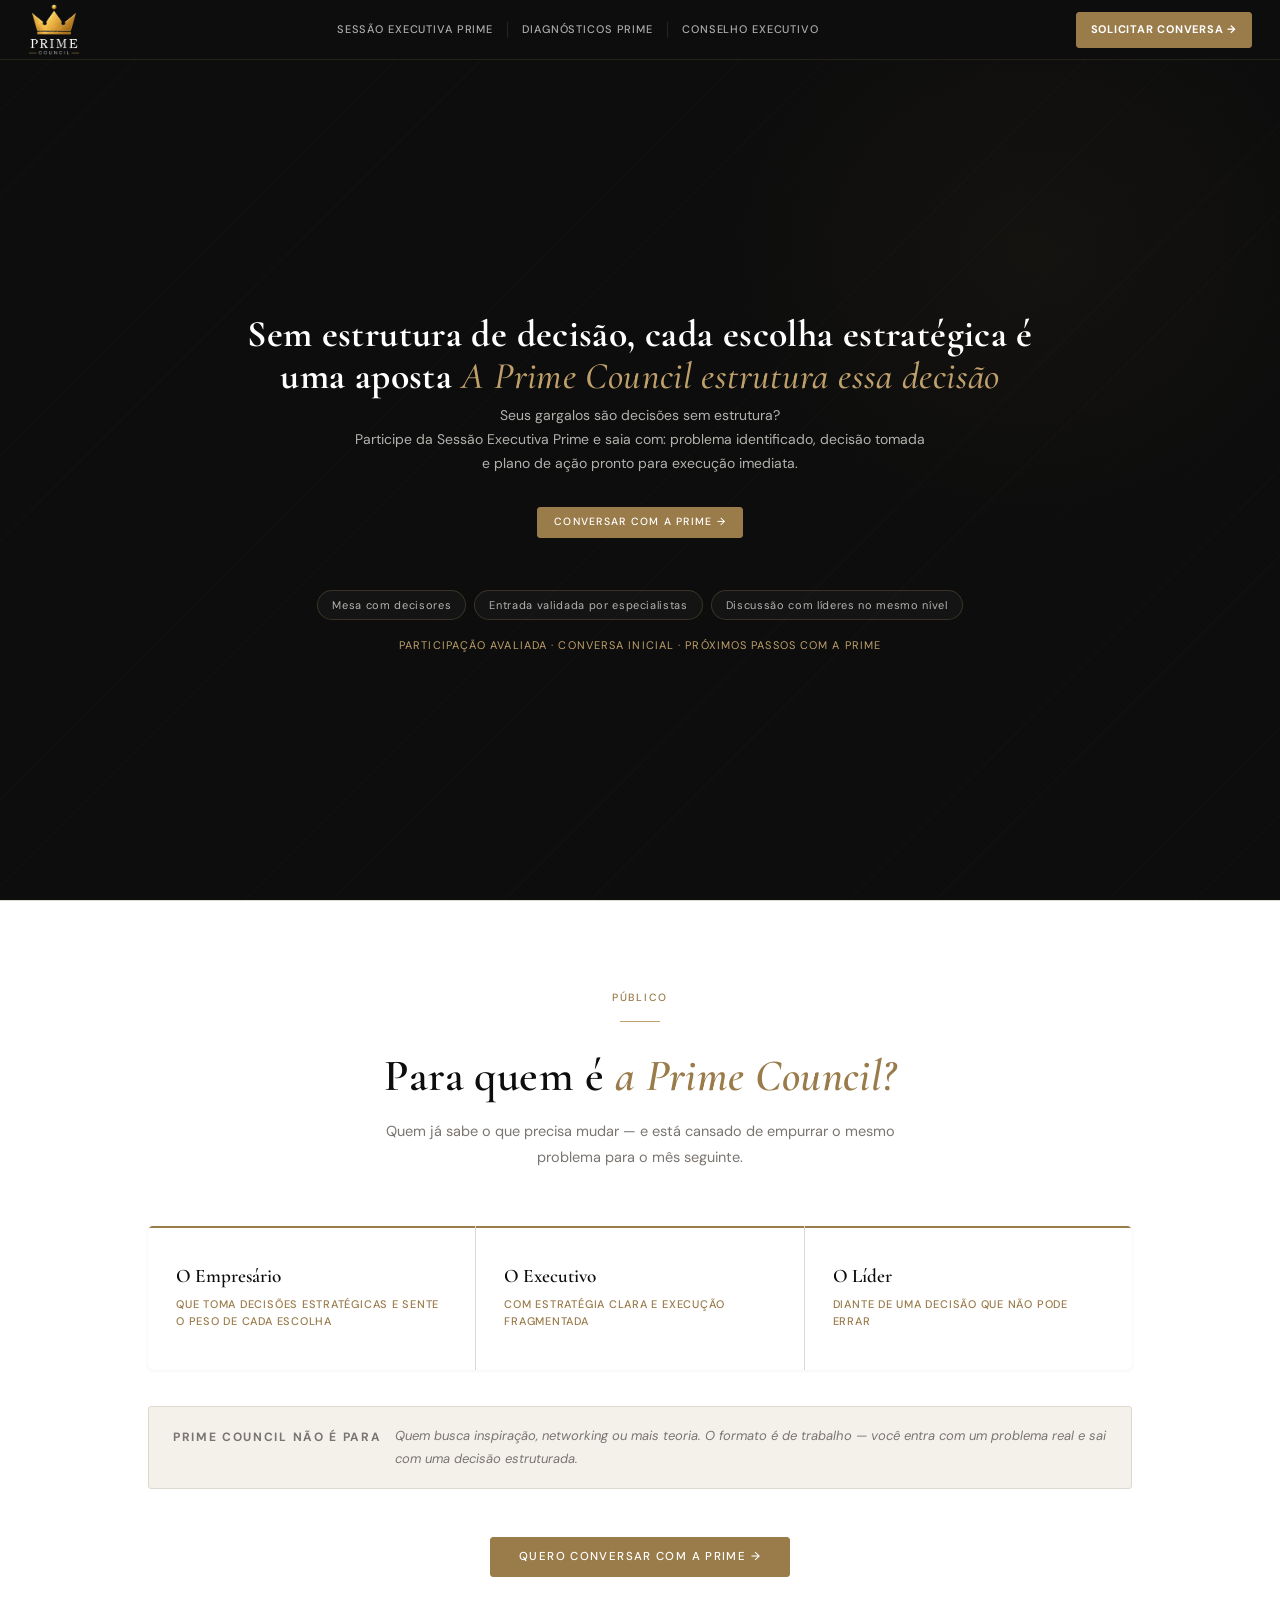
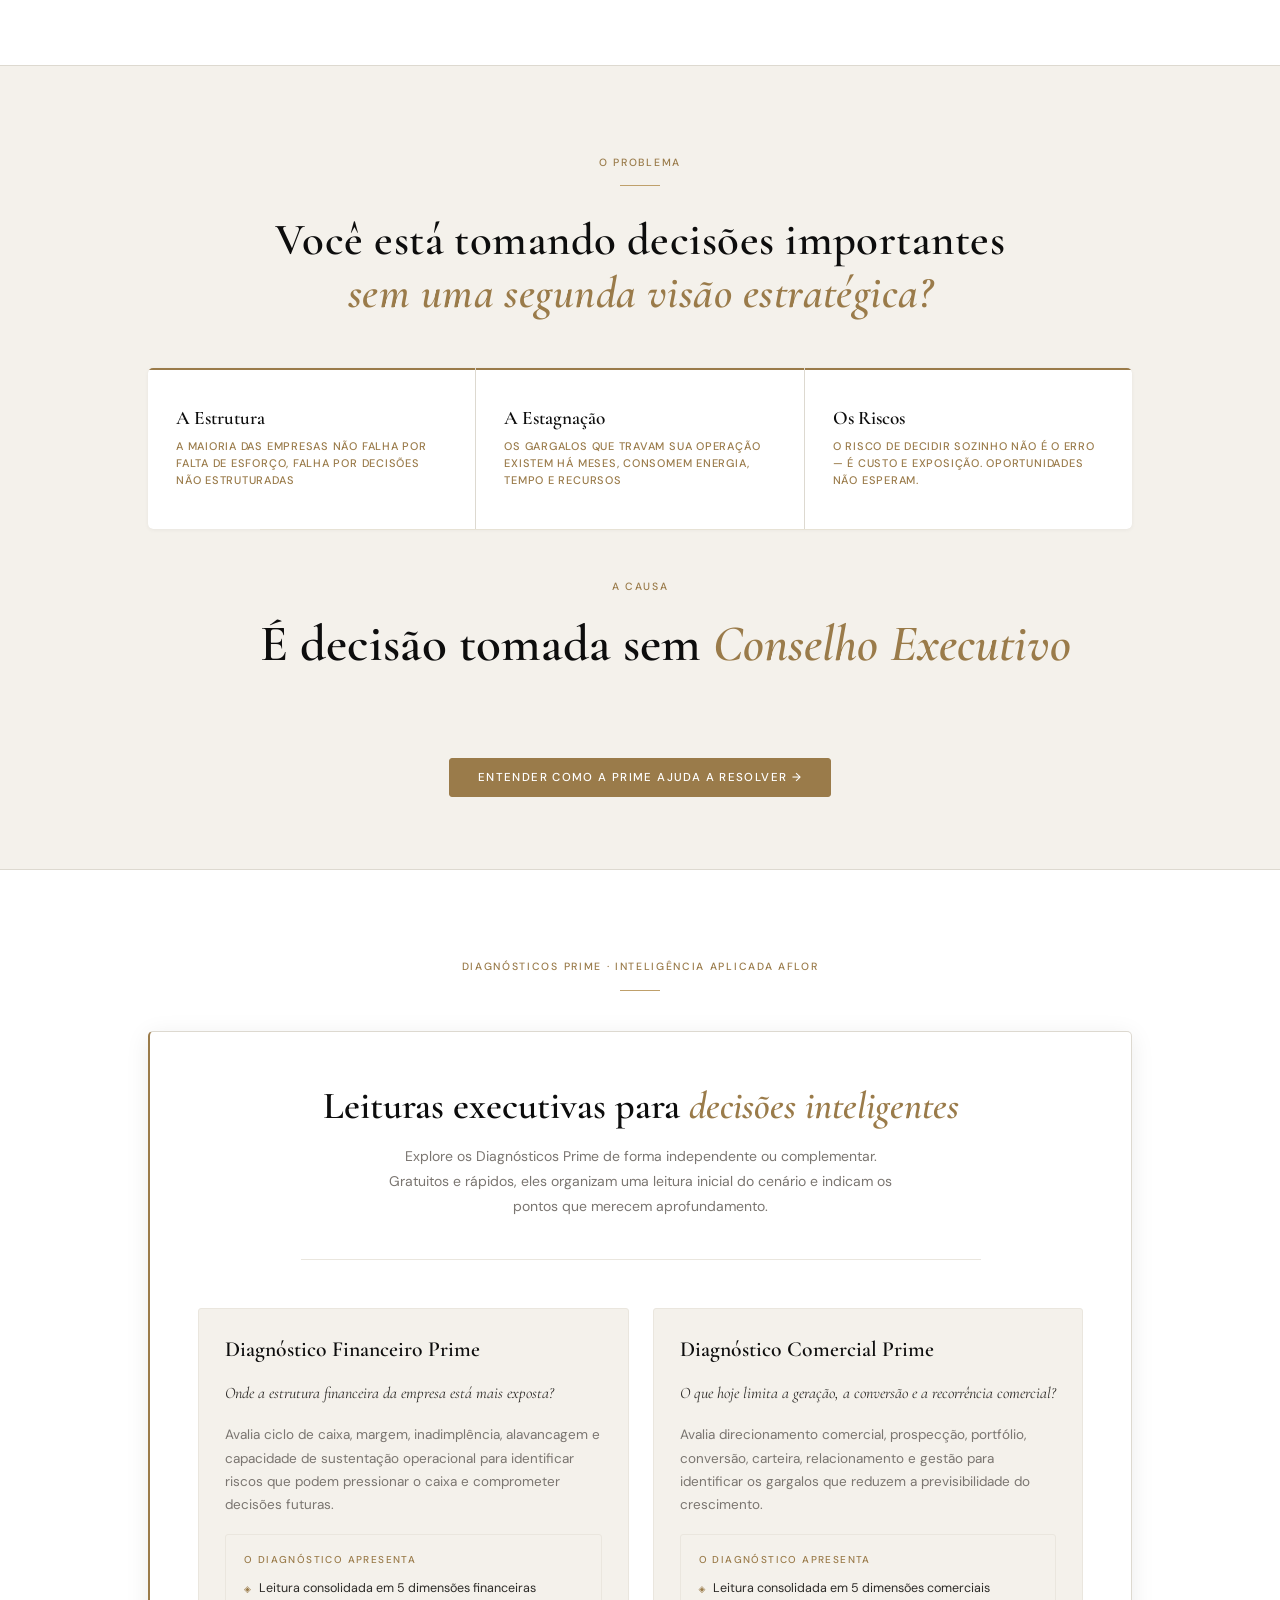
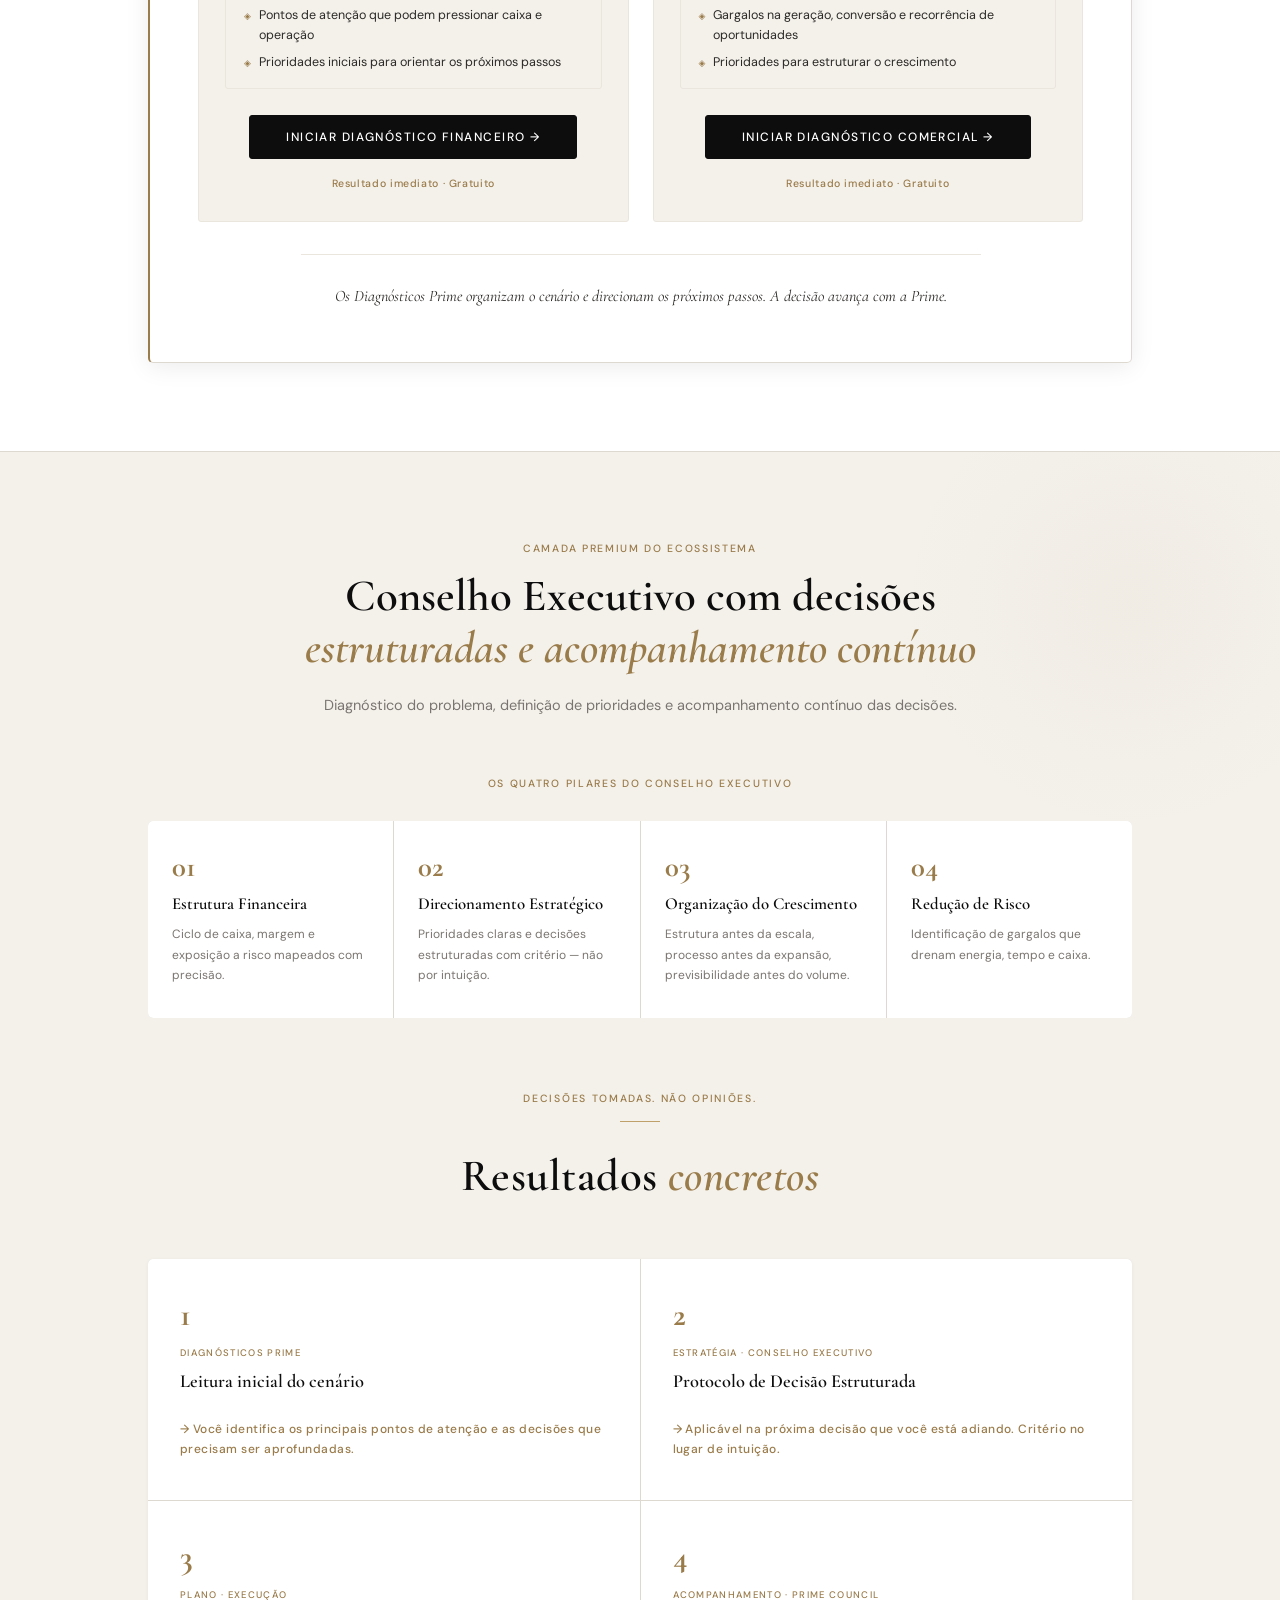
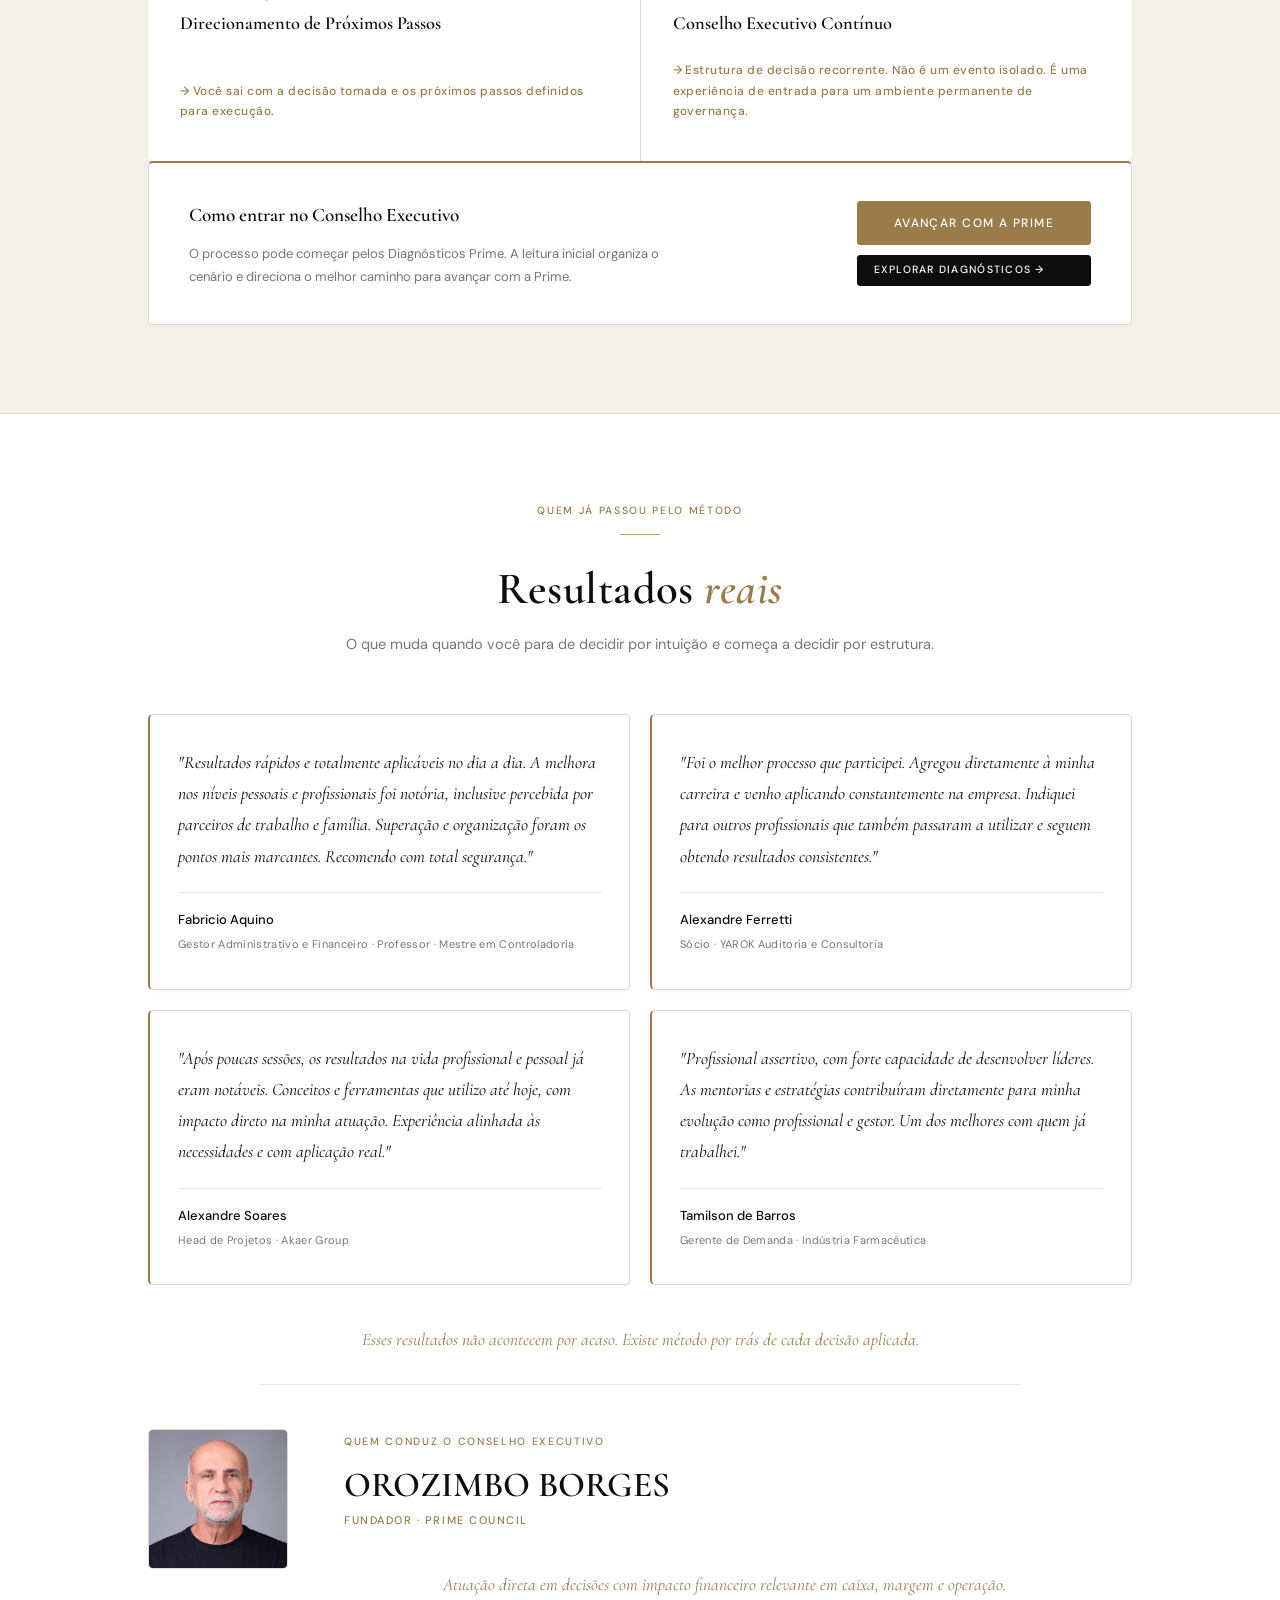
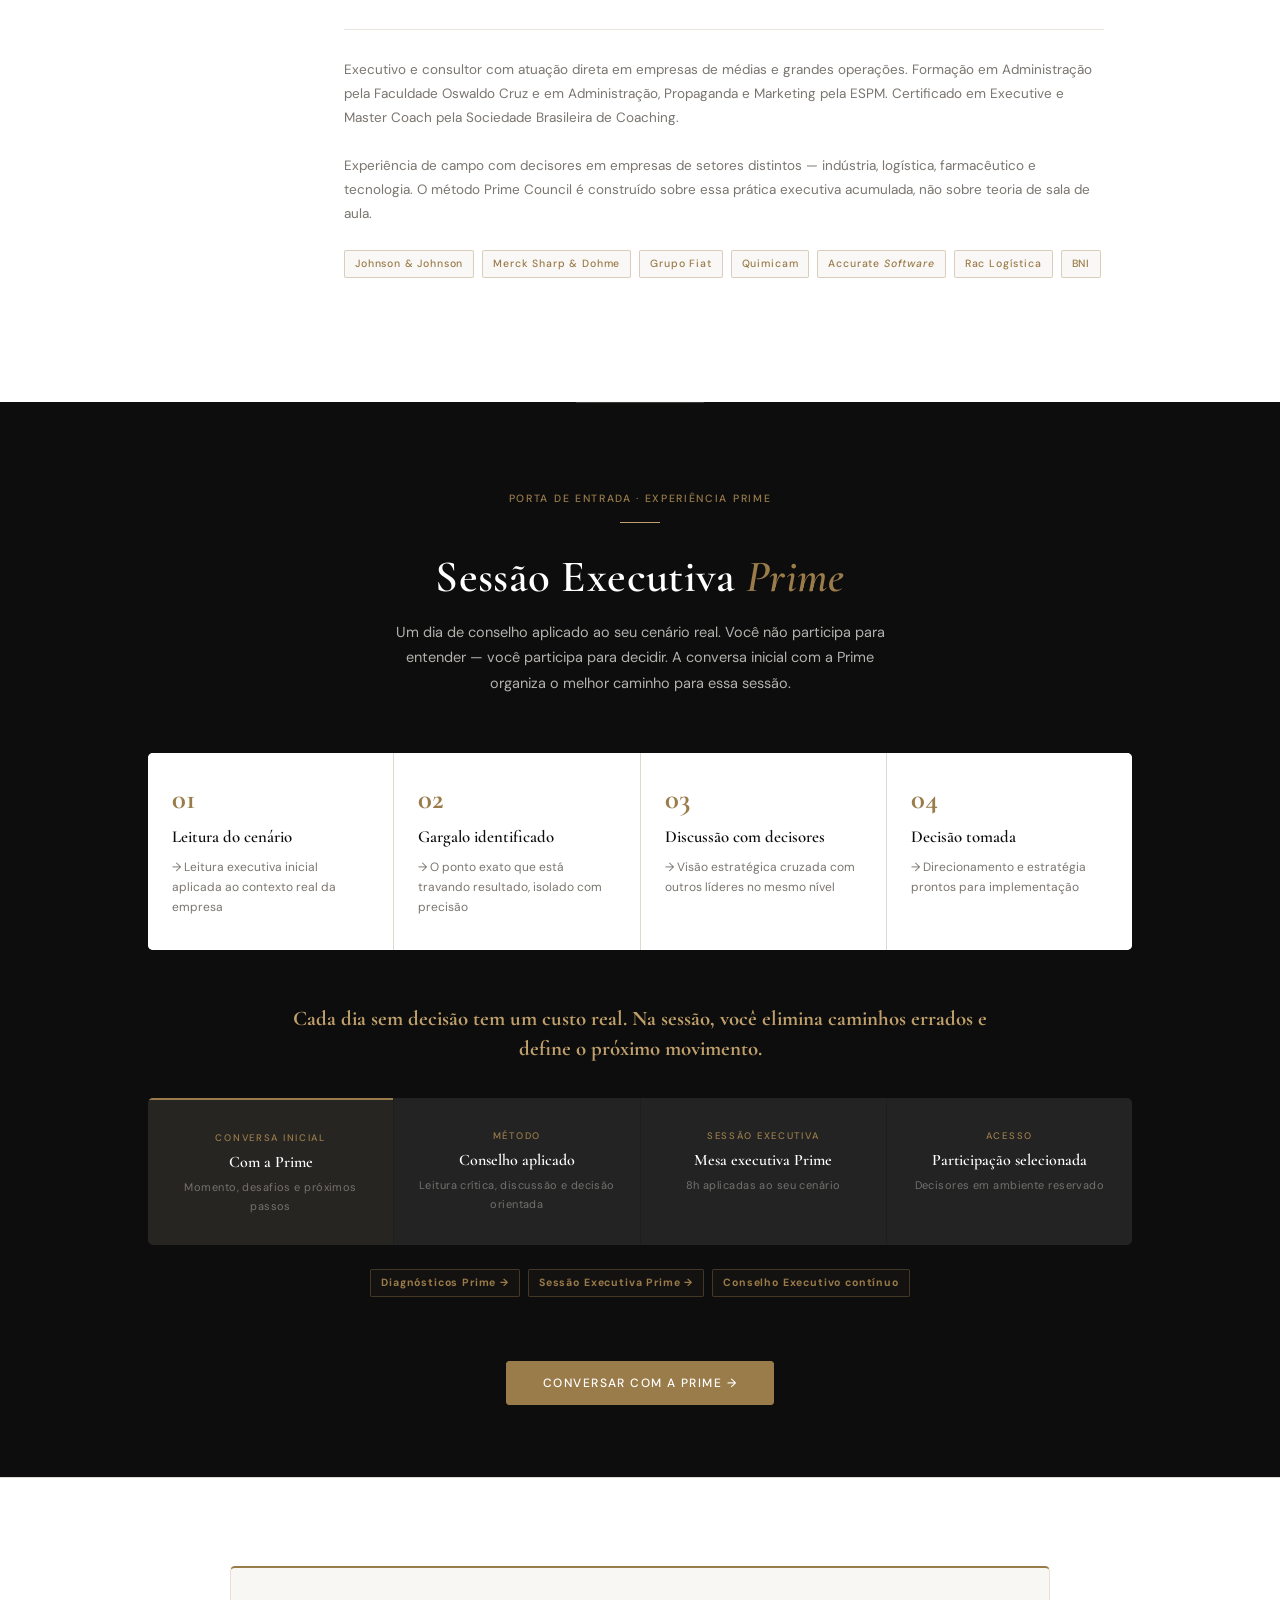
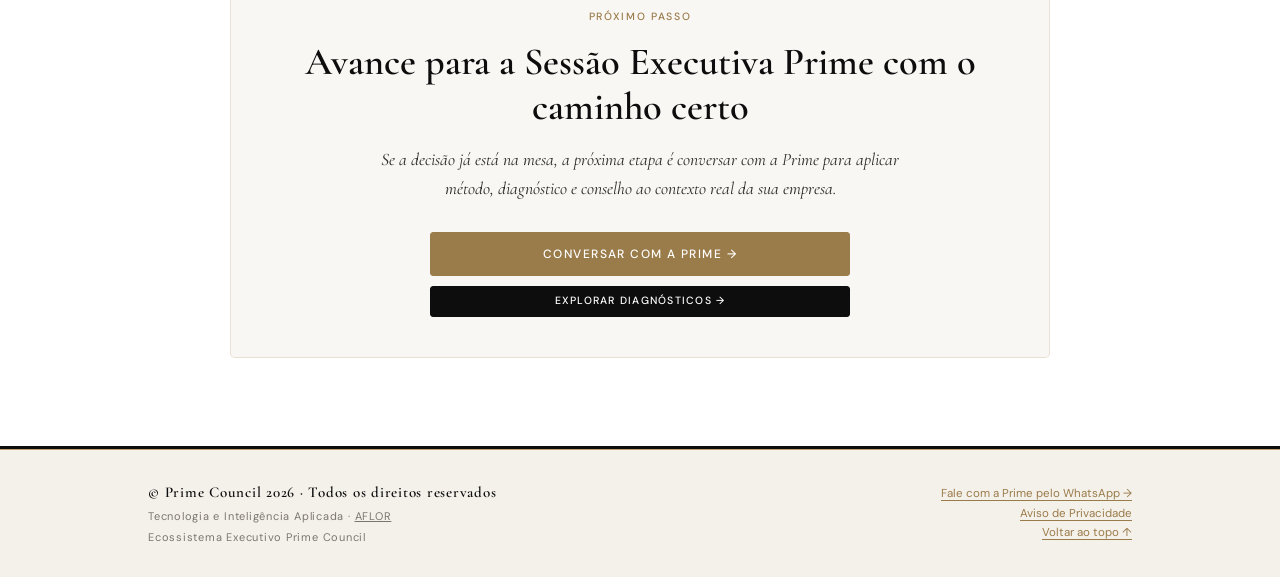
<file: index.html>
<!DOCTYPE html>
<html lang="pt-BR">
<head>
  <meta charset="UTF-8" />
  <meta name="viewport" content="width=device-width, initial-scale=1.0" />
  <title>Prime Council · Conselho Executivo para Decisões Estratégicas</title>

  <meta name="description" content="Sessão Executiva Prime para decisores que precisam de clareza estratégica, conselho aplicado e decisão orientada. Entrada por conversa inicial com a Prime." />
  <link rel="canonical" href="https://primecouncil.com/" />
  <link rel="alternate" hreflang="pt-BR" href="https://primecouncil.com/" />
  <meta name="robots" content="index, follow" />
  <meta name="author" content="Prime Council" />
  <meta name="theme-color" content="#1A2B3C" />
  <link rel="icon" type="image/png" sizes="32x32" href="assets/favicon-32.png">
  <link rel="icon" type="image/png" sizes="16x16" href="assets/favicon-16.png">
  <link rel="apple-touch-icon" sizes="180x180" href="assets/apple-touch-icon.png">
  <meta property="og:type" content="website" />
  <meta property="og:locale" content="pt_BR" />
  <meta property="og:title" content="Prime Council · Conselho Executivo para Decisões Estratégicas" />
  <meta property="og:description" content="Sessão Executiva Prime para decisores que precisam de clareza estratégica, conselho aplicado e decisão orientada. Entrada por conversa inicial com a Prime." />
  <meta property="og:url" content="https://primecouncil.com/" />
  <meta property="og:image" content="https://primecouncil.com/assets/og-prime.png">
  <meta property="og:image:width" content="1200">
  <meta property="og:image:height" content="630">
  <meta name="twitter:card" content="summary_large_image" />
  <meta name="twitter:title" content="Prime Council · Conselho Executivo para Decisões Estratégicas" />
  <meta name="twitter:description" content="Sessão Executiva Prime para decisores que precisam de clareza estratégica, conselho aplicado e decisão orientada. Entrada por conversa inicial com a Prime." />
  <meta name="twitter:image" content="https://primecouncil.com/assets/og-prime.png">
  <meta name="twitter:site" content="@primecouncil" />

  <link rel="preconnect" href="https://fonts.googleapis.com" />
  <link rel="preconnect" href="https://fonts.gstatic.com" crossorigin />
  <link rel="preload"
        href="https://fonts.googleapis.com/css2?family=Cormorant+Garamond:ital,wght@0,400;0,500;0,600;0,700;1,400;1,600&family=DM+Sans:wght@300;400;500;600&display=swap"
        as="style"
        onload="this.onload=null;this.rel='stylesheet'">
  <noscript>
    <link href="https://fonts.googleapis.com/css2?family=Cormorant+Garamond:ital,wght@0,400;0,500;0,600;0,700;1,400;1,600&family=DM+Sans:wght@300;400;500;600&display=swap"
          rel="stylesheet">
  </noscript>
  <link rel="stylesheet" href="style.css" />
  <link rel="stylesheet" href="mobile-nav.css">
  <script src="mobile-nav.js" defer></script>
</head>
<body>

  <!-- ============================================================
  HEADER FIXO
  ============================================================ -->
  <header class="site-header">
    <div class="site-header-inner">

      <a class="header-brand" href="https://primecouncil.com/">
        <div class="logo-mark">
          <img class="brand-icon-img" src="./assets/prime-council-logo-texto-claro-web.webp" alt="Prime Council">
        </div>
      </a>

      <nav class="header-nav" aria-label="Navegação principal">
        <a href="#evento" class="header-nav-link" data-nav="event">Sessão Executiva Prime</a>
        <span class="h-sep" aria-hidden="true"></span>
        <a href="#diagnostico" class="header-nav-link" data-nav="irfe">Diagnósticos Prime</a>
        <span class="h-sep" aria-hidden="true"></span>
        <a href="#prime-council" class="header-nav-link" data-nav="council">Conselho Executivo</a>
      </nav>

      <div class="header-ctas">
        <a href="./contato/"
           target="_blank"
           rel="noopener noreferrer"
           class="btn btn-gold btn-sm"
           aria-label="Solicitar conversa"
           data-flow="event-entry"
           data-entry="cold"
           data-cta-position="header">
          <strong>Solicitar conversa →</strong>
        </a>
      </div>

      <button class="prime-mobile-toggle" type="button" aria-label="Abrir menu" aria-expanded="false" aria-controls="prime-mobile-nav">
        <span></span><span></span><span></span>
      </button>
    </div>
    <nav class="prime-mobile-nav" id="prime-mobile-nav" aria-label="Menu mobile" hidden>
      <a href="https://primecouncil.com/#evento">Sessão Executiva Prime</a>
      <a href="https://primecouncil.com/#diagnostico">Diagnósticos Prime</a>
      <a href="https://primecouncil.com/#prime-council">Conselho Executivo</a>
      <a class="prime-mobile-cta" href="https://primecouncil.com/contato/" target="_blank" rel="noopener noreferrer" data-flow="event-entry" data-entry="cold" data-cta-position="header">Solicitar conversa →</a>
    </nav>
  </header>


  <main id="main-content" aria-label="Conteúdo principal">
<!-- ============================================================
  SEÇÃO 1 · HERO
  ============================================================ -->
    <section id="hero" aria-labelledby="hero-heading">
      <div class="hero-body">

        <h1 id="hero-heading" class="hero-h1">
          <strong>Sem estrutura de decisão, cada escolha estratégica é uma aposta</strong>
          <em>A Prime Council estrutura essa decisão</em>
        </h1>

        <p class="hero-invest">
          Seus gargalos são decisões sem estrutura?<br />
          Participe da Sessão Executiva Prime e saia com:
          problema identificado, decisão tomada e plano de ação pronto para execução imediata.
        </p>

        <div class="hero-ctas">
          <a href="./contato/"
             target="_blank"
             rel="noopener noreferrer"
             class="btn btn-gold btn-sm"
             aria-label="Conversar com a Prime"
             data-flow="event-entry"
             data-cta-position="hero-primary">
            Conversar com a Prime →
          </a>
        </div>

        <div class="hero-testdrive">
          <span class="hero-badge">Mesa com decisores</span>
          <span class="hero-badge">Entrada validada por especialistas</span>
          <span class="hero-badge">Discussão com líderes no mesmo nível</span>
        </div>

        <div class="hero-urgency">
          <span>Participação avaliada · conversa inicial · próximos passos com a Prime</span>
        </div>

      </div>
    </section>

<!-- ============================================================
       SEÇÃO 2 · PARA QUEM É
    ============================================================ -->
    <section id="para-quem" aria-label="Para quem é a Prime Council">
      <div class="container">

        <div class="section-header">
          <span class="section-lbl">Público</span>
          <div class="gold-rule" aria-hidden="true"></div>
          <h2>Para quem é <em>a Prime Council?</em></h2>
          <p class="lead">
            Quem já sabe o que precisa mudar — e está cansado de
            empurrar o mesmo problema para o mês seguinte.
          </p>
        </div>

        <div class="audience-grid">
          <div class="audience-card">
            <h3>O Empresário</h3>
            <p class="audience-situation">Que toma decisões estratégicas e sente o peso de cada escolha</p>
          </div>
          <div class="audience-card">
            <h3>O Executivo</h3>
            <p class="audience-situation">Com estratégia clara e execução fragmentada</p>
          </div>
          <div class="audience-card">
            <h3>O Líder</h3>
            <p class="audience-situation">Diante de uma decisão que não pode errar</p>
          </div>
        </div>

        <div class="audience-exclusion">
          <span class="exclusion-label"><strong>Prime Council não é para</strong></span>
          <p><em>Quem busca inspiração, networking ou mais teoria. O formato é de trabalho — você entra com um problema real e sai com uma decisão estruturada.</em></p>
        </div>

        <div class="section-cta-wrap">
          <a href="./contato/"
            target="_blank"
            rel="noopener noreferrer"
            class="btn btn-gold"
            data-flow="event-entry"
            data-cta-position="para-quem">
           Quero conversar com a Prime →
          </a>
        </div>

      </div>
    </section>

<!-- ============================================================
       SEÇÃO 3 · O PROBLEMA REAL
    ============================================================ -->
    <section id="problema" aria-label="O problema real">
      <div class="container">

        <div class="section-header">
          <span class="section-lbl">O problema</span>
          <div class="gold-rule" aria-hidden="true"></div>
          <h2>
            Você está tomando decisões importantes<br />
            <em>sem uma segunda visão estratégica?</em>
          </h2>
        </div>


        <div class="audience-grid">
          <div class="audience-card">
            <h3>A Estrutura</h3>
            <p class="audience-situation">A maioria das empresas não falha por falta de esforço, falha por decisões não estruturadas</p>
          </div>
          <div class="audience-card">
            <h3>A Estagnação</h3>
            <p class="audience-situation">Os gargalos que travam sua operação existem há meses, consomem energia, tempo e recursos</p>
          </div>
          <div class="audience-card">
            <h3>Os Riscos</h3>
            <p class="audience-situation">O risco de decidir sozinho não é o erro — é custo e exposição. Oportunidades não esperam.</p>
          </div>
        </div>

        <div class="qp-pivot">
          <span class="qp-pivot-label">A causa</span>
          <h2 class="qp-pivot-headline">
            É decisão tomada sem <em>Conselho Executivo</em>
          </h2>
        </div>

        <div class="section-cta-wrap">
          <a href="./contato/"
             target="_blank"
             rel="noopener noreferrer"
             class="btn btn-gold"
             data-flow="event-entry"
             data-cta-position="problema">
            Entender como a Prime ajuda a resolver →
          </a>
        </div>

      </div>
    </section>

<!-- ============================================================
       SEÇÃO 4 · DIAGNÓSTICOS PRIME
    ============================================================ -->
    <section id="diagnostico" aria-label="Diagnósticos Prime">
      <div class="container">

        <div class="irfe-outer-label">
          <span class="section-lbl">Diagnósticos Prime · Inteligência aplicada AFLOR</span>
          <div class="gold-rule" aria-hidden="true"></div>
        </div>

        <div class="diagnostico-card">

          <div class="irfe-headline">
            <h2>Leituras executivas para <em>decisões inteligentes</em></h2>
            <p>
              Explore os Diagnósticos Prime de forma independente ou complementar. Gratuitos e rápidos, eles organizam uma leitura inicial do cenário e indicam os pontos que merecem aprofundamento.
            </p>
          </div>

          <div class="diagnosticos-grid">
            <div class="diagnostico-option-card">
              <h3>Diagnóstico Financeiro Prime</h3>
              <p class="diagnostico-option-question">Onde a estrutura financeira da empresa está mais exposta?</p>
              <p class="diagnostico-option-desc">Avalia ciclo de caixa, margem, inadimplência, alavancagem e capacidade de sustentação operacional para identificar riscos que podem pressionar o caixa e comprometer decisões futuras.</p>
              <div class="irfe-info-box irfe-outputs">
                <span class="irfe-outputs-label">O diagnóstico apresenta</span>
                <ul class="irfe-output-list">
                  <li><span class="irfe-output-icon" aria-hidden="true">◈</span><span>Leitura consolidada em 5 dimensões financeiras</span></li>
                  <li><span class="irfe-output-icon" aria-hidden="true">◈</span><span>Pontos de atenção que podem pressionar caixa e operação</span></li>
                  <li><span class="irfe-output-icon" aria-hidden="true">◈</span><span>Prioridades iniciais para orientar os próximos passos</span></li>
                </ul>
              </div>
              <div class="irfe-entry-cta diagnostico-option-cta">
                <a href="./irfe/"
                   target="_blank"
                   rel="noopener noreferrer"
                   class="btn btn-primary btn-lg"
                   data-flow="diagnostic"
                   data-cta-position="diagnostico-financeiro">
                  Iniciar diagnóstico financeiro →
                </a>
                <div class="diagnostico-cta-meta">Resultado imediato · Gratuito</div>
              </div>
            </div>

            <div class="diagnostico-option-card">
              <h3>Diagnóstico Comercial Prime</h3>
              <p class="diagnostico-option-question">O que hoje limita a geração, a conversão e a recorrência comercial?</p>
              <p class="diagnostico-option-desc">Avalia direcionamento comercial, prospecção, portfólio, conversão, carteira, relacionamento e gestão para identificar os gargalos que reduzem a previsibilidade do crescimento.</p>
              <div class="irfe-info-box irfe-outputs">
                <span class="irfe-outputs-label">O diagnóstico apresenta</span>
                <ul class="irfe-output-list">
                  <li><span class="irfe-output-icon" aria-hidden="true">◈</span><span>Leitura consolidada em 5 dimensões comerciais</span></li>
                  <li><span class="irfe-output-icon" aria-hidden="true">◈</span><span>Gargalos na geração, conversão e recorrência de oportunidades</span></li>
                  <li><span class="irfe-output-icon" aria-hidden="true">◈</span><span>Prioridades para estruturar o crescimento</span></li>
                </ul>
              </div>
              <div class="irfe-entry-cta diagnostico-option-cta">
                <a href="./comercial/"
                   target="_blank"
                   rel="noopener noreferrer"
                   class="btn btn-primary btn-lg"
                   data-flow="diagnostic"
                   data-cta-position="diagnostico-comercial">
                  Iniciar diagnóstico comercial →
                </a>
                <div class="diagnostico-cta-meta">Resultado imediato · Gratuito</div>
              </div>
            </div>
          </div>

          <p class="diagnostico-section-note">Os Diagnósticos Prime organizam o cenário e direcionam os próximos passos. A decisão avança com a Prime.</p>

        </div>

      </div>
    </section>

<!-- ============================================================
       SEÇÃO 5 · CONSELHO EXECUTIVO PRIME
    ============================================================ -->
    <section id="prime-council" aria-label="Prime Council — camada premium do ecossistema">
      <div class="pc-bg-accent"></div>
      <div class="container">

        <div class="pc-header">
          <span class="pc-label">Camada premium do ecossistema</span>
          <h2 class="pc-headline">
            Conselho Executivo com decisões <em>estruturadas e acompanhamento contínuo</em>
          </h2>
          <p class="pc-subhead">
            Diagnóstico do problema, definição de prioridades e acompanhamento contínuo das decisões.
          </p>
        </div>

        <p class="pc-pillars-label">Os quatro pilares do Conselho Executivo</p>
        <div class="pc-pillars">
          <div class="pc-pillar">
            <span class="pc-pillar-num">01</span>
            <h3 class="pc-pillar-title">Estrutura Financeira</h3>
            <p class="pc-pillar-desc">Ciclo de caixa, margem e exposição a risco mapeados com precisão.</p>
          </div>
          <div class="pc-pillar">
            <span class="pc-pillar-num">02</span>
            <h3 class="pc-pillar-title">Direcionamento Estratégico</h3>
            <p class="pc-pillar-desc">Prioridades claras e decisões estruturadas com critério — não por intuição.</p>
          </div>
          <div class="pc-pillar">
            <span class="pc-pillar-num">03</span>
            <h3 class="pc-pillar-title">Organização do Crescimento</h3>
            <p class="pc-pillar-desc">Estrutura antes da escala, processo antes da expansão, previsibilidade antes do volume.</p>
          </div>
          <div class="pc-pillar">
            <span class="pc-pillar-num">04</span>
            <h3 class="pc-pillar-title">Redução de Risco</h3>
            <p class="pc-pillar-desc">Identificação de gargalos que drenam energia, tempo e caixa.</p>
          </div>
        </div>

        <div class="section-header">
          <span class="section-lbl">Decisões tomadas. Não opiniões.</span>
          <div class="gold-rule" aria-hidden="true"></div>
          <h2>Resultados <em>concretos</em></h2>
        </div>

        <div class="entregaveis-grid">
          <div class="entregavel-card">
            <div class="entregavel-num">1</div>
            <span class="entregavel-tag">Diagnósticos Prime</span>
            <h3>Leitura inicial do cenário</h3>
            <p class="entregavel-impact">→ Você identifica os principais pontos de atenção e as decisões que precisam ser aprofundadas.</p>
          </div>
          <div class="entregavel-card">
            <div class="entregavel-num">2</div>
            <span class="entregavel-tag">Estratégia · Conselho Executivo</span>
            <h3>Protocolo de Decisão Estruturada</h3>
            <p class="entregavel-impact">→ Aplicável na próxima decisão que você está adiando. Critério no lugar de intuição.</p>
          </div>
          <div class="entregavel-card">
            <div class="entregavel-num">3</div>
            <span class="entregavel-tag">Plano · Execução</span>
            <h3>Direcionamento de Próximos Passos</h3>
            <p class="entregavel-impact">→ Você sai com a decisão tomada e os próximos passos definidos para execução.</p>
          </div>
          <div class="entregavel-card">
            <div class="entregavel-num">4</div>
            <span class="entregavel-tag">Acompanhamento · Prime Council</span>
            <h3>Conselho Executivo Contínuo</h3>
            <p class="entregavel-impact">→ Estrutura de decisão recorrente. Não é um evento isolado. É uma experiência de entrada para um ambiente permanente de governança.</p>
          </div>
        </div>

        <div class="pc-access">
          <div class="pc-access-text">
            <h3>Como entrar no Conselho Executivo</h3>
            <p>
              O processo pode começar pelos Diagnósticos Prime. A leitura inicial organiza o cenário e direciona o melhor caminho para avançar com a Prime.
            </p>
          </div>
          <div class="pc-access-ctas">
            <a href="./contato/"
               target="_blank"
               rel="noopener noreferrer"
               class="btn btn-gold btn-lg"
               data-flow="event-entry"
               data-cta-position="prime-council-access-primary">
              Avançar com a Prime
            </a>
            <a href="#diagnostico"
               class="btn btn-primary btn-sm"
               data-flow="diagnostic"
               data-cta-position="prime-council-access-secondary">
              Explorar diagnósticos →
            </a>
          </div>
        </div>

      </div>
    </section>

<!-- ============================================================
       SEÇÃO 6 · PROVAS / RELATOS
    ============================================================ -->
    <section id="prova" aria-label="Prova social e facilitador">
      <div class="container">

        <div class="section-header">
          <span class="section-lbl">Quem já passou pelo método</span>
          <div class="gold-rule" aria-hidden="true"></div>
          <h2>Resultados <em>reais</em></h2>
          <p class="lead">
            O que muda quando você para de decidir por intuição e começa a decidir por estrutura.
          </p>
        </div>

        <div class="prova-grid">

          <div class="depoimento-card">
            <div class="depoimento-text">
              "Resultados rápidos e totalmente aplicáveis no dia a dia. A melhora nos níveis pessoais e
               profissionais foi notória, inclusive percebida por parceiros de trabalho e família. Superação
               e organização foram os pontos mais marcantes. Recomendo com total segurança."
            </div>
            <div class="depoimento-footer">
              <div class="depoimento-author">
                <strong>Fabricio Aquino</strong>
                <span>Gestor Administrativo e Financeiro · Professor · Mestre em Controladoria</span>
              </div>
            </div>
          </div>

          <div class="depoimento-card">
            <div class="depoimento-text">
              "Foi o melhor processo que participei. Agregou diretamente à minha
              carreira e venho aplicando constantemente na empresa. Indiquei para
              outros profissionais que também passaram a utilizar e seguem obtendo
              resultados consistentes."
            </div>
            <div class="depoimento-footer">
              <div class="depoimento-author">
                <strong>Alexandre Ferretti</strong>
                <span>Sócio · YAROK Auditoria e Consultoria</span>
              </div>
            </div>
          </div>

          <div class="depoimento-card">
            <div class="depoimento-text">
              "Após poucas sessões, os resultados na vida profissional e pessoal já
              eram notáveis. Conceitos e ferramentas que utilizo até hoje, com impacto
              direto na minha atuação. Experiência alinhada às necessidades e com aplicação real."
            </div>
            <div class="depoimento-footer">
              <div class="depoimento-author">
                <strong>Alexandre Soares</strong>
                <span>Head de Projetos · Akaer Group</span>
              </div>
            </div>
          </div>

          <div class="depoimento-card">
            <div class="depoimento-text">
              "Profissional assertivo, com forte capacidade de desenvolver líderes. As mentorias
               e estratégias contribuíram diretamente para minha evolução como profissional e gestor.
               Um dos melhores com quem já trabalhei."
            </div>
            <div class="depoimento-footer">
              <div class="depoimento-author">
                <strong>Tamilson de Barros</strong>
                <span>Gerente de Demanda · Indústria Farmacêutica</span>
              </div>
            </div>
          </div>

        </div>

          <p class="lead prova-method-note">
           Esses resultados não acontecem por acaso. Existe método por trás de cada decisão aplicada.
          </p>

        <div class="facilitador-grid">

          <div class="facilitador-avatar">
            <img
              src="./assets/orozimbo.jpeg"
              alt="Orozimbo Neto — Prime Council"
              class="facilitador-foto"
              loading="lazy"
              decoding="async"
            />
          </div>

          <div class="facilitador-body">
            <span class="section-lbl">Quem conduz o Conselho Executivo</span>

            <h2 class="facilitador-name">OROZIMBO BORGES</h2>

            <p class="facilitador-role">Fundador · Prime Council</p>

            <p class="facilitador-impact">Atuação direta em decisões com impacto financeiro relevante em caixa, margem e operação.</p>

            <p class="facilitador-bio">
              Executivo e consultor com atuação direta em empresas de médias e grandes operações. Formação em Administração pela Faculdade Oswaldo Cruz e em Administração, Propaganda e Marketing pela ESPM. Certificado em Executive e Master Coach pela Sociedade Brasileira de Coaching.
            </p>
            <p class="facilitador-bio">
              Experiência de campo com decisores em empresas de setores distintos — indústria, logística, farmacêutico e tecnologia. O método Prime Council é construído sobre essa prática executiva acumulada, não sobre teoria de sala de aula.
            </p>
            <div class="facilitador-credentials">
              <span class="cred-tag cred-tag--co">Johnson &amp; Johnson</span>
              <span class="cred-tag cred-tag--co">Merck Sharp &amp; Dohme</span>
              <span class="cred-tag cred-tag--co">Grupo Fiat</span>
              <span class="cred-tag cred-tag--co">Quimicam</span>
              <span class="cred-tag cred-tag--co">Accurate <em>Software</em></span>
              <span class="cred-tag cred-tag--co">Rac Logística</span>
              <span class="cred-tag cred-tag--co">BNI</span>
            </div>
          </div>

        </div>
</div>
    </section>

<!-- ============================================================
       SEÇÃO 7 · EVENTO — Sessão Executiva Prime
    ============================================================ -->
    <section id="evento" aria-label="Sessão Executiva Prime">
      <div class="container">

        <div class="section-header">
          <span class="section-lbl">Porta de entrada · Experiência Prime</span>
          <div class="gold-rule" aria-hidden="true"></div>
          <h2 class="inv">Sessão Executiva <em>Prime</em></h2>
          <p class="lead inv">Um dia de conselho aplicado ao seu cenário real. Você não participa para entender — você participa para decidir. A conversa inicial com a Prime organiza o melhor caminho para essa sessão.</p>
        </div>

          <div class="pc-pillars">
          <div class="pc-pillar">
            <span class="pc-pillar-num">01</span>
            <h3 class="pc-pillar-title">Leitura do cenário</h3>
            <p class="pc-pillar-desc">→ Leitura executiva inicial aplicada ao contexto real da empresa</p>
          </div>
          <div class="pc-pillar">
            <span class="pc-pillar-num">02</span>
            <h3 class="pc-pillar-title">Gargalo identificado</h3>
            <p class="pc-pillar-desc">→ O ponto exato que está travando resultado, isolado com precisão</p>
          </div>
          <div class="pc-pillar">
            <span class="pc-pillar-num">03</span>
            <h3 class="pc-pillar-title">Discussão com decisores</h3>
            <p class="pc-pillar-desc">→ Visão estratégica cruzada com outros líderes no mesmo nível</p>
          </div>
          <div class="pc-pillar">
            <span class="pc-pillar-num">04</span>
            <h3 class="pc-pillar-title">Decisão tomada</h3>
            <p class="pc-pillar-desc">→ Direcionamento e estratégia prontos para implementação</p>
          </div>
        </div>

        <p class="event-value-note event-card-val--gold">
          <strong>Cada dia sem decisão tem um custo real. Na sessão, você elimina caminhos errados e define o próximo movimento.</strong>
        </p>

        <div class="event-grid">
          <div class="event-card event-card--invest">
            <div class="event-card-lbl">Conversa inicial</div>
            <div class="event-card-val event-card-val--gold">Com a Prime</div>
            <div class="event-card-sub">Momento, desafios e próximos passos</div>
            
          </div>
          <div class="event-card">
            <div class="event-card-lbl">Método</div>
            <div class="event-card-val">Conselho aplicado</div>
            <div class="event-card-sub">Leitura crítica, discussão e decisão orientada</div>
          </div>
          <div class="event-card">
            <div class="event-card-lbl">SESSÃO EXECUTIVA</div>
            <div class="event-card-val">Mesa executiva Prime</div>
            <div class="event-card-sub">8h aplicadas ao seu cenário</div>
          </div>
          <div class="event-card">
            <div class="event-card-lbl">ACESSO</div>
            <div class="event-card-val event-card-val--gold">Participação selecionada</div>
            <div class="event-card-sub">Decisores em ambiente reservado</div>
          </div>
        </div>

        <div class="facilitador-credentials">
              <span class="cred-tag cred-tag--co"><strong>Diagnósticos Prime →</strong></span>
              <span class="cred-tag cred-tag--co"><strong>Sessão Executiva Prime →</strong></span>
              <span class="cred-tag cred-tag--co"><strong>Conselho Executivo contínuo</strong></span>
          </div>

      <div class="cta-final-single">
        <a href="./contato/"
           target="_blank"
           rel="noopener noreferrer"
           class="btn btn-gold btn-lg"
           data-flow="event-entry"
           data-cta-position="evento">
          Conversar com a Prime →
        </a>
      </div>

      </div>

    </section>

    <!-- ============================================================
       SEÇÃO 8 · CTA FINAL
    ============================================================ -->
    <section id="cta-final" aria-label="Próximo passo Prime Council">
      <div class="container">
        <div class="cta-box cta-box-final">
          <span class="section-lbl">Próximo passo</span>
          <h2>Avance para a Sessão Executiva Prime com o caminho certo</h2>
          <p>Se a decisão já está na mesa, a próxima etapa é conversar com a Prime para aplicar método, diagnóstico e conselho ao contexto real da sua empresa.</p>
          <div class="final-ctas">
            <a href="./contato/"
               target="_blank"
               rel="noopener noreferrer"
               class="btn btn-gold btn-lg"
               data-flow="event-entry"
               data-cta-position="cta-final-primary">
              Conversar com a Prime →
            </a>
            <a href="#diagnostico"
               class="btn btn-primary btn-sm"
               data-flow="diagnostic"
               data-cta-position="cta-final-secondary">
              Explorar diagnósticos →
            </a>
          </div>
        </div>
      </div>
    </section>
  </main>


  <div class="rule-black" aria-hidden="true"></div>
  <div class="rule-gold" aria-hidden="true"></div>


    <footer>
    <div class="container">
      <div class="footer-inner">

        <div class="footer-brand">
          © Prime Council 2026 · Todos os direitos reservados
          <span class="cta-note">
            Tecnologia e Inteligência Aplicada ·
            <a href="https://aflorsa.com.br/" target="_blank" rel="noopener noreferrer" class="link-footer-underline">AFLOR</a>
          </span>
          <span>Ecossistema Executivo Prime Council</span>
        </div>

        <div class="footer-copy">
          <a href="https://wa.me/5519992402233" target="_blank" rel="noopener noreferrer" class="link-footer-underline" data-flow="council-contact" data-cta-position="footer-whatsapp">
            Fale com a Prime pelo WhatsApp →
          </a>
          <br />
          <a href="./privacidade/" target="_blank" rel="noopener noreferrer" class="link-footer-underline" data-flow="privacy" data-cta-position="footer-privacy">
            Aviso de Privacidade
          </a>
          <br />
          <a href="#hero" data-flow="navigation" data-cta-position="footer-top">
            Voltar ao topo ↑
          </a>
        </div>

      </div>
    </div>
  </footer>

  <script type="application/ld+json">
  {
      "@context": "https://schema.org",
      "@graph": [
          {
              "@type": "Organization",
              "name": "Prime Council",
              "url": "https://primecouncil.com/",
              "contactPoint": {
                  "@type": "ContactPoint",
                  "telephone": "+55-19-99240-2233",
                  "contactType": "customer service",
                  "availableLanguage": "Portuguese"
              }
          },
          {
              "@type": "WebPage",
              "name": "Prime Council — Conselho Executivo para Decisões Estratégicas",
              "url": "https://primecouncil.com/",
              "description": "Sessão Executiva Prime para decisores que precisam de clareza estratégica, conselho aplicado e decisão orientada. Entrada por conversa inicial com a Prime.",
              "inLanguage": "pt-BR",
              "isPartOf": {
                  "@type": "WebSite",
                  "name": "Prime Council",
                  "url": "https://primecouncil.com/"
              }
          },
          {
              "@type": "BreadcrumbList",
              "itemListElement": [
                  {
                      "@type": "ListItem",
                      "position": 1,
                      "name": "Home",
                      "item": "https://primecouncil.com/"
                  }
              ]
          }
      ]
  }
  </script>

  <script src="scripts.js"></script>
  <script async src="https://aflorsa.com.br/analytics.js" data-asset="prime_lp"></script>
</body>
</html>
</file>
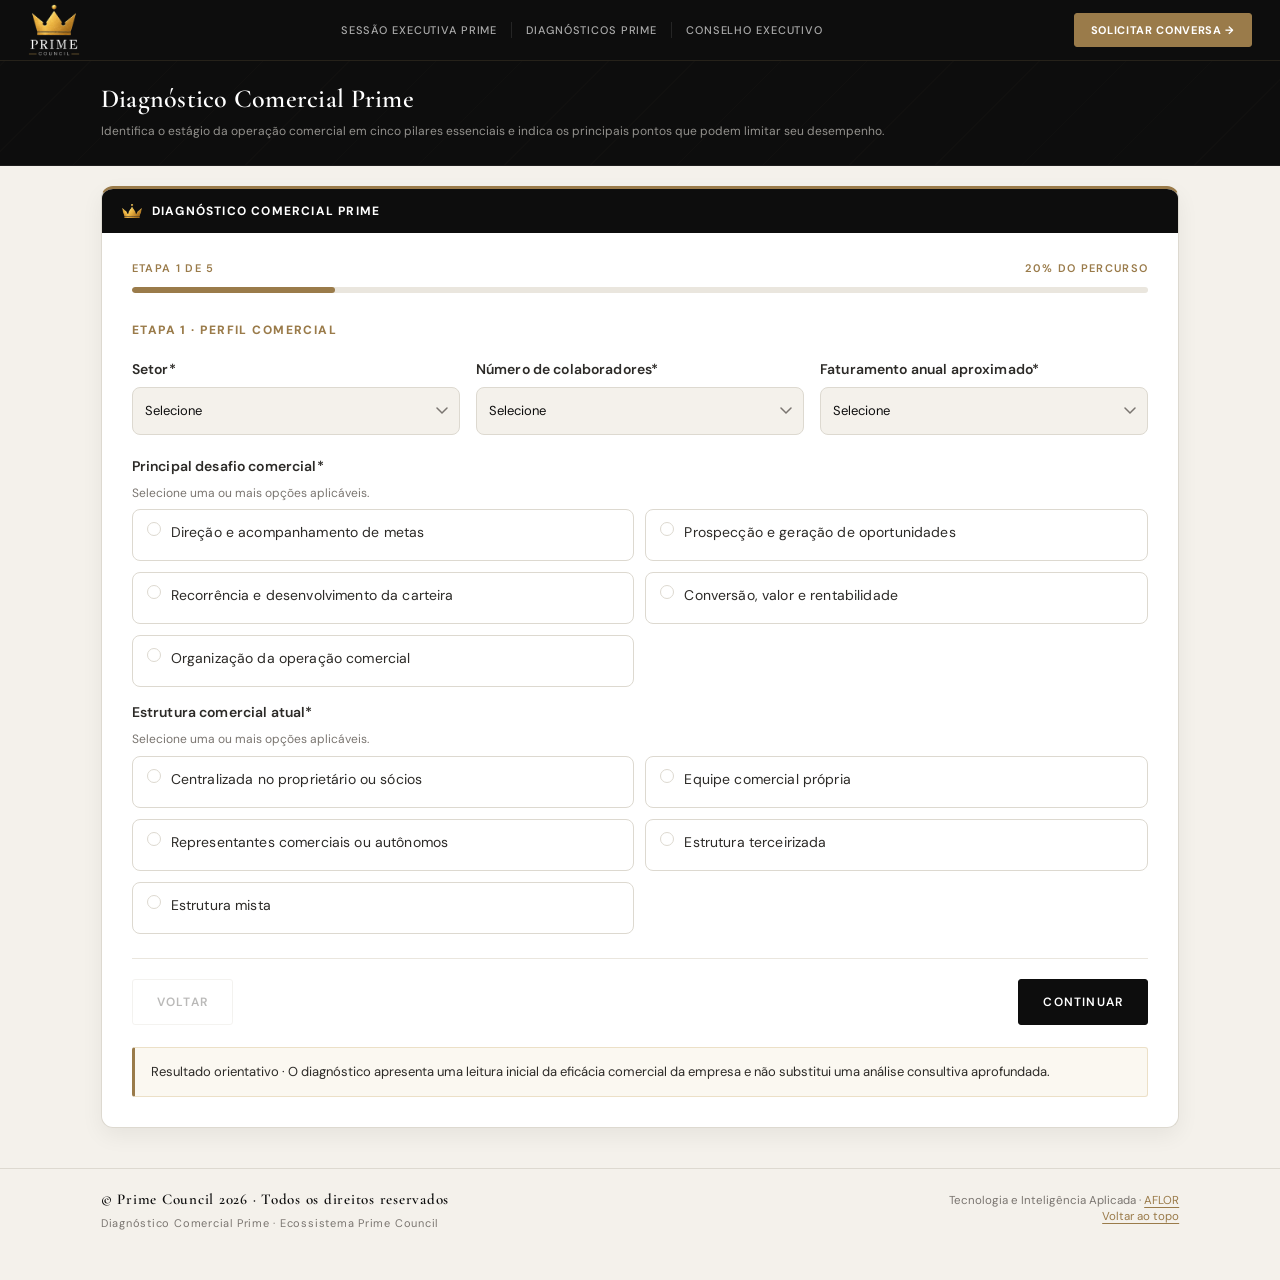
<file: comercial/index.html>
<!DOCTYPE html>
<html lang="pt-BR">
<head>
<meta charset="UTF-8">
<meta name="viewport" content="width=device-width, initial-scale=1.0">

<title>Diagnóstico Comercial Prime | Prime Council</title>

<meta name="description" content="Execute o Diagnóstico Comercial Prime e identifique o estágio da operação comercial, seus pontos mais desenvolvidos e as áreas que merecem aprofundamento." />
<link rel="canonical" href="https://primecouncil.com/comercial/" />
<link rel="alternate" hreflang="pt-BR" href="https://primecouncil.com/comercial/" />
<meta name="robots" content="index, follow" />
<meta name="author" content="Prime Council" />
<meta name="theme-color" content="#1A2B3C" />
<link rel="icon" type="image/png" sizes="32x32" href="../assets/favicon-32.png">
<link rel="icon" type="image/png" sizes="16x16" href="../assets/favicon-16.png">
<link rel="apple-touch-icon" sizes="180x180" href="../assets/apple-touch-icon.png">

<meta property="og:type" content="website" />
<meta property="og:locale" content="pt_BR" />
<meta property="og:title" content="Diagnóstico Comercial Prime | Prime Council" />
<meta property="og:description" content="Diagnóstico executivo para identificar o estágio da operação comercial em cinco pilares essenciais." />
<meta property="og:url" content="https://primecouncil.com/comercial/" />
<meta property="og:image" content="https://primecouncil.com/assets/og-prime.png">
<meta property="og:image:width" content="1200">
<meta property="og:image:height" content="630">

<meta name="twitter:card" content="summary_large_image" />
<meta name="twitter:title" content="Diagnóstico Comercial Prime | Prime Council" />
<meta name="twitter:description" content="Identifique o estágio da operação comercial e os principais pontos que podem limitar seu desempenho." />
<meta name="twitter:image" content="https://primecouncil.com/assets/og-prime.png">

<link rel="preconnect" href="https://fonts.googleapis.com">
<link rel="preconnect" href="https://fonts.gstatic.com" crossorigin>
<link href="https://fonts.googleapis.com/css2?family=Cormorant+Garamond:ital,wght@0,400;0,500;0,600;0,700;1,400&family=DM+Sans:wght@300;400;500&display=swap" rel="stylesheet">
<link rel="stylesheet" href="style.css?v=20260730-comercial-r13-loading-dark">
<link rel="stylesheet" href="../mobile-nav.css">
<script src="../mobile-nav.js" defer></script>
<script type="application/ld+json">
{
  "@context": "https://schema.org",
  "@type": "BreadcrumbList",
  "itemListElement": [
    {
      "@type": "ListItem",
      "position": 1,
      "name": "Prime Council",
      "item": "https://primecouncil.com/"
    },
    {
      "@type": "ListItem",
      "position": 2,
      "name": "Diagnóstico Comercial Prime",
      "item": "https://primecouncil.com/comercial/"
    }
  ]
}
</script>
</head>
<body>
<!-- ══ HEADER FIXO IRFE ════════════════════════════════════════════════ -->
<header class="site-header" id="top">
  <div class="site-header-inner">

    <a class="header-brand" href="https://primecouncil.com/" target="_blank" rel="noopener noreferrer">
      <div class="logo-mark">
        <img class="brand-icon-img" src="../assets/prime-council-logo-texto-claro-web.webp" alt="Prime Council">
      </div>
      <div>
        <span class="header-brand-name">Prime Council</span>
      </div>
    </a>

    <nav class="header-nav" aria-label="Navegação principal">
      <a href="https://primecouncil.com/#evento" target="_blank" rel="noopener noreferrer" class="header-nav-link" data-nav="event">Sessão Executiva Prime</a>
      <span class="h-sep" aria-hidden="true"></span>
      <a href="https://primecouncil.com/#diagnostico" target="_blank" rel="noopener noreferrer" class="header-nav-link" data-nav="irfe">Diagnósticos Prime</a>
      <span class="h-sep" aria-hidden="true"></span>
      <a href="https://primecouncil.com/#prime-council" target="_blank" rel="noopener noreferrer" class="header-nav-link" data-nav="council">Conselho Executivo</a>
    </nav>

    <div class="header-ctas">
      <a href="../contato/"
         target="_blank"
         rel="noopener noreferrer"
         class="btn btn-gold btn-sm"
         aria-label="Solicitar conversa"
         data-flow="event-entry"
         data-entry="cold"
         data-cta-position="header">
        <strong>Solicitar conversa →</strong>
      </a>
    </div>

    <button class="prime-mobile-toggle" type="button" aria-label="Abrir menu" aria-expanded="false" aria-controls="prime-mobile-nav">
      <span></span><span></span><span></span>
    </button>
  </div>
  <nav class="prime-mobile-nav" id="prime-mobile-nav" aria-label="Menu mobile" hidden>
    <a href="https://primecouncil.com/#evento">Sessão Executiva Prime</a>
    <a href="https://primecouncil.com/#diagnostico">Diagnósticos Prime</a>
    <a href="https://primecouncil.com/#prime-council">Conselho Executivo</a>
    <a class="prime-mobile-cta" href="https://primecouncil.com/contato/" target="_blank" rel="noopener noreferrer" data-flow="event-entry" data-entry="cold" data-cta-position="header">Solicitar conversa →</a>
  </nav>
</header>

<!-- ══ DARK HERO ════════════════════════════════════════════════ -->
<div class="irfe-hero">
  <div class="irfe-hero-inner">

    <div class="irfe-event-title">
      <h2 class="irfe-event-h2">Diagnóstico Comercial Prime</h2>
      <p class="irfe-event-sub">Identifica o estágio da operação comercial em cinco pilares essenciais e indica os principais pontos que podem limitar seu desempenho.</p>
    </div>

  </div>
</div>

<div class="page">
<main class="content diagnostic-app" id="diagnostic-app" data-view="questionnaire">

  <!-- ══ WIZARD DIAGNÓSTICO COMERCIAL PRIME ═════════════════════ -->
  <section class="config-panel questionnaire" id="questionnaire">
    <div class="config-header">
      <div class="config-mark" aria-hidden="true"><img src="../assets/prime-council-icone-coroa-metalica-web.webp" alt="" aria-hidden="true"></div>
      <div>
        <span class="config-kicker">Diagnóstico</span>
        <h2>Diagnóstico Comercial Prime</h2>
      </div>
    </div>
    <div class="config-body">
      <div class="wizard-shell" id="diagnostico-comercial">
    <div class="wizard-progress" aria-label="Progresso do diagnóstico">
      <div class="wizard-progress-meta">
        <span id="wizard-step-label" aria-live="polite">ETAPA 1 DE 5</span>
        <span id="wizard-step-percent">20% DO PERCURSO</span>
      </div>
      <div class="wizard-progress-track" role="progressbar" aria-valuemin="0" aria-valuemax="100" aria-valuenow="20">
        <span id="wizard-progress-fill" style="width:20%"></span>
      </div>
    </div>

    <div class="wizard-step active" data-step="1" aria-live="polite">
      <div class="wizard-block-kicker">ETAPA 1 · PERFIL COMERCIAL</div>
      <div class="question-grid question-grid-3">
        <div class="field" id="f-setor"><label>Setor<span class="req">*</span></label><select id="setor" name="setor"><option value="">Selecione</option><option>Agronegócio</option><option>Indústria</option><option>Construção Civil</option><option>Logística</option><option>Tecnologia</option><option>Saúde</option><option>Educação</option><option>Serviços</option><option>Comércio e Varejo</option><option>Outro</option></select><div class="err-msg">Selecione o setor.</div></div>
        <div class="field" id="f-funcionarios"><label>Número de colaboradores<span class="req">*</span></label><select id="funcionarios" name="funcionarios" required><option value="">Selecione</option><option value="10–50">Até 50 colaboradores</option><option value="51–100">51 a 100 colaboradores</option><option value="101–200">101 a 200 colaboradores</option><option value="mais de 200">Acima de 200 colaboradores</option></select><div class="err-msg">Selecione o porte da equipe.</div></div>
        <div class="field" id="f-faturamento"><label>Faturamento anual aproximado<span class="req">*</span></label><select id="faturamento" name="faturamento"><option value="">Selecione</option><option>Até R$ 1 milhão</option><option>De R$ 1 milhão a R$ 5 milhões</option><option>De R$ 5 milhões a R$ 20 milhões</option><option>De R$ 20 milhões a R$ 60 milhões</option><option>Acima de R$ 60 milhões</option><option>Prefiro não informar</option></select><div class="err-msg">Selecione a faixa de faturamento.</div></div>
      </div>
      <div class="field" id="f-desafio_comercial"><label>Principal desafio comercial<span class="req">*</span></label><div class="hint">Selecione uma ou mais opções aplicáveis.</div><div class="radio-group" id="rg-desafio_comercial"><label class="radio-opt"><input type="checkbox" name="desafio_comercial" value="direcao_metas"><div class="radio-dot"></div><span class="radio-label">Direção e acompanhamento de metas</span></label><label class="radio-opt"><input type="checkbox" name="desafio_comercial" value="prospeccao_oportunidades"><div class="radio-dot"></div><span class="radio-label">Prospecção e geração de oportunidades</span></label><label class="radio-opt"><input type="checkbox" name="desafio_comercial" value="recorrencia_carteira"><div class="radio-dot"></div><span class="radio-label">Recorrência e desenvolvimento da carteira</span></label><label class="radio-opt"><input type="checkbox" name="desafio_comercial" value="conversao_valor"><div class="radio-dot"></div><span class="radio-label">Conversão, valor e rentabilidade</span></label><label class="radio-opt"><input type="checkbox" name="desafio_comercial" value="organizacao_comercial"><div class="radio-dot"></div><span class="radio-label">Organização da operação comercial</span></label></div><div class="err-msg">Selecione o principal desafio comercial.</div></div>
      <div class="field" id="f-estrutura_comercial"><label>Estrutura comercial atual<span class="req">*</span></label><div class="hint">Selecione uma ou mais opções aplicáveis.</div><div class="radio-group" id="rg-estrutura_comercial"><label class="radio-opt"><input type="checkbox" name="estrutura_comercial" value="centralizada_socios"><div class="radio-dot"></div><span class="radio-label">Centralizada no proprietário ou sócios</span></label><label class="radio-opt"><input type="checkbox" name="estrutura_comercial" value="equipe_propria"><div class="radio-dot"></div><span class="radio-label">Equipe comercial própria</span></label><label class="radio-opt"><input type="checkbox" name="estrutura_comercial" value="representantes_autonomos"><div class="radio-dot"></div><span class="radio-label">Representantes comerciais ou autônomos</span></label><label class="radio-opt"><input type="checkbox" name="estrutura_comercial" value="estrutura_terceirizada"><div class="radio-dot"></div><span class="radio-label">Estrutura terceirizada</span></label><label class="radio-opt"><input type="checkbox" name="estrutura_comercial" value="estrutura_mista"><div class="radio-dot"></div><span class="radio-label">Estrutura mista</span></label></div><div class="err-msg">Selecione a estrutura comercial atual.</div></div>
    </div>

    <div class="wizard-step" data-step="2" aria-live="polite"><div class="wizard-block-kicker">ETAPA 2 · DIREÇÃO COMERCIAL</div><div class="question-grid question-grid-2 commercial-question-list">
      <div class="field" id="f-comercial_q01"><label>Como as metas orientam a atuação da equipe comercial?<span class="req">*</span></label><div class="radio-group" id="rg-comercial_q01"><label class="radio-opt"><input type="radio" name="comercial_q01" value="1"><div class="radio-dot"></div><span class="radio-label">Não há metas claras.</span></label><label class="radio-opt"><input type="radio" name="comercial_q01" value="2"><div class="radio-dot"></div><span class="radio-label">As metas são conhecidas, mas pouco seguidas.</span></label><label class="radio-opt"><input type="radio" name="comercial_q01" value="3"><div class="radio-dot"></div><span class="radio-label">As metas orientam a atuação com regularidade.</span></label><label class="radio-opt"><input type="radio" name="comercial_q01" value="4"><div class="radio-dot"></div><span class="radio-label">As metas definem prioridades e decisões.</span></label></div><div class="err-msg">Selecione uma alternativa.</div></div>
      <div class="field" id="f-comercial_q02"><label>Como os resultados comerciais são acompanhados?<span class="req">*</span></label><div class="radio-group" id="rg-comercial_q02"><label class="radio-opt"><input type="radio" name="comercial_q02" value="1"><div class="radio-dot"></div><span class="radio-label">Não são acompanhados regularmente.</span></label><label class="radio-opt"><input type="radio" name="comercial_q02" value="2"><div class="radio-dot"></div><span class="radio-label">São revisados de forma ocasional.</span></label><label class="radio-opt"><input type="radio" name="comercial_q02" value="3"><div class="radio-dot"></div><span class="radio-label">São revisados com frequência definida.</span></label><label class="radio-opt"><input type="radio" name="comercial_q02" value="4"><div class="radio-dot"></div><span class="radio-label">Os indicadores orientam ajustes na atuação.</span></label></div><div class="err-msg">Selecione uma alternativa.</div></div>
    </div></div>

    <div class="wizard-step" data-step="3" aria-live="polite"><div class="wizard-block-kicker">ETAPA 3 · GERAÇÃO E DESENVOLVIMENTO DE OPORTUNIDADES</div><div class="question-grid question-grid-2 commercial-question-list">
      <div class="field" id="f-comercial_q03"><label>Como funciona a geração de novos clientes?<span class="req">*</span></label><div class="radio-group" id="rg-comercial_q03"><label class="radio-opt"><input type="radio" name="comercial_q03" value="1"><div class="radio-dot"></div><span class="radio-label">Dependemos da demanda espontânea.</span></label><label class="radio-opt"><input type="radio" name="comercial_q03" value="2"><div class="radio-dot"></div><span class="radio-label">Prospectamos sem frequência definida.</span></label><label class="radio-opt"><input type="radio" name="comercial_q03" value="3"><div class="radio-dot"></div><span class="radio-label">Mantemos uma rotina de prospecção.</span></label><label class="radio-opt"><input type="radio" name="comercial_q03" value="4"><div class="radio-dot"></div><span class="radio-label">A prospecção é gerida por indicadores.</span></label></div><div class="err-msg">Selecione uma alternativa.</div></div>
      <div class="field" id="f-comercial_q04"><label>Como a empresa acompanha clientes inativos ou com queda nas compras?<span class="req">*</span></label><div class="radio-group" id="rg-comercial_q04"><label class="radio-opt"><input type="radio" name="comercial_q04" value="1"><div class="radio-dot"></div><span class="radio-label">Não acompanhamos essas mudanças.</span></label><label class="radio-opt"><input type="radio" name="comercial_q04" value="2"><div class="radio-dot"></div><span class="radio-label">Identificamos, mas raramente agimos.</span></label><label class="radio-opt"><input type="radio" name="comercial_q04" value="3"><div class="radio-dot"></div><span class="radio-label">Realizamos ações de reativação.</span></label><label class="radio-opt"><input type="radio" name="comercial_q04" value="4"><div class="radio-dot"></div><span class="radio-label">Monitoramos a recorrência preventivamente.</span></label></div><div class="err-msg">Selecione uma alternativa.</div></div>
      <div class="field" id="f-comercial_q05"><label>Como a equipe desenvolve oportunidades além da compra habitual do cliente?<span class="req">*</span></label><div class="radio-group" id="rg-comercial_q05"><label class="radio-opt"><input type="radio" name="comercial_q05" value="1"><div class="radio-dot"></div><span class="radio-label">Não exploramos novas oportunidades.</span></label><label class="radio-opt"><input type="radio" name="comercial_q05" value="2"><div class="radio-dot"></div><span class="radio-label">Exploramos apenas de forma pontual.</span></label><label class="radio-opt"><input type="radio" name="comercial_q05" value="3"><div class="radio-dot"></div><span class="radio-label">Exploramos conforme as necessidades identificadas.</span></label><label class="radio-opt"><input type="radio" name="comercial_q05" value="4"><div class="radio-dot"></div><span class="radio-label">Exploramos com critérios por cliente e potencial.</span></label></div><div class="err-msg">Selecione uma alternativa.</div></div>
      <div class="field" id="f-comercial_q06"><label>Como a equipe aplica o conhecimento das soluções?<span class="req">*</span></label><div class="radio-group" id="rg-comercial_q06"><label class="radio-opt"><input type="radio" name="comercial_q06" value="1"><div class="radio-dot"></div><span class="radio-label">Focamos apenas em produto e preço.</span></label><label class="radio-opt"><input type="radio" name="comercial_q06" value="2"><div class="radio-dot"></div><span class="radio-label">Apresentamos benefícios de forma genérica.</span></label><label class="radio-opt"><input type="radio" name="comercial_q06" value="3"><div class="radio-dot"></div><span class="radio-label">Relacionamos benefícios às necessidades.</span></label><label class="radio-opt"><input type="radio" name="comercial_q06" value="4"><div class="radio-dot"></div><span class="radio-label">Adaptamos a solução ao contexto do cliente.</span></label></div><div class="err-msg">Selecione uma alternativa.</div></div>
    </div></div>

    <div class="wizard-step" data-step="4" aria-live="polite"><div class="wizard-block-kicker">ETAPA 4 · CONVERSÃO E GESTÃO DA CARTEIRA</div><div class="question-grid question-grid-2 commercial-question-list">
      <div class="field" id="f-comercial_q07"><label>Como as objeções são tratadas nas negociações?<span class="req">*</span></label><div class="radio-group" id="rg-comercial_q07"><label class="radio-opt"><input type="radio" name="comercial_q07" value="1"><div class="radio-dot"></div><span class="radio-label">Não há uma abordagem definida.</span></label><label class="radio-opt"><input type="radio" name="comercial_q07" value="2"><div class="radio-dot"></div><span class="radio-label">Cada vendedor responde à sua maneira.</span></label><label class="radio-opt"><input type="radio" name="comercial_q07" value="3"><div class="radio-dot"></div><span class="radio-label">Usamos argumentos previamente estruturados.</span></label><label class="radio-opt"><input type="radio" name="comercial_q07" value="4"><div class="radio-dot"></div><span class="radio-label">As abordagens evoluem com os casos reais.</span></label></div><div class="err-msg">Selecione uma alternativa.</div></div>
      <div class="field" id="f-comercial_q08"><label>Como a equipe conduz negociações pressionadas por preço?<span class="req">*</span></label><div class="radio-group" id="rg-comercial_q08"><label class="radio-opt"><input type="radio" name="comercial_q08" value="1"><div class="radio-dot"></div><span class="radio-label">O desconto é a resposta principal.</span></label><label class="radio-opt"><input type="radio" name="comercial_q08" value="2"><div class="radio-dot"></div><span class="radio-label">A defesa de valor é irregular.</span></label><label class="radio-opt"><input type="radio" name="comercial_q08" value="3"><div class="radio-dot"></div><span class="radio-label">O valor é defendido com argumentos claros.</span></label><label class="radio-opt"><input type="radio" name="comercial_q08" value="4"><div class="radio-dot"></div><span class="radio-label">A negociação prioriza valor e rentabilidade.</span></label></div><div class="err-msg">Selecione uma alternativa.</div></div>
      <div class="field" id="f-comercial_q09"><label>Como as atividades comerciais são priorizadas?<span class="req">*</span></label><div class="radio-group" id="rg-comercial_q09"><label class="radio-opt"><input type="radio" name="comercial_q09" value="1"><div class="radio-dot"></div><span class="radio-label">Pelas demandas do dia.</span></label><label class="radio-opt"><input type="radio" name="comercial_q09" value="2"><div class="radio-dot"></div><span class="radio-label">Pela organização de cada vendedor.</span></label><label class="radio-opt"><input type="radio" name="comercial_q09" value="3"><div class="radio-dot"></div><span class="radio-label">Por prioridades previamente definidas.</span></label><label class="radio-opt"><input type="radio" name="comercial_q09" value="4"><div class="radio-dot"></div><span class="radio-label">Por potencial e impacto comercial.</span></label></div><div class="err-msg">Selecione uma alternativa.</div></div>
      <div class="field" id="f-comercial_q10"><label>Como a carteira de clientes é organizada?<span class="req">*</span></label><div class="radio-group" id="rg-comercial_q10"><label class="radio-opt"><input type="radio" name="comercial_q10" value="1"><div class="radio-dot"></div><span class="radio-label">Não há critérios definidos.</span></label><label class="radio-opt"><input type="radio" name="comercial_q10" value="2"><div class="radio-dot"></div><span class="radio-label">A organização depende de cada vendedor.</span></label><label class="radio-opt"><input type="radio" name="comercial_q10" value="3"><div class="radio-dot"></div><span class="radio-label">Há critérios comuns de segmentação.</span></label><label class="radio-opt"><input type="radio" name="comercial_q10" value="4"><div class="radio-dot"></div><span class="radio-label">A segmentação orienta o acompanhamento.</span></label></div><div class="err-msg">Selecione uma alternativa.</div></div>
    </div></div>
    <div class="wizard-step" data-step="5" aria-live="polite">
      <div class="wizard-block-kicker">ETAPA 5 · IDENTIFICAÇÃO</div>
      <div class="question-grid question-grid-3 ident-question-grid">
        <div class="field">
          <label>Nome da empresa</label>
          <input type="text" id="empresa" placeholder="Razão social ou nome fantasia">
        </div>
        <div class="field">
          <label>Nome completo<span class="req">*</span></label>
          <input type="text" id="responsavel" placeholder="Seu nome completo" required>
        </div>
        <div class="field" id="f-cargo">
          <label>Posição na empresa</label>
          <select id="cargo">
            <option value="">Selecione</option>
            <option>Proprietário / Fundador</option>
            <option>Sócio</option>
            <option>CEO / Diretor Executivo</option>
            <option>Diretor (área)</option>
            <option>Gerente / Coordenador</option>
            <option>Outro</option>
          </select>
          <div class="err-msg">Selecione sua posição.</div>
        </div>
        <div class="field field-span-2">
          <label>E-mail<span class="req">*</span></label>
          <input type="email" id="email" name="email" placeholder="seu@email.com.br" required>
        </div>
        <div class="field">
          <label>Celular (WhatsApp)<span class="req">*</span></label>
          <input type="tel" id="telefone" inputmode="numeric" maxlength="15" placeholder="(11) 99999-9999" required>
        </div>
      </div>
      <input type="text" name="website" id="hp_website" autocomplete="off"
             style="display:none;position:absolute;left:-9999px;opacity:0;height:0;width:0;"
             tabindex="-1" aria-hidden="true">
      <div class="lgpd-field" id="lgpd-field">
        <label class="lgpd-wrap">
          <input type="checkbox" id="lgpd">
          <span>Autorizo a <strong>Prime Council</strong> a utilizar os dados deste diagnóstico para análise interna e contato relacionado ao Diagnóstico Comercial Prime, conforme o <a href="/privacidade/" target="_blank" rel="noopener noreferrer">Aviso de Privacidade</a>.*</span>
        </label>
      </div>
      <div class="err-msg" id="err-msg">Preencha todos os campos obrigatórios e aceite o termo de consentimento para prosseguir.</div>
    </div>

    <div class="wizard-nav">
      <button type="button" class="btn-back" id="wizard-back" disabled>Voltar</button>
      <button type="button" class="btn-next-step" id="wizard-next">Continuar</button>
      <button type="button" class="btn-calc" id="wizard-submit" onclick="coletarPayloadComercialR1()">Gerar diagnóstico</button>
    </div>
    <div class="analysis-notice">Resultado orientativo · O diagnóstico apresenta uma leitura inicial da eficácia comercial da empresa e não substitui uma análise consultiva aprofundada.</div>
      </div>
    </div>
  </section>

  <!-- ══ LOADING ═════════════════════════════════════════════════ -->
  <div class="diagnosis-loading" id="diagnosis-loading" aria-live="polite" aria-hidden="true">
    <div class="loading-card" role="status">
      <div class="prime-loading-visual" aria-hidden="true">
        <div class="prime-loading-ring">
          <img class="prime-loading-logo" src="../assets/prime-council-logo-texto-claro-web.webp" alt="" aria-hidden="true">
        </div>
      </div>
      <p class="prime-loading-title">Gerando seu diagnóstico</p>
      <p class="prime-loading-copy">Aguarde enquanto consolidamos sua análise comercial.</p>
      <span class="sr-only">Gerando seu diagnóstico comercial. Aguarde.</span>
    </div>
  </div>

  <!-- ══ RESULTS ══════════════════════════════════════════════════ -->
  <div class="results" id="results">

    <div class="result-head result-heading" id="result-head">
      <div class="result-heading-main">
        <div class="result-kicker">RESULTADO DO DIAGNÓSTICO COMERCIAL</div>
        <h2 id="result-title">Análise comercial da empresa</h2>
        <p class="result-status">Índice Comercial · Motor V1</p>
      </div>
      <div class="result-date" id="result-date">—</div>
    </div>

    <!-- Identificação — exibida no relatório/PDF -->
    <div class="ident-block" id="ident-block">
      <div class="section-lbl">Identificação da Empresa</div>
      <div class="ident-grid">
        <div class="ident-row ident-empresa">
          <span class="ident-lbl">Empresa</span>
          <span class="ident-val" id="r-empresa">—</span>
        </div>
        <div class="ident-row ident-porte">
          <span class="ident-lbl">Porte</span>
          <span class="ident-val" id="r-funcionarios">—</span>
        </div>
        <div class="ident-row ident-responsavel">
          <span class="ident-lbl">Responsável</span>
          <span class="ident-val" id="r-responsavel">—</span>
        </div>
        <div class="ident-row ident-contato">
          <span class="ident-lbl">Contato</span>
          <span class="ident-val" id="r-contato">—</span>
        </div>
        <div class="ident-row ident-email print-only">
          <span class="ident-lbl">E-mail</span>
          <span class="ident-val" id="r-email">—</span>
        </div>
      </div>
    </div>

    <div class="result-indicators-grid">
    <!-- Gauge -->
    <div class="gauge-section">
      <div class="score-lbl">Índice Comercial</div>
      <div class="score-num" id="score-num">—</div>
      <div id="badge" class="badge"></div>
      <div><div id="cc2" class="cc-chip2"></div></div>
    </div>
    <!-- Subscores -->
    <div class="subcards" id="subcards"></div>
    </div>

    <!-- Radar de Eficácia Comercial -->
    <div class="risk-map-section" id="risk-map-section" aria-label="Radar de Eficácia Comercial">
      <div class="risk-map-head">
        <h3>Radar de Eficácia Comercial</h3>
        <p>Quanto mais próximo da borda, melhor o desempenho nessa área. Pontos próximos ao centro indicam aspectos que precisam de atenção.</p>
      </div>
      <svg id="risk-map-svg" class="risk-map-svg" viewBox="0 0 300 300" role="img" aria-labelledby="risk-map-title risk-map-desc" xmlns="http://www.w3.org/2000/svg">
        <title id="risk-map-title">Radar de Eficácia Comercial</title>
        <desc id="risk-map-desc">Quanto mais próximo da borda, melhor o desempenho nessa área. Pontos próximos ao centro indicam aspectos que precisam de atenção.</desc>
      </svg>
    </div>

    <!-- Interpretation -->
    <div class="interp" id="interp">
      <p id="interp-text"></p>
    </div>

    <!-- CTA -->
    <div class="cta-box" id="cta-box">
      <h3 id="cta-h"></h3>
      <p id="cta-p"></p>

    </div>

    <div class="result-actions">
      <a href="https://wa.me/5519992402233" target="_blank" rel="noopener noreferrer" class="btn-agendar" id="btn-ag">Conversa Prime</a>
      <button type="button" class="btn-pdf" onclick="gerarPdfDiagnosticoComercial()" disabled aria-disabled="true" title="PDF comercial em implantação">Gerar PDF do diagnóstico</button>
      <button type="button" class="btn-result-secondary" id="btn-review-answers">Voltar e revisar respostas</button>
    </div>
    <div class="analysis-notice analysis-notice--result">Resultado orientativo · O diagnóstico apresenta uma leitura inicial da eficácia comercial da empresa e não substitui uma análise consultiva aprofundada.</div>


  </div><!-- /results -->
</main><!-- /diagnostic-app -->
  <!-- ══ RELATÓRIO PDF PRINT-ONLY — DIAGNÓSTICO COMERCIAL PRIME ══ -->
  <div id="irfePrintReport" class="irfe-print-report" aria-hidden="true">
    <section class="irfe-print-page irfe-print-page-1">
      <header class="irfe-print-header irfe-print-header-main">
        <div class="irfe-print-brand">
          <img src="../assets/prime-council-icone-coroa-metalica-web.webp" alt="Prime Council" class="irfe-print-logo">
          <span>Prime Council</span>
        </div>
        <div class="irfe-print-title-block">
          <h1>DIAGNÓSTICO COMERCIAL PRIME</h1>
          <p id="pr-irfe-meta-main">—</p>
        </div>
      </header>

      <div class="irfe-print-grid-6" id="pr-irfe-indicators"></div>

      <section class="irfe-print-radar-card">
        <div class="irfe-print-section-head">
          <h2>Radar de Eficácia Comercial</h2>
          <p>Quanto mais próximo da borda, melhor o desempenho nessa área. Pontos próximos ao centro indicam aspectos que precisam de atenção.</p>
        </div>
        <div class="irfe-print-radar-wrap" id="pr-irfe-radar-wrap"></div>
      </section>

      <footer class="irfe-print-footer">
        <span>Prime Council · Diagnóstico Comercial Prime · Página 1 de 2</span>
        <span>Tecnologia e Inteligência Aplicada · AFLOR</span>
      </footer>
    </section>

    <section class="irfe-print-page irfe-print-page-2">
      <header class="irfe-print-header irfe-print-header-compact">
        <div>
          <h2>ANÁLISE E PRÓXIMO PASSO</h2>
          <p id="pr-irfe-meta-secondary">Diagnóstico Comercial Prime</p>
        </div>
      </header>

      <section class="irfe-print-section irfe-print-analysis">
        <h2>ANÁLISE EXECUTIVA</h2>
        <p id="pr-irfe-analysis">—</p>
      </section>

      <section class="irfe-print-section irfe-print-recommendation" id="pr-irfe-recommendation">
        <h2 id="pr-irfe-recommendation-title">—</h2>
        <p id="pr-irfe-recommendation-text">—</p>
      </section>

      <section class="irfe-print-section irfe-print-diagnostic-data">
        <h2>DADOS DO DIAGNÓSTICO</h2>
        <div class="irfe-print-data-grid">
          <div class="irfe-print-data-column">
            <div class="irfe-print-data-item"><span>Empresa</span><strong id="pr-irfe-company">—</strong></div>
            <div class="irfe-print-data-item"><span>Contato</span><strong id="pr-irfe-phone">—</strong></div>
          </div>
          <div class="irfe-print-data-column">
            <div class="irfe-print-data-item"><span>Responsável</span><strong id="pr-irfe-owner">—</strong></div>
            <div class="irfe-print-data-item"><span>E-mail</span><strong id="pr-irfe-email">—</strong></div>
          </div>
          <div class="irfe-print-data-column">
            <div class="irfe-print-data-item"><span>Principal desafio comercial</span><strong id="pr-irfe-desafio">—</strong></div>
            <div class="irfe-print-data-item"><span>Estrutura comercial atual</span><strong id="pr-irfe-gestao">—</strong></div>
          </div>
        </div>
      </section>

      <section class="irfe-print-section irfe-print-note">
        <h2>SOBRE A ANÁLISE</h2>
        <p>Resultado orientativo. O diagnóstico apresenta uma leitura inicial da eficácia comercial da empresa e não substitui uma análise consultiva aprofundada.</p>
      </section>

      <section class="irfe-print-cta">
        <div>
          <h2>CONVERSA PRIME</h2>
          <p>Conversa individual para aprofundar o diagnóstico comercial e avaliar os próximos passos.</p>
        </div>
        <a id="pr-irfe-whatsapp" href="https://wa.me/5519992402233" target="_blank" rel="noopener noreferrer">CONVERSA PRIME</a>
      </section>

      <footer class="irfe-print-footer">
        <span>Prime Council · Diagnóstico Comercial Prime · Página 2 de 2</span>
        <span>Tecnologia e Inteligência Aplicada · AFLOR</span>
      </footer>
    </section>
  </div>

  <!-- ══ FOOTER ═══════════════════════════════════════════════════ -->
  <footer>
    <div class="footer-inner">
      <div class="footer-brand">
        © Prime Council 2026 · Todos os direitos reservados
        <span>Diagnóstico Comercial Prime · Ecossistema Prime Council</span>
      </div>
      <div class="footer-copy">
        Tecnologia e Inteligência Aplicada ·
        <a href="https://aflorsa.com.br/" target="_blank" rel="noopener noreferrer">AFLOR</a>
        <span id="dt" hidden></span>
        <br>
        <a href="#top" data-flow="navigation" data-cta-position="footer-top">
          Voltar ao topo
        </a>
      </div>

  </div>
</footer>

</div><!-- /page -->

<!-- ══════════════════════════════════════════════════════════════
     MOTOR DE CÁLCULO IRFE V3 — NÃO MODIFICADO
     ══════════════════════════════════════════════════════════════ -->
<script src="scripts.js?v=20260730-comercial-r16-limpeza-final"></script>
  <script async src="https://aflorsa.com.br/analytics.js" data-asset="prime_comercial"></script>
</body>
</html>
</file>
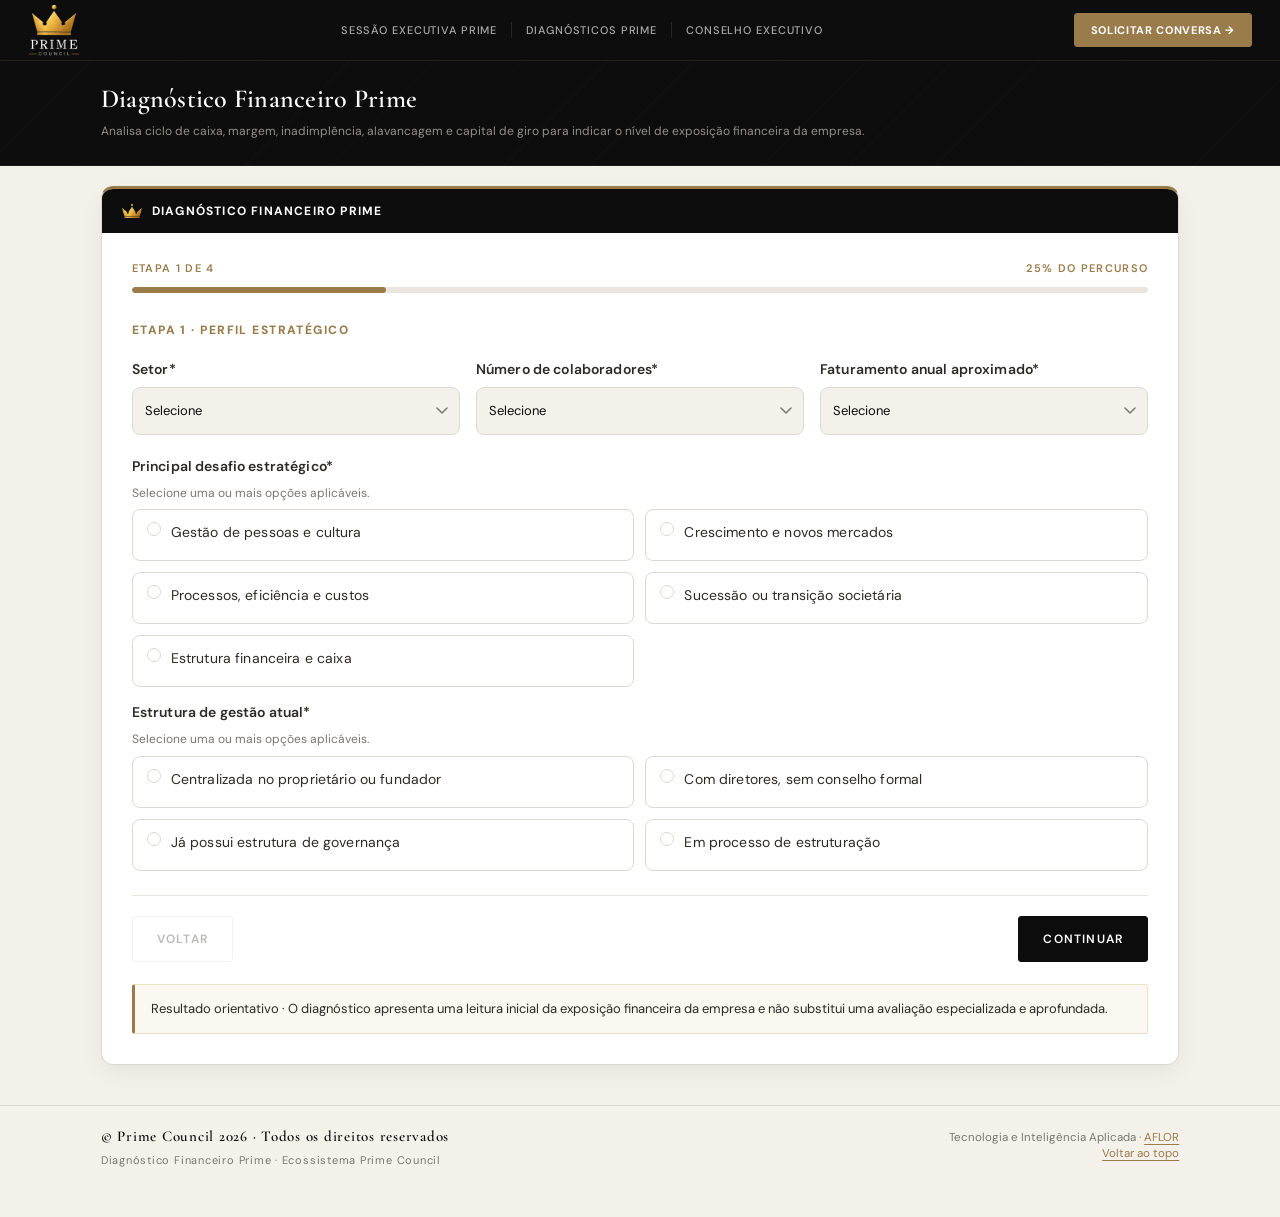
<file: irfe/index.html>
<!DOCTYPE html>
<html lang="pt-BR">
<head>
<meta charset="UTF-8">
<meta name="viewport" content="width=device-width, initial-scale=1.0">

<title>Diagnóstico Financeiro Prime | Prime Council</title>

<meta name="description" content="Execute o Diagnóstico Financeiro Prime e identifique vetores de risco financeiro, ciclo de caixa, margem, inadimplência, alavancagem e capital de giro em poucos minutos." />
<link rel="canonical" href="https://primecouncil.com/irfe/" />
<link rel="alternate" hreflang="pt-BR" href="https://primecouncil.com/irfe/" />
<meta name="robots" content="index, follow" />
<meta name="author" content="Prime Council" />
<meta name="theme-color" content="#1A2B3C" />
<link rel="icon" type="image/png" sizes="32x32" href="../assets/favicon-32.png">
<link rel="icon" type="image/png" sizes="16x16" href="../assets/favicon-16.png">
<link rel="apple-touch-icon" sizes="180x180" href="../assets/apple-touch-icon.png">

<meta property="og:type" content="website" />
<meta property="og:locale" content="pt_BR" />
<meta property="og:title" content="Diagnóstico Financeiro Prime | Prime Council" />
<meta property="og:description" content="Diagnóstico executivo para identificar exposição financeira, gargalos operacionais e vetores de risco antes que se tornem críticos." />
<meta property="og:url" content="https://primecouncil.com/irfe/" />
<meta property="og:image" content="https://primecouncil.com/assets/og-prime.png">
<meta property="og:image:width" content="1200">
<meta property="og:image:height" content="630">

<meta name="twitter:card" content="summary_large_image" />
<meta name="twitter:title" content="Diagnóstico Financeiro Prime | Prime Council" />
<meta name="twitter:description" content="Identifique vetores de risco financeiro, ciclo de caixa, margem, inadimplência, alavancagem e capital de giro em poucos minutos." />
<meta name="twitter:image" content="https://primecouncil.com/assets/og-prime.png">

<link rel="preconnect" href="https://fonts.googleapis.com">
<link rel="preconnect" href="https://fonts.gstatic.com" crossorigin>
<link href="https://fonts.googleapis.com/css2?family=Cormorant+Garamond:ital,wght@0,400;0,500;0,600;0,700;1,400&family=DM+Sans:wght@300;400;500&display=swap" rel="stylesheet">
<link rel="stylesheet" href="style.css?v=20260730-irfe-icone-sem-borda">
<link rel="stylesheet" href="../mobile-nav.css">
<script src="../mobile-nav.js" defer></script>
<script type="application/ld+json">
{
  "@context": "https://schema.org",
  "@type": "BreadcrumbList",
  "itemListElement": [
    {
      "@type": "ListItem",
      "position": 1,
      "name": "Prime Council",
      "item": "https://primecouncil.com/"
    },
    {
      "@type": "ListItem",
      "position": 2,
      "name": "Diagnóstico Financeiro Prime",
      "item": "https://primecouncil.com/irfe/"
    }
  ]
}
</script>
</head>
<body>
<!-- ══ HEADER FIXO IRFE ════════════════════════════════════════════════ -->
<header class="site-header" id="top">
  <div class="site-header-inner">

    <a class="header-brand" href="https://primecouncil.com/" target="_blank" rel="noopener noreferrer">
      <div class="logo-mark">
        <img class="brand-icon-img" src="../assets/prime-council-logo-texto-claro-web.webp" alt="Prime Council">
      </div>
      <div>
        <span class="header-brand-name">Prime Council</span>
      </div>
    </a>

    <nav class="header-nav" aria-label="Navegação principal">
      <a href="https://primecouncil.com/#evento" target="_blank" rel="noopener noreferrer" class="header-nav-link" data-nav="event">Sessão Executiva Prime</a>
      <span class="h-sep" aria-hidden="true"></span>
      <a href="https://primecouncil.com/#diagnostico" target="_blank" rel="noopener noreferrer" class="header-nav-link" data-nav="irfe">Diagnósticos Prime</a>
      <span class="h-sep" aria-hidden="true"></span>
      <a href="https://primecouncil.com/#prime-council" target="_blank" rel="noopener noreferrer" class="header-nav-link" data-nav="council">Conselho Executivo</a>
    </nav>

    <div class="header-ctas">
      <a href="../contato/"
         target="_blank"
         rel="noopener noreferrer"
         class="btn btn-gold btn-sm"
         aria-label="Solicitar conversa"
         data-flow="event-entry"
         data-entry="cold"
         data-cta-position="header">
        <strong>Solicitar conversa →</strong>
      </a>
    </div>

    <button class="prime-mobile-toggle" type="button" aria-label="Abrir menu" aria-expanded="false" aria-controls="prime-mobile-nav">
      <span></span><span></span><span></span>
    </button>
  </div>
  <nav class="prime-mobile-nav" id="prime-mobile-nav" aria-label="Menu mobile" hidden>
    <a href="https://primecouncil.com/#evento">Sessão Executiva Prime</a>
    <a href="https://primecouncil.com/#diagnostico">Diagnósticos Prime</a>
    <a href="https://primecouncil.com/#prime-council">Conselho Executivo</a>
    <a class="prime-mobile-cta" href="https://primecouncil.com/contato/" target="_blank" rel="noopener noreferrer" data-flow="event-entry" data-entry="cold" data-cta-position="header">Solicitar conversa →</a>
  </nav>
</header>

<!-- ══ DARK HERO ════════════════════════════════════════════════ -->
<div class="irfe-hero">
  <div class="irfe-hero-inner">

    <div class="irfe-event-title">
      <h2 class="irfe-event-h2">Diagnóstico Financeiro Prime</h2>
      <p class="irfe-event-sub">Analisa ciclo de caixa, margem, inadimplência, alavancagem e capital de giro<br class="desktop-hero-break"> para indicar o nível de exposição financeira da empresa.</p>
    </div>

  </div>
</div>

<div class="page">
<main class="content diagnostic-app" id="diagnostic-app" data-view="questionnaire">

  <!-- ══ WIZARD DIAGNÓSTICO FINANCEIRO PRIME ═════════════════════ -->
  <section class="config-panel questionnaire" id="questionnaire">
    <div class="config-header">
      <div class="config-mark" aria-hidden="true"><img src="../assets/prime-council-icone-coroa-metalica-web.webp" alt="" aria-hidden="true"></div>
      <div>
        <span class="config-kicker">Diagnóstico</span>
        <h2>Diagnóstico Financeiro Prime</h2>
      </div>
    </div>
    <div class="config-body">
      <div class="wizard-shell" id="diagnostico-irfe">
    <div class="wizard-progress" aria-label="Progresso do diagnóstico">
      <div class="wizard-progress-meta">
        <span id="wizard-step-label" aria-live="polite">ETAPA 1 DE 4</span>
        <span id="wizard-step-percent">25% DO PERCURSO</span>
      </div>
      <div class="wizard-progress-track" role="progressbar" aria-valuemin="0" aria-valuemax="100" aria-valuenow="25">
        <span id="wizard-progress-fill" style="width:25%"></span>
      </div>
    </div>

    <div class="wizard-step active" data-step="1" aria-live="polite">
      <div class="wizard-block-kicker">ETAPA 1 · PERFIL ESTRATÉGICO</div>
      <div class="question-grid question-grid-3">
        <div class="field" id="f-setor">
          <label>Setor<span class="req">*</span></label>
          <select id="setor">
            <option value="">Selecione</option>
            <option>Agronegócio</option>
            <option>Indústria</option>
            <option>Construção Civil</option>
            <option>Logística</option>
            <option>Tecnologia</option>
            <option>Saúde</option>
            <option>Educação</option>
            <option>Serviços</option>
            <option>Comércio e Varejo</option>
            <option>Outro</option>
          </select>
          <div class="err-msg">Selecione o setor.</div>
        </div>
        <div class="field" id="f-funcionarios">
          <label>Número de colaboradores<span class="req">*</span></label>
          <select id="funcionarios" required>
            <option value="">Selecione</option>
            <option value="10–50">Até 50 colaboradores</option>
            <option value="51–100">51 a 100 colaboradores</option>
            <option value="101–200">101 a 200 colaboradores</option>
            <option value="mais de 200">Acima de 200 colaboradores</option>
          </select>
          <div class="err-msg">Selecione o porte da equipe.</div>
        </div>
        <div class="field" id="f-faturamento">
          <label>Faturamento anual aproximado<span class="req">*</span></label>
          <select id="faturamento">
            <option value="">Selecione</option>
            <option>Até R$ 1 milhão</option>
            <option>De R$ 1 milhão a R$ 5 milhões</option>
            <option>De R$ 5 milhões a R$ 20 milhões</option>
            <option>De R$ 20 milhões a R$ 60 milhões</option>
            <option>Acima de R$ 60 milhões</option>
            <option>Prefiro não informar</option>
          </select>
          <div class="err-msg">Selecione a faixa de faturamento.</div>
        </div>
      </div>
      <div class="field" id="f-desafio">
        <label>Principal desafio estratégico<span class="req">*</span></label>
        <div class="hint">Selecione uma ou mais opções aplicáveis.</div>
        <div class="radio-group" id="rg-desafio">
          <label class="radio-opt"><input type="checkbox" name="desafio" value="pessoas"><div class="radio-dot"></div><span class="radio-label">Gestão de pessoas e cultura</span></label>
          <label class="radio-opt"><input type="checkbox" name="desafio" value="crescimento"><div class="radio-dot"></div><span class="radio-label">Crescimento e novos mercados</span></label>
          <label class="radio-opt"><input type="checkbox" name="desafio" value="processos"><div class="radio-dot"></div><span class="radio-label">Processos, eficiência e custos</span></label>
          <label class="radio-opt"><input type="checkbox" name="desafio" value="sucessao"><div class="radio-dot"></div><span class="radio-label">Sucessão ou transição societária</span></label>
          <label class="radio-opt"><input type="checkbox" name="desafio" value="gestao_financeira"><div class="radio-dot"></div><span class="radio-label">Estrutura financeira e caixa</span></label>
        </div>
        <div class="err-msg">Selecione o principal desafio.</div>
      </div>
      <div class="field" id="f-gestao">
        <label>Estrutura de gestão atual<span class="req">*</span></label>
        <div class="hint">Selecione uma ou mais opções aplicáveis.</div>
        <div class="radio-group" id="rg-gestao">
          <label class="radio-opt"><input type="checkbox" name="gestao" value="centralizada"><div class="radio-dot"></div><span class="radio-label">Centralizada no proprietário ou fundador</span></label>
          <label class="radio-opt"><input type="checkbox" name="gestao" value="diretores"><div class="radio-dot"></div><span class="radio-label">Com diretores, sem conselho formal</span></label>
          <label class="radio-opt"><input type="checkbox" name="gestao" value="governanca"><div class="radio-dot"></div><span class="radio-label">Já possui estrutura de governança</span></label>
          <label class="radio-opt"><input type="checkbox" name="gestao" value="estruturando"><div class="radio-dot"></div><span class="radio-label">Em processo de estruturação</span></label>
        </div>
        <div class="err-msg">Selecione a estrutura de gestão.</div>
      </div>
    </div>

    <div class="wizard-step" data-step="2" aria-live="polite">
      <div class="wizard-block-kicker">ETAPA 2 · CICLO FINANCEIRO</div>
      <div class="question-grid question-grid-3">
        <div class="field">
          <label>Prazo médio de recebimento (PMR)<span class="req">*</span></label>
          <div class="hint">Em quantos dias seus clientes pagam?</div>
          <input type="number" id="pmr" placeholder="Ex: 45" min="0" max="360" step="1">
        </div>
        <div class="field">
          <label>Prazo médio de pagamento (PMP)<span class="req">*</span></label>
          <div class="hint">Em quantos dias você paga seus fornecedores?</div>
          <input type="number" id="pmp" placeholder="Ex: 30" min="0" max="360" step="1">
        </div>
        <div class="field">
          <label>Taxa de inadimplência<span class="req">*</span></label>
          <div class="hint">% da receita perdida por inadimplência</div>
          <input type="number" id="inad" placeholder="Ex: 5" min="0" max="100" step="0.1">
        </div>
      </div>
    </div>

    <div class="wizard-step" data-step="3" aria-live="polite">
      <div class="wizard-block-kicker">ETAPA 3 · ESTRUTURA FINANCEIRA</div>
      <div class="question-grid question-grid-2">
        <div class="field">
          <label>Margem operacional<span class="req">*</span></label>
          <div class="hint">% de lucro após custos e despesas</div>
          <input type="number" id="marg" placeholder="Ex: 12" min="-100" max="100" step="0.1">
        </div>
        <div class="field">
          <label>Alavancagem financeira<span class="req">*</span> <span class="help-tip" tabindex="0" aria-label="Exemplo: R$100 mil próprios + R$60 mil em dívidas = 37,5% de capital de terceiros. Cálculo: 60.000 ÷ 160.000 × 100 = 37,5%.">?</span></label>
          <div class="hint">% do capital da empresa que vem de terceiros (bancos, financiamentos, etc.)</div>
          <input type="number" id="alav" placeholder="Ex: 40" min="0" max="100" step="1">
        </div>
        <div class="field field-full">
          <label>Por quantos dias o capital de giro disponível sustenta a operação sem novas receitas?<span class="req">*</span></label>
          <div class="hint">Informe uma estimativa em dias. Use 0 se não houver reserva operacional.</div>
          <input type="number" id="reserva_caixa" inputmode="numeric" placeholder="Ex: 30" min="0" max="180" step="1" required>
        </div>
      </div>
    </div>

    <div class="wizard-step" data-step="4" aria-live="polite">
      <div class="wizard-block-kicker">ETAPA 4 · IDENTIFICAÇÃO</div>
      <div class="question-grid question-grid-3 ident-question-grid">
        <div class="field">
          <label>Nome da empresa</label>
          <input type="text" id="empresa" placeholder="Razão social ou nome fantasia">
        </div>
        <div class="field">
          <label>Nome completo<span class="req">*</span></label>
          <input type="text" id="responsavel" placeholder="Seu nome completo" required>
        </div>
        <div class="field" id="f-cargo">
          <label>Posição na empresa</label>
          <select id="cargo">
            <option value="">Selecione</option>
            <option>Proprietário / Fundador</option>
            <option>Sócio</option>
            <option>CEO / Diretor Executivo</option>
            <option>Diretor (área)</option>
            <option>Gerente / Coordenador</option>
            <option>Outro</option>
          </select>
          <div class="err-msg">Selecione sua posição.</div>
        </div>
        <div class="field field-span-2">
          <label>E-mail<span class="req">*</span></label>
          <input type="email" id="email" name="email" placeholder="seu@email.com.br" required>
        </div>
        <div class="field">
          <label>Celular (WhatsApp)<span class="req">*</span></label>
          <input type="tel" id="telefone" inputmode="numeric" maxlength="15" placeholder="(11) 99999-9999" required>
        </div>
      </div>
      <input type="text" name="website" id="hp_website" autocomplete="off"
             style="display:none;position:absolute;left:-9999px;opacity:0;height:0;width:0;"
             tabindex="-1" aria-hidden="true">
      <div class="lgpd-field" id="lgpd-field">
        <label class="lgpd-wrap">
          <input type="checkbox" id="lgpd">
          <span>Autorizo a <strong>Prime Council</strong> a utilizar os dados deste diagnóstico para análise interna e contato relacionado ao Diagnóstico Financeiro Prime, conforme o <a href="/privacidade/" target="_blank" rel="noopener noreferrer">Aviso de Privacidade</a>.*</span>
        </label>
      </div>
      <div class="err-msg" id="err-msg">Preencha todos os campos obrigatórios e aceite o termo de consentimento para prosseguir.</div>
    </div>

    <div class="wizard-nav">
      <button type="button" class="btn-back" id="wizard-back" disabled>Voltar</button>
      <button type="button" class="btn-next-step" id="wizard-next">Continuar</button>
      <button type="button" class="btn-calc" id="wizard-submit" onclick="calcular()">Gerar diagnóstico</button>
    </div>
    <div class="analysis-notice">Resultado orientativo · O diagnóstico apresenta uma leitura inicial da exposição financeira da empresa e não substitui uma avaliação especializada e aprofundada.</div>
      </div>
    </div>
  </section>

  <!-- ══ LOADING ═════════════════════════════════════════════════ -->
  <div class="diagnosis-loading" id="diagnosis-loading" aria-live="polite" aria-hidden="true">
    <div class="loading-card" role="status">
      <div class="prime-loading-visual" aria-hidden="true">
        <div class="prime-loading-ring">
          <img class="prime-loading-logo" src="../assets/prime-council-logo-texto-claro-web.webp" alt="" aria-hidden="true">
        </div>
      </div>
      <p class="prime-loading-title">Gerando seu diagnóstico</p>
      <p class="prime-loading-copy">Aguarde enquanto consolidamos sua análise financeira.</p>
      <span class="sr-only">Gerando seu diagnóstico financeiro. Aguarde.</span>
    </div>
  </div>

  <!-- ══ RESULTS ══════════════════════════════════════════════════ -->
  <div class="results" id="results">

    <div class="result-head result-heading" id="result-head">
      <div class="result-heading-main">
        <div class="result-kicker">RESULTADO DO DIAGNÓSTICO FINANCEIRO</div>
        <h2 id="result-title">Análise financeira da empresa</h2>
        <p class="result-status">Índice Financeiro · Motor V3</p>
      </div>
      <div class="result-date" id="result-date">—</div>
    </div>

    <!-- Identificação — exibida no relatório/PDF -->
    <div class="ident-block" id="ident-block">
      <div class="section-lbl">Identificação da Empresa</div>
      <div class="ident-grid">
        <div class="ident-row ident-empresa">
          <span class="ident-lbl">Empresa</span>
          <span class="ident-val" id="r-empresa">—</span>
        </div>
        <div class="ident-row ident-porte">
          <span class="ident-lbl">Porte</span>
          <span class="ident-val" id="r-funcionarios">—</span>
        </div>
        <div class="ident-row ident-responsavel">
          <span class="ident-lbl">Responsável</span>
          <span class="ident-val" id="r-responsavel">—</span>
        </div>
        <div class="ident-row ident-contato">
          <span class="ident-lbl">Contato</span>
          <span class="ident-val" id="r-contato">—</span>
        </div>
        <div class="ident-row ident-email print-only">
          <span class="ident-lbl">E-mail</span>
          <span class="ident-val" id="r-email">—</span>
        </div>
      </div>
    </div>

    <div class="result-indicators-grid">
    <!-- Gauge -->
    <div class="gauge-section">
      <div class="score-lbl">Índice financeiro</div>
      <div class="score-num" id="score-num">—</div>
      <div id="badge" class="badge"></div>
      <div><div id="cc2" class="cc-chip2"></div></div>
    </div>
    <!-- Subscores -->
    <div class="subcards" id="subcards"></div>
    </div>

    <!-- Radar de Riscos Financeiros -->
    <div class="risk-map-section" id="risk-map-section" aria-label="Radar de Riscos Financeiros">
      <div class="risk-map-head">
        <h3>Radar de Riscos Financeiros</h3>
        <p>Quanto mais próximo da borda, maior a exposição ao risco nessa área. Pontos próximos ao centro indicam uma situação mais segura.</p>
      </div>
      <svg id="risk-map-svg" class="risk-map-svg" viewBox="0 0 300 300" role="img" aria-labelledby="risk-map-title risk-map-desc" xmlns="http://www.w3.org/2000/svg">
        <title id="risk-map-title">Radar de Riscos Financeiros</title>
        <desc id="risk-map-desc">Quanto mais próximo da borda, maior a exposição ao risco nessa área. Pontos próximos ao centro indicam uma situação mais segura.</desc>
      </svg>
    </div>

    <!-- Interpretation -->
    <div class="interp" id="interp">
      <p id="interp-text"></p>
    </div>

    <!-- CTA -->
    <div class="cta-box" id="cta-box">
      <h3 id="cta-h"></h3>
      <p id="cta-p"></p>

    </div>

    <div class="result-actions">
      <a href="https://wa.me/5519992402233" target="_blank" rel="noopener noreferrer" class="btn-agendar" id="btn-ag">Conversa Prime</a>
      <button type="button" class="btn-pdf" onclick="gerarPdfDiagnostico()">Gerar PDF do diagnóstico</button>
      <button type="button" class="btn-result-secondary" id="btn-review-answers">Voltar e revisar respostas</button>
    </div>
    <div class="analysis-notice analysis-notice--result">Resultado orientativo · O diagnóstico apresenta uma leitura inicial da exposição financeira da empresa e não substitui uma avaliação especializada e aprofundada.</div>


  </div><!-- /results -->
</main><!-- /diagnostic-app -->
  <!-- ══ RELATÓRIO PDF PRINT-ONLY — DIAGNÓSTICO FINANCEIRO PRIME ══ -->
  <div id="irfePrintReport" class="irfe-print-report" aria-hidden="true">
    <section class="irfe-print-page irfe-print-page-1">
      <header class="irfe-print-header irfe-print-header-main">
        <div class="irfe-print-brand">
          <img src="../assets/prime-council-icone-coroa-metalica-web.webp" alt="Prime Council" class="irfe-print-logo">
          <span>Prime Council</span>
        </div>
        <div class="irfe-print-title-block">
          <h1>DIAGNÓSTICO FINANCEIRO PRIME</h1>
          <p id="pr-irfe-meta-main">—</p>
        </div>
      </header>

      <div class="irfe-print-grid-6" id="pr-irfe-indicators"></div>

      <section class="irfe-print-radar-card">
        <div class="irfe-print-section-head">
          <h2>Radar de Riscos Financeiros</h2>
          <p>Quanto mais próximo da borda, maior a exposição ao risco nessa área. Pontos próximos ao centro indicam uma situação mais segura.</p>
        </div>
        <div class="irfe-print-radar-wrap" id="pr-irfe-radar-wrap"></div>
      </section>

      <footer class="irfe-print-footer">
        <span>Prime Council · Diagnóstico Financeiro Prime · Página 1 de 2</span>
        <span>Tecnologia e Inteligência Aplicada · AFLOR</span>
      </footer>
    </section>

    <section class="irfe-print-page irfe-print-page-2">
      <header class="irfe-print-header irfe-print-header-compact">
        <div>
          <h2>ANÁLISE E PRÓXIMO PASSO</h2>
          <p id="pr-irfe-meta-secondary">Diagnóstico Financeiro Prime</p>
        </div>
      </header>

      <section class="irfe-print-section irfe-print-analysis">
        <h2>ANÁLISE EXECUTIVA</h2>
        <p id="pr-irfe-analysis">—</p>
      </section>

      <section class="irfe-print-section irfe-print-recommendation" id="pr-irfe-recommendation">
        <h2 id="pr-irfe-recommendation-title">—</h2>
        <p id="pr-irfe-recommendation-text">—</p>
      </section>

      <section class="irfe-print-section irfe-print-diagnostic-data">
        <h2>DADOS DO DIAGNÓSTICO</h2>
        <div class="irfe-print-data-grid">
          <div class="irfe-print-data-column">
            <div class="irfe-print-data-item"><span>Empresa</span><strong id="pr-irfe-company">—</strong></div>
            <div class="irfe-print-data-item"><span>Contato</span><strong id="pr-irfe-phone">—</strong></div>
          </div>
          <div class="irfe-print-data-column">
            <div class="irfe-print-data-item"><span>Responsável</span><strong id="pr-irfe-owner">—</strong></div>
            <div class="irfe-print-data-item"><span>E-mail</span><strong id="pr-irfe-email">—</strong></div>
          </div>
          <div class="irfe-print-data-column">
            <div class="irfe-print-data-item"><span>Principal desafio estratégico</span><strong id="pr-irfe-desafio">—</strong></div>
            <div class="irfe-print-data-item"><span>Estrutura de gestão atual</span><strong id="pr-irfe-gestao">—</strong></div>
          </div>
        </div>
      </section>

      <section class="irfe-print-section irfe-print-note">
        <h2>SOBRE A ANÁLISE</h2>
        <p>Resultado orientativo. O diagnóstico apresenta uma leitura inicial da exposição financeira da empresa e não substitui uma avaliação especializada e aprofundada.</p>
      </section>

      <section class="irfe-print-cta">
        <div>
          <h2>CONVERSA PRIME</h2>
          <p>Conversa individual para aprofundar o diagnóstico e avaliar os próximos passos.</p>
        </div>
        <a id="pr-irfe-whatsapp" href="https://wa.me/5519992402233" target="_blank" rel="noopener noreferrer">CONVERSA PRIME</a>
      </section>

      <footer class="irfe-print-footer">
        <span>Prime Council · Diagnóstico Financeiro Prime · Página 2 de 2</span>
        <span>Tecnologia e Inteligência Aplicada · AFLOR</span>
      </footer>
    </section>
  </div>

  <!-- ══ FOOTER ═══════════════════════════════════════════════════ -->
  <footer>
    <div class="footer-inner">
      <div class="footer-brand">
        © Prime Council 2026 · Todos os direitos reservados
        <span>Diagnóstico Financeiro Prime · Ecossistema Prime Council</span>
      </div>
      <div class="footer-copy">
        Tecnologia e Inteligência Aplicada ·
        <a href="https://aflorsa.com.br/" target="_blank" rel="noopener noreferrer">AFLOR</a>
        <span id="dt" hidden></span>
        <br>
        <a href="#top" data-flow="navigation" data-cta-position="footer-top">
          Voltar ao topo
        </a>
      </div>

  </div>
</footer>

</div><!-- /page -->

<!-- ══════════════════════════════════════════════════════════════
     MOTOR DE CÁLCULO IRFE V3 — NÃO MODIFICADO
     ══════════════════════════════════════════════════════════════ -->
<script src="scripts.js?v=20260730-irfe-loading-confirmado"></script>
  <script async src="https://aflorsa.com.br/analytics.js" data-asset="prime_financeiro"></script>
</body>
</html>
</file>
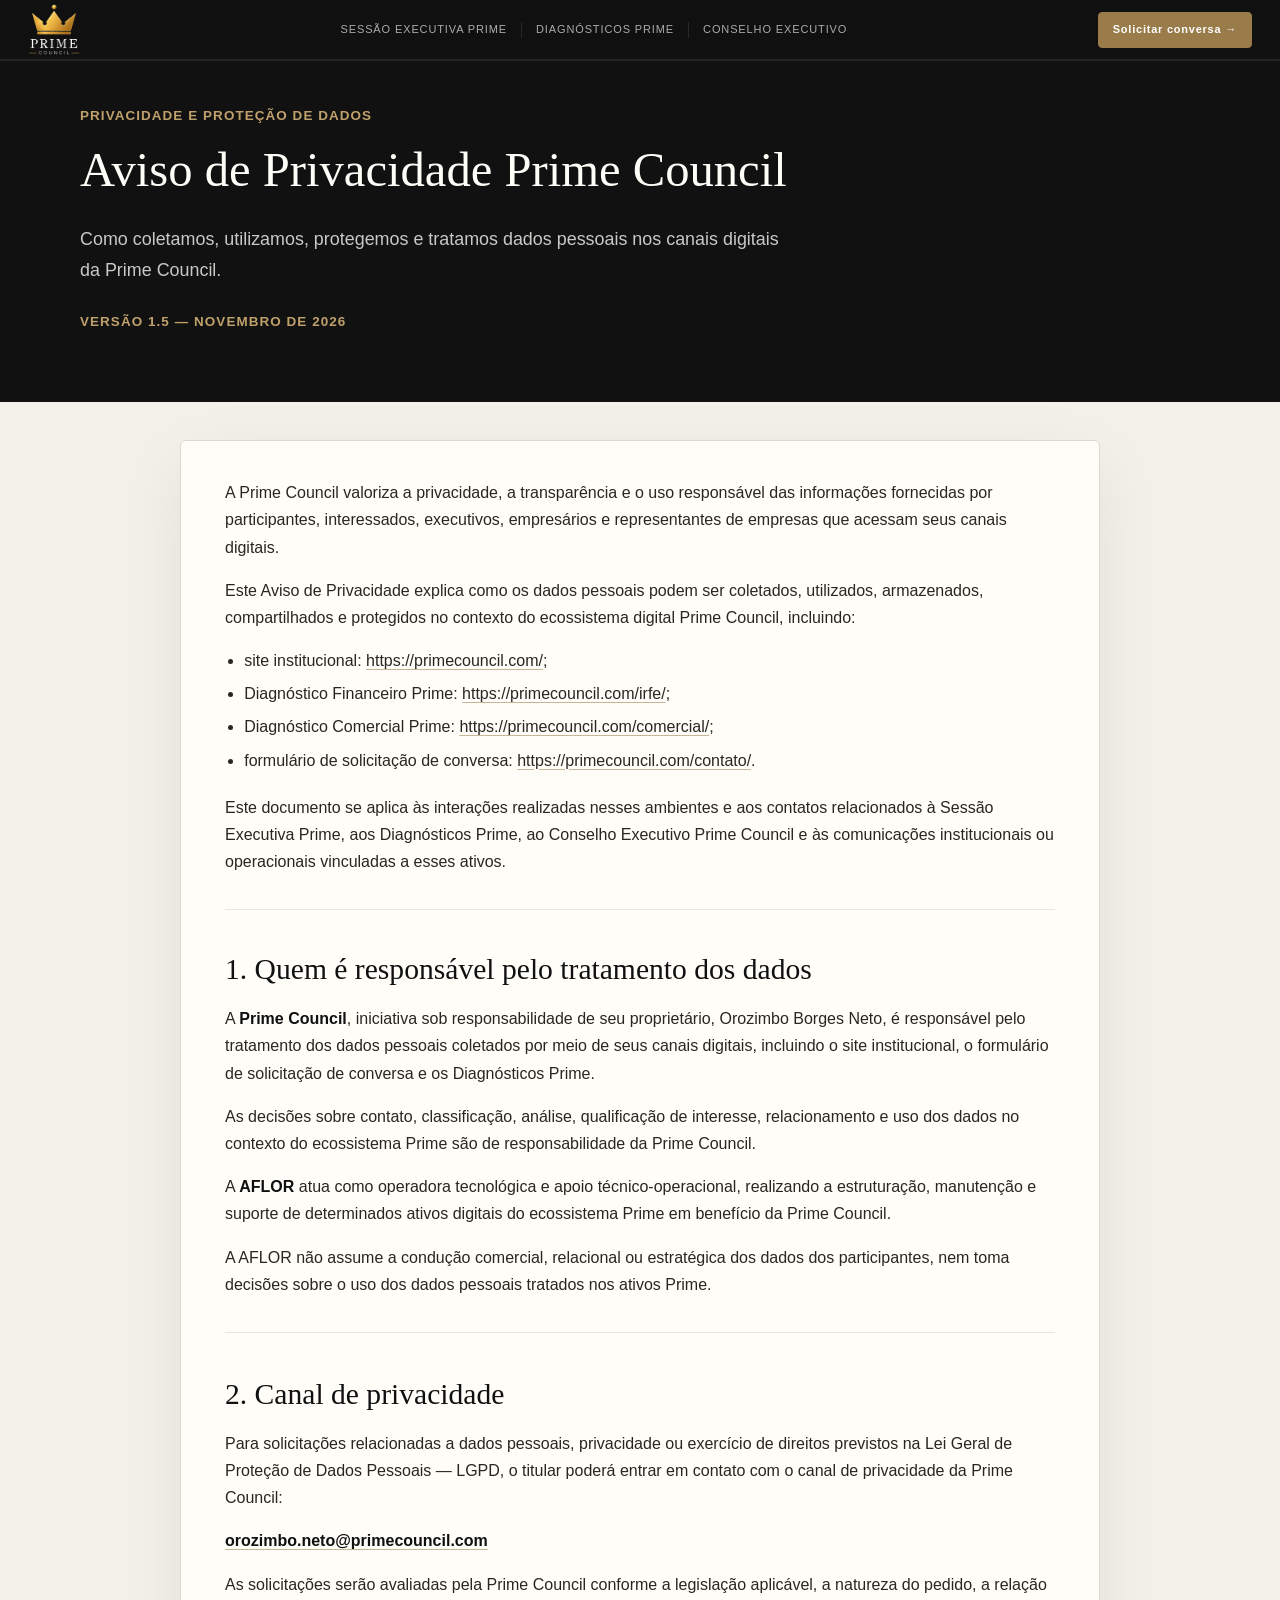
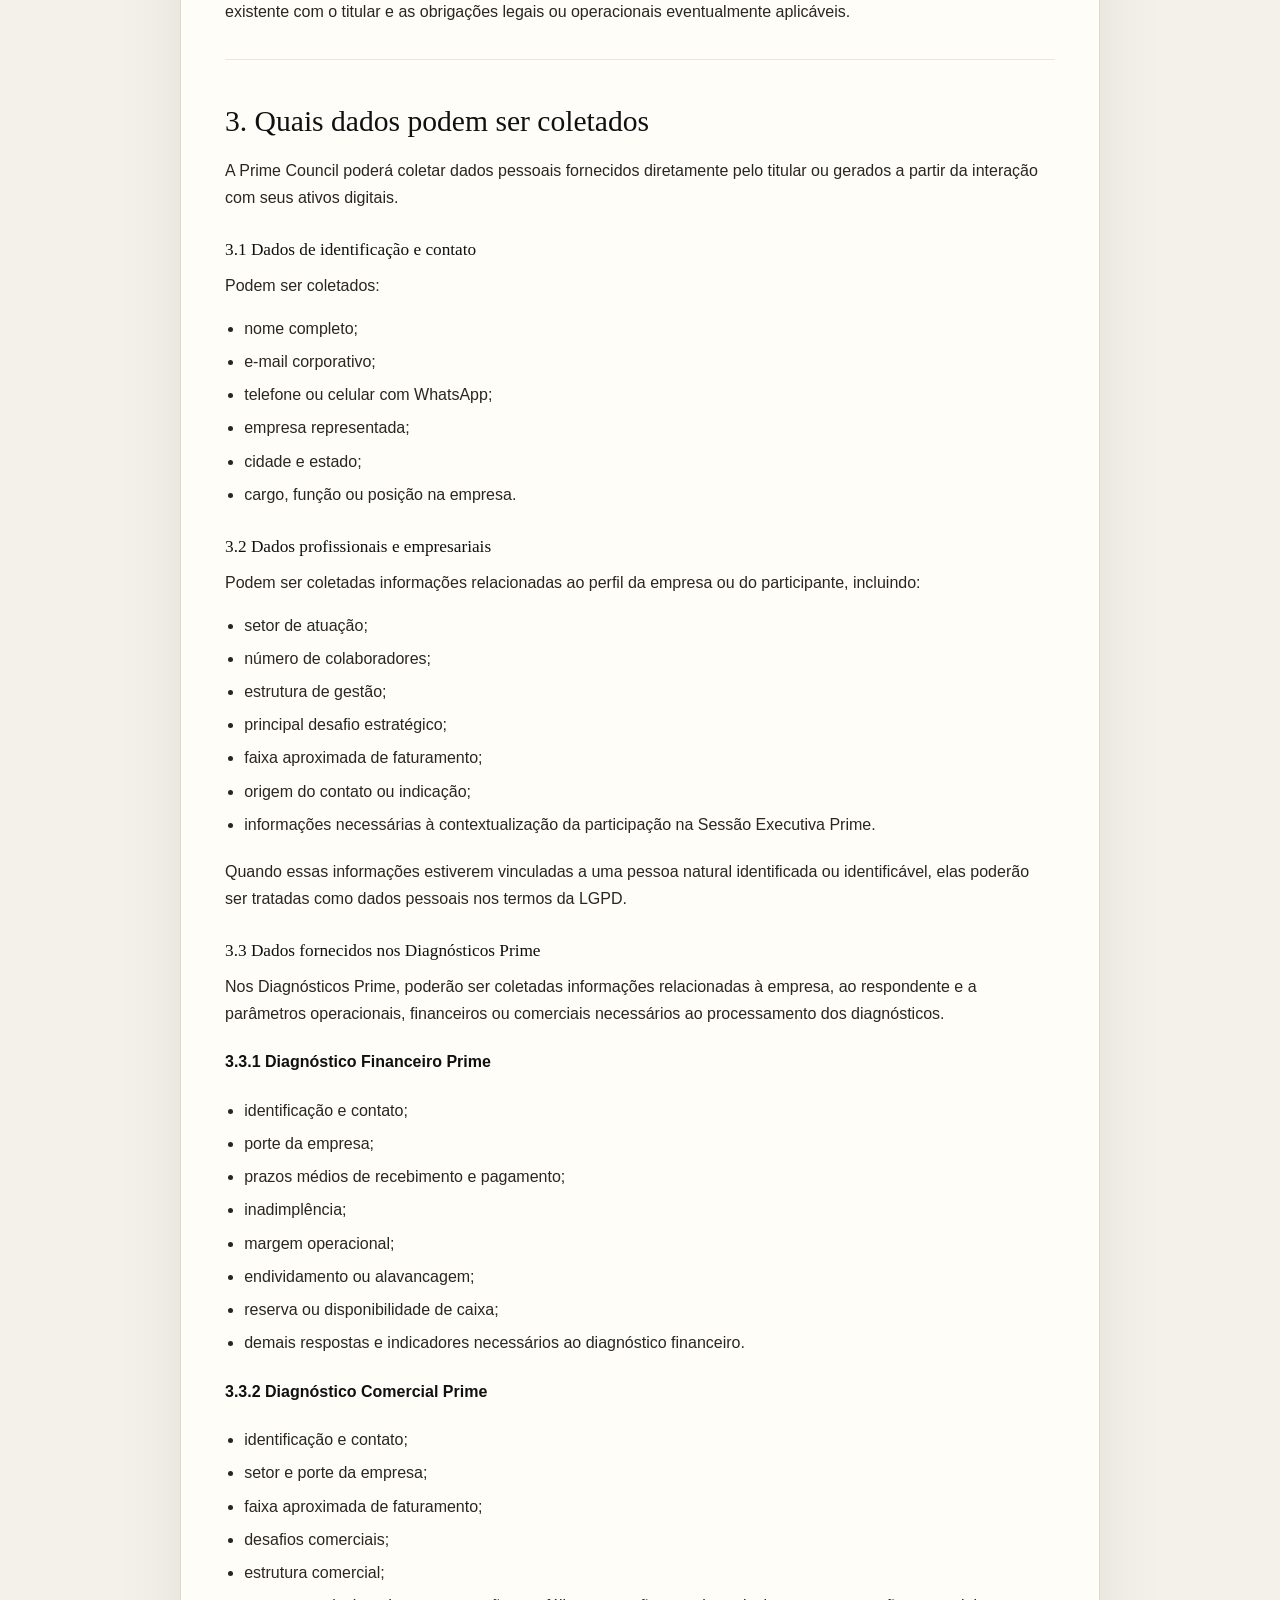
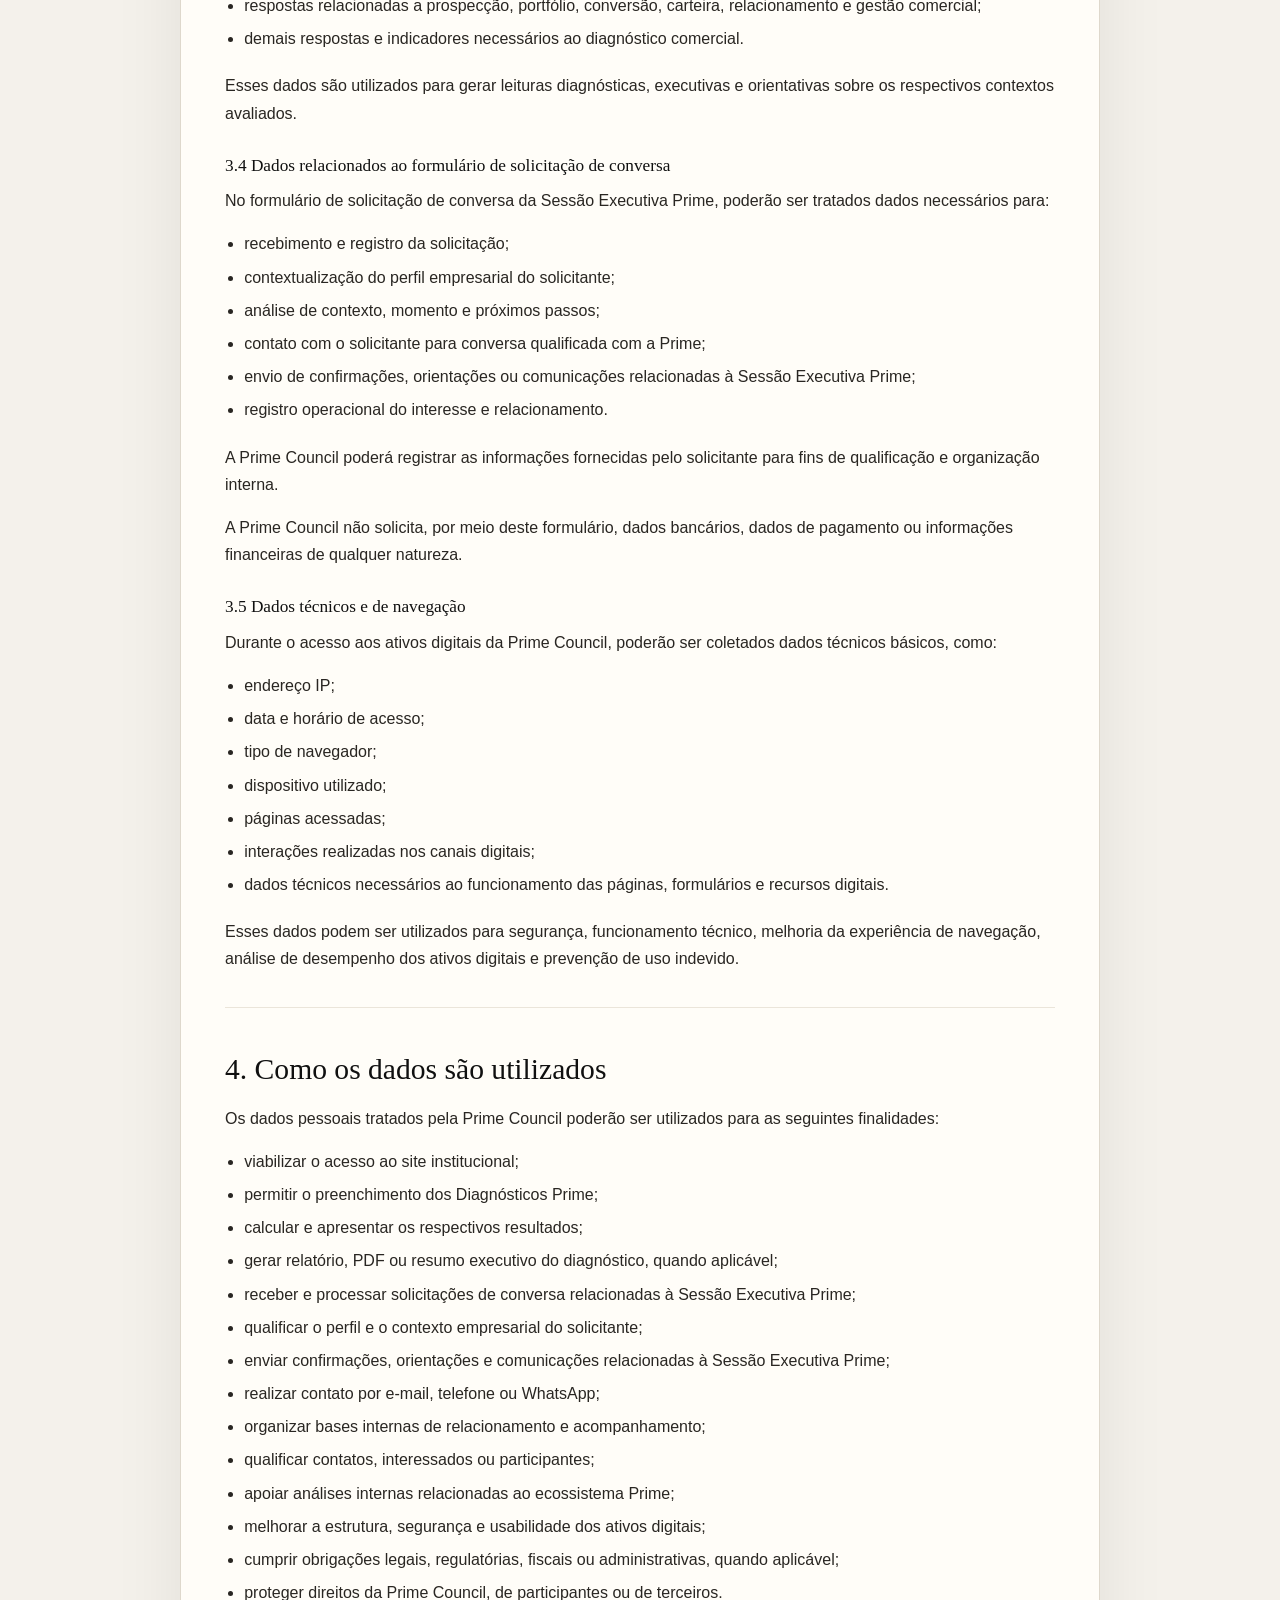
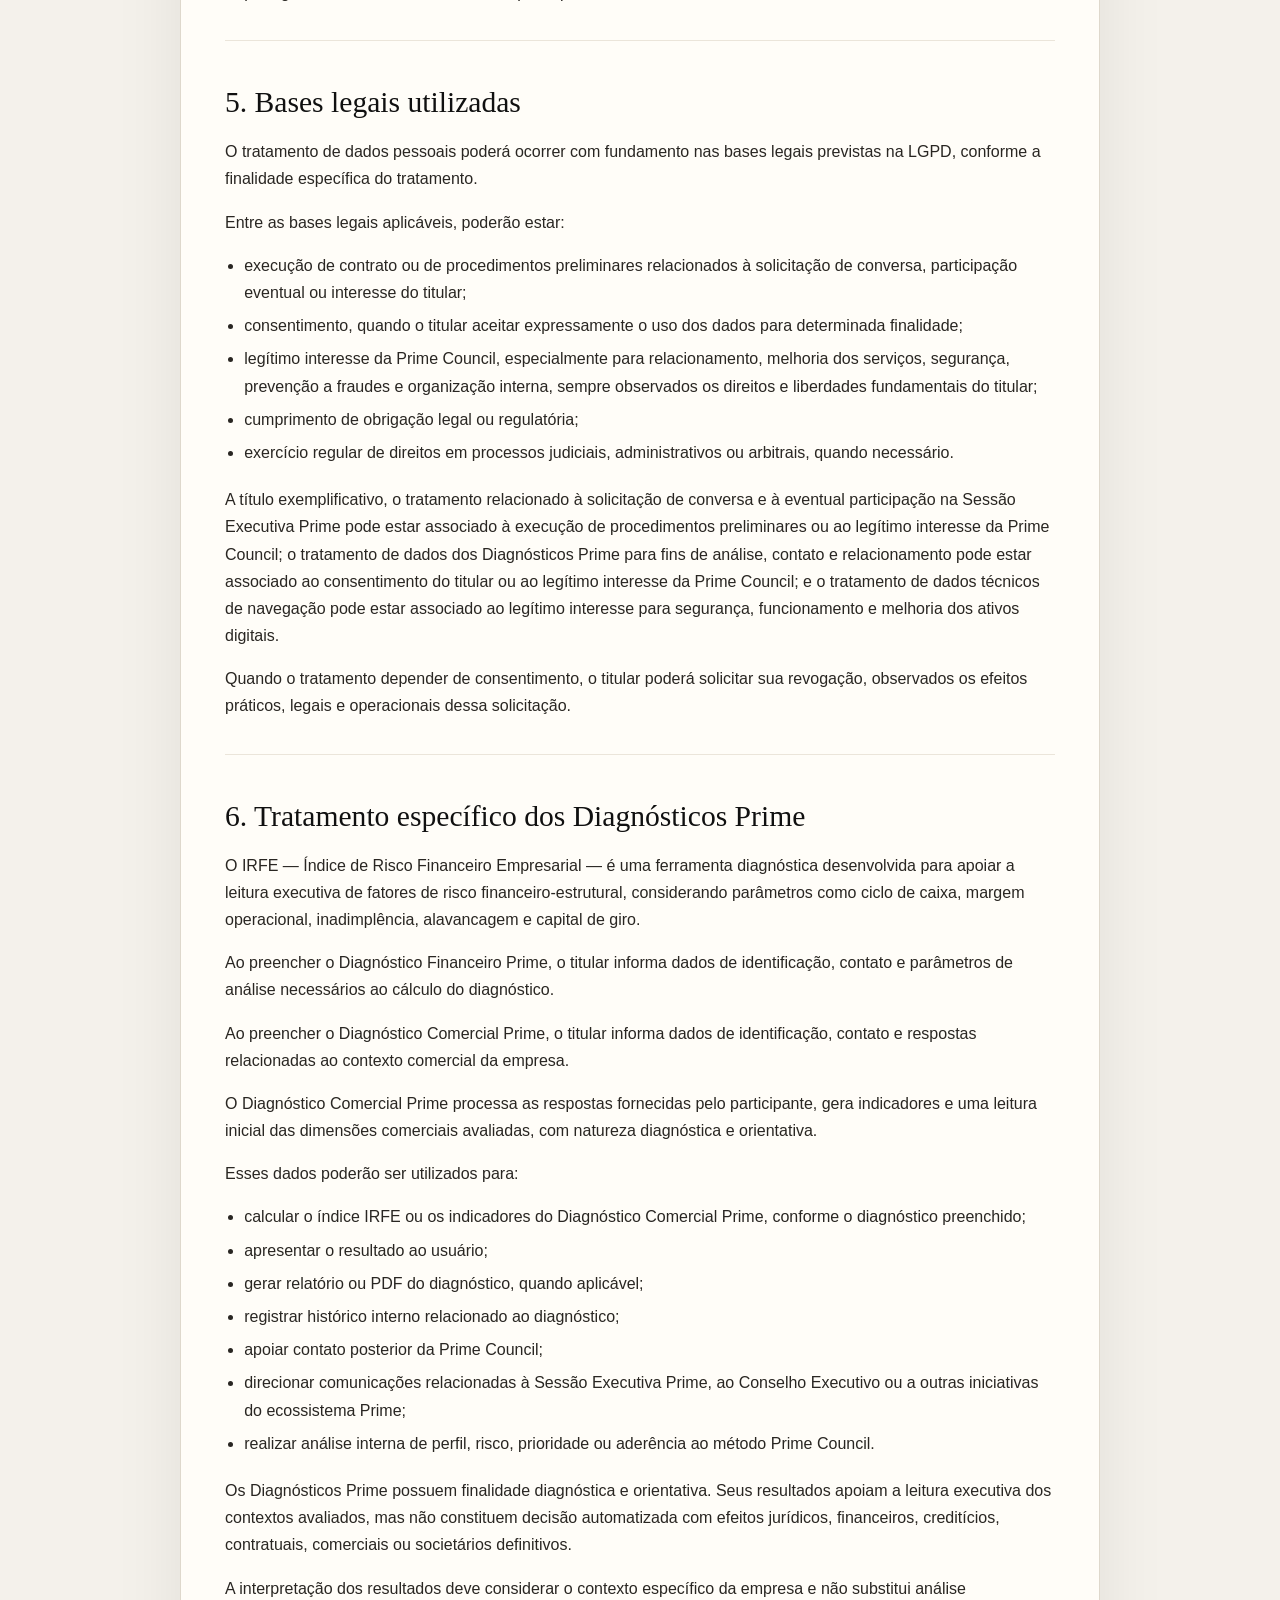
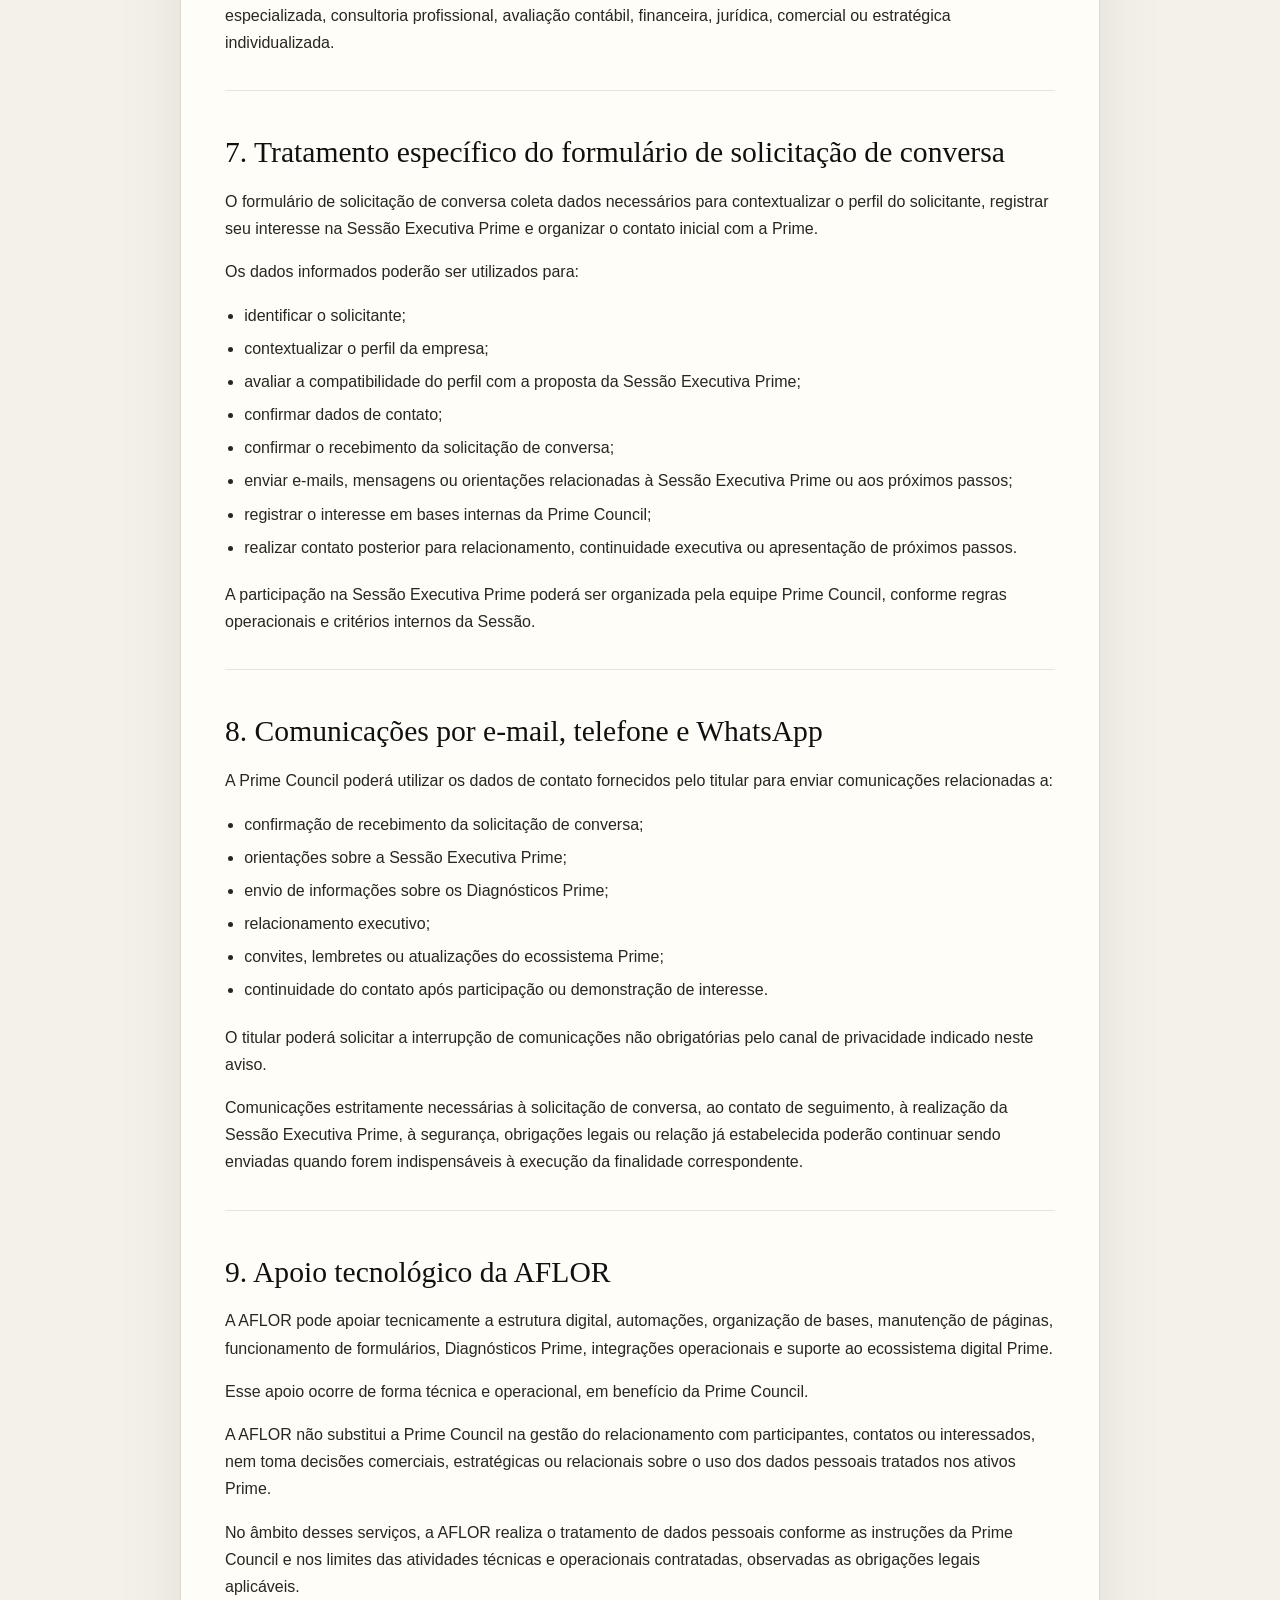
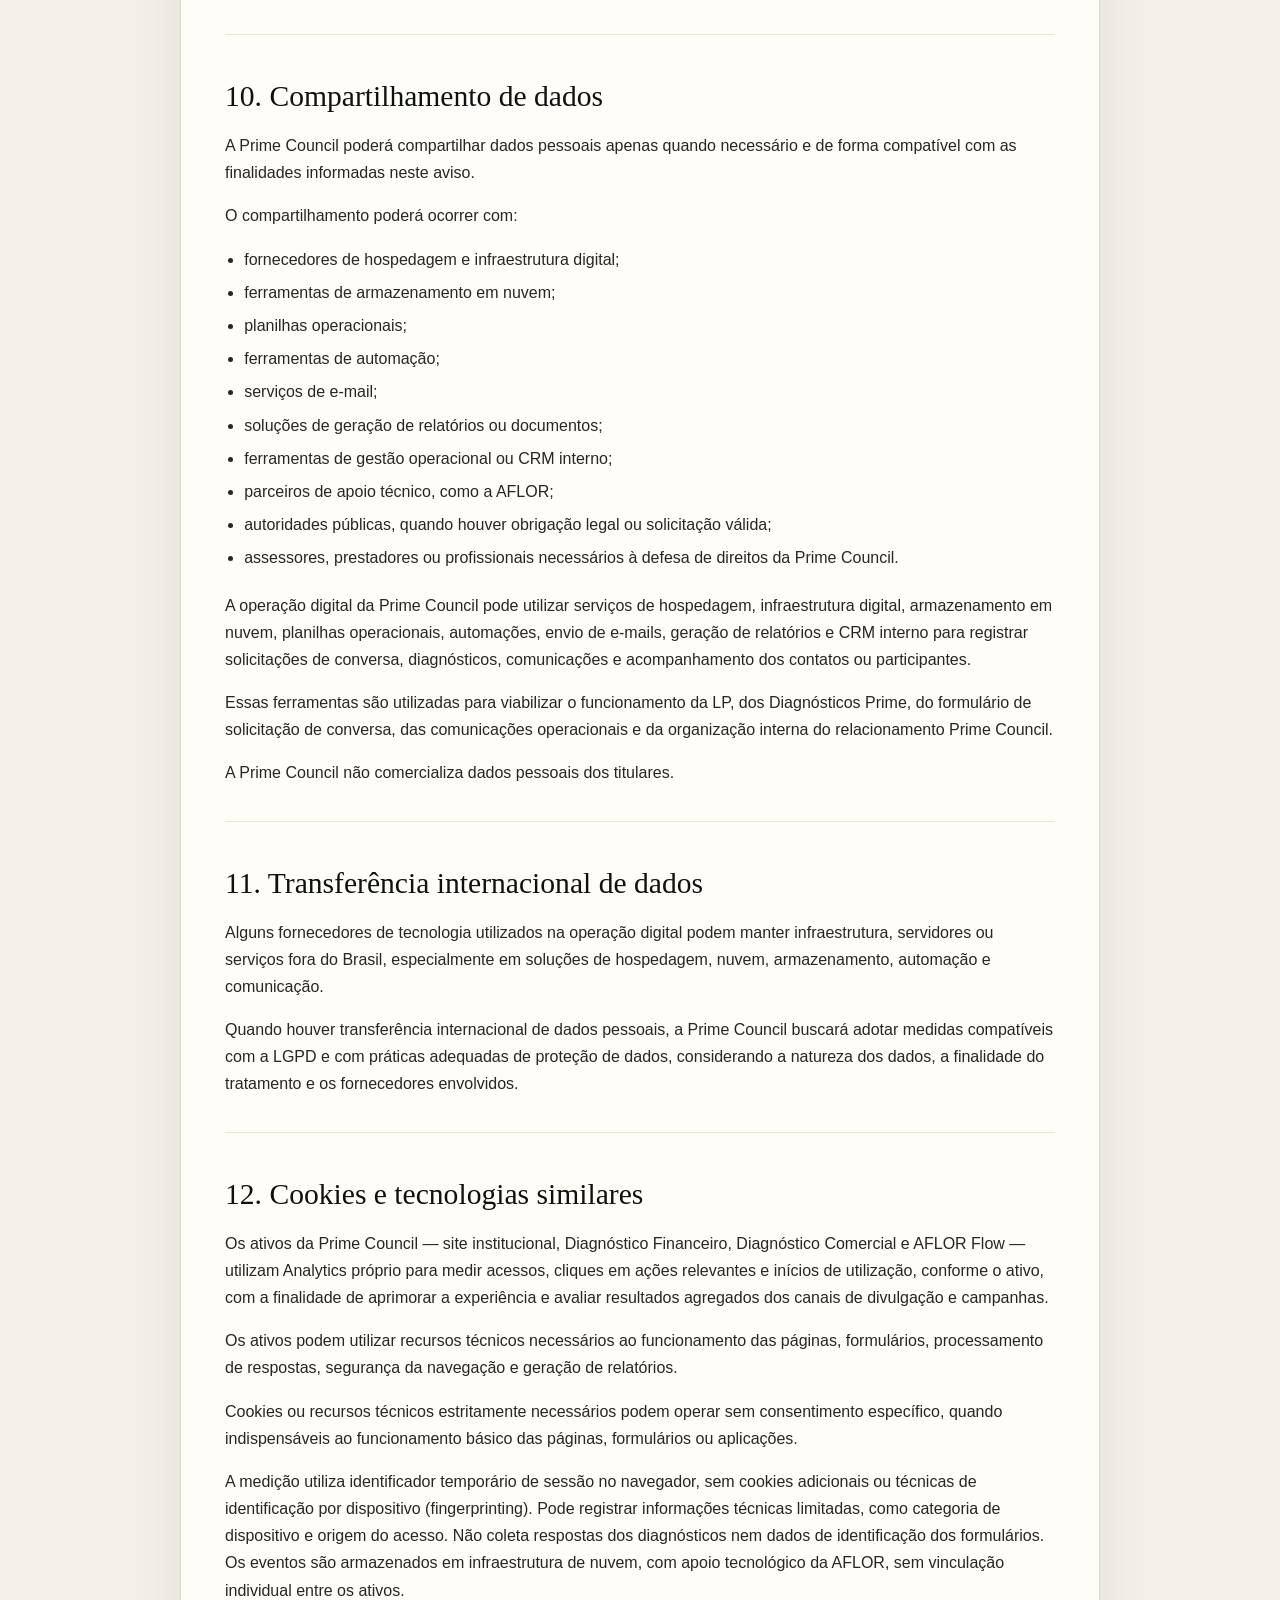
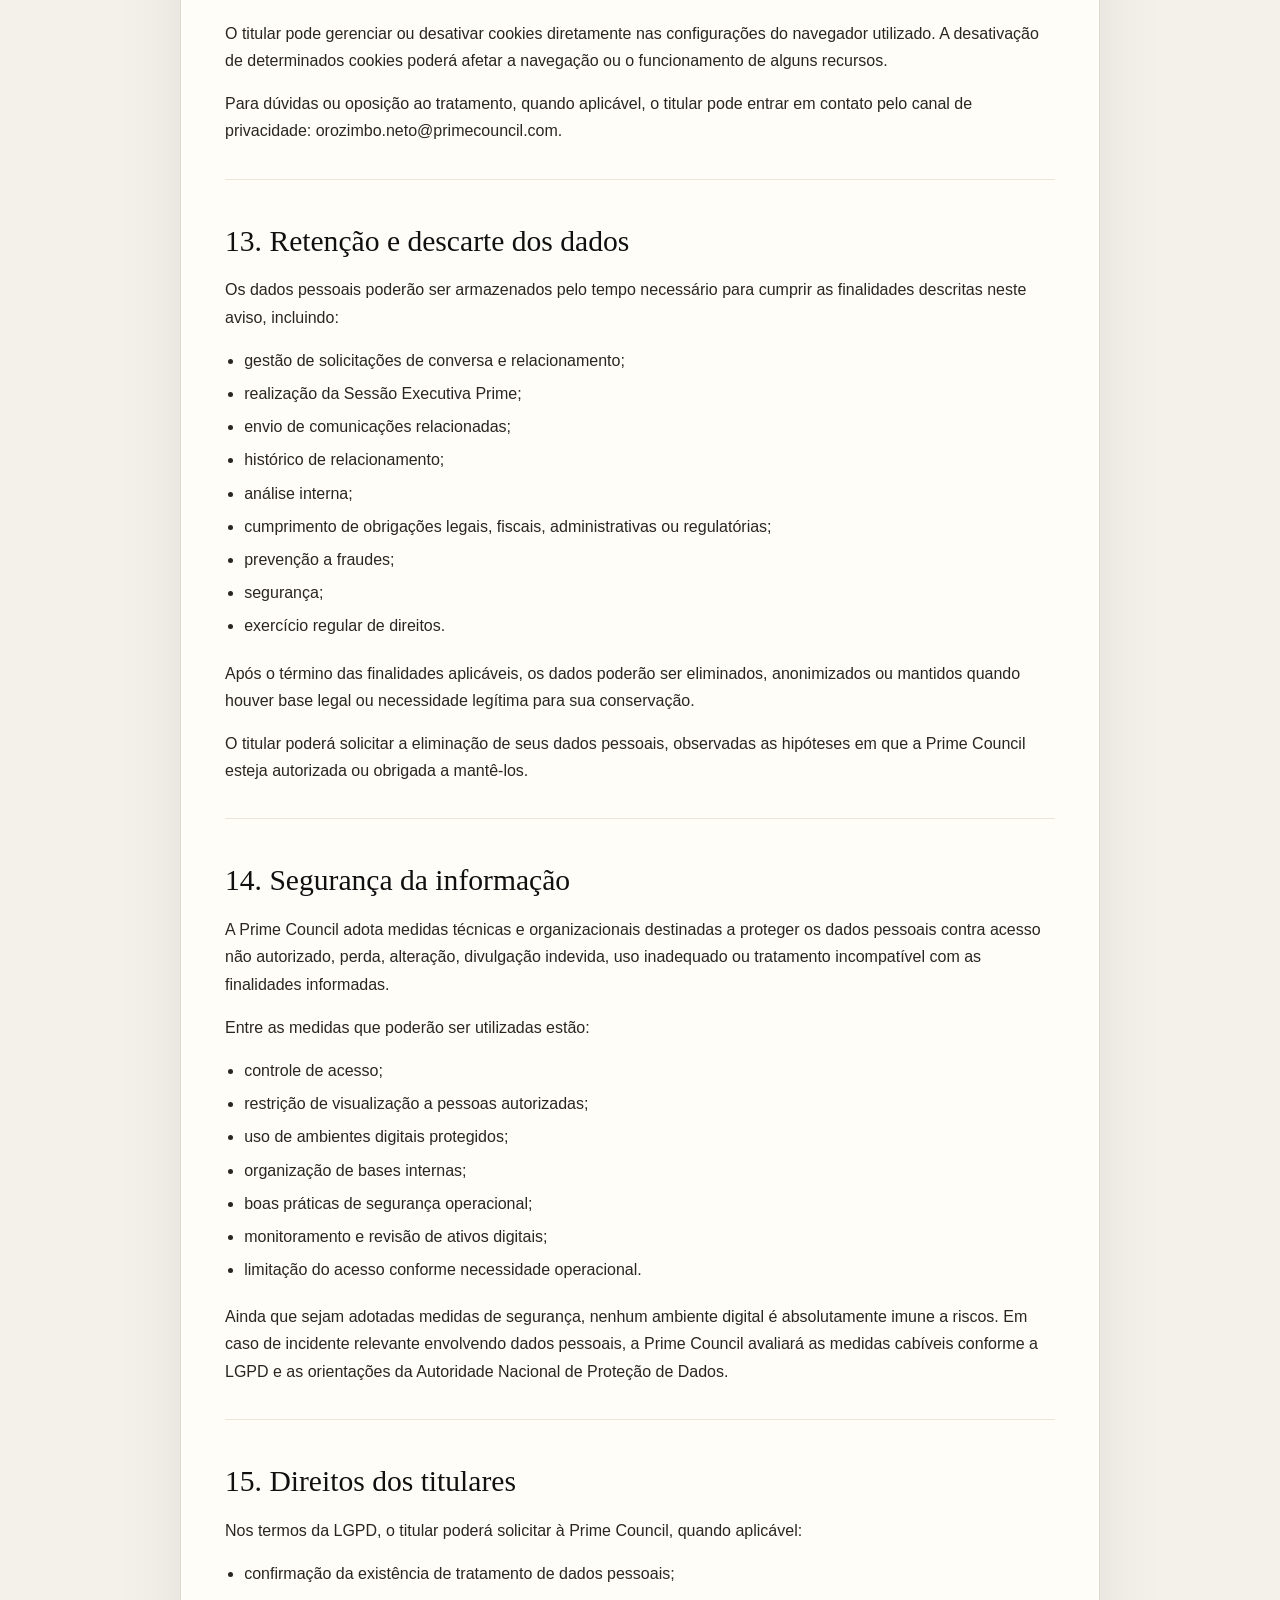
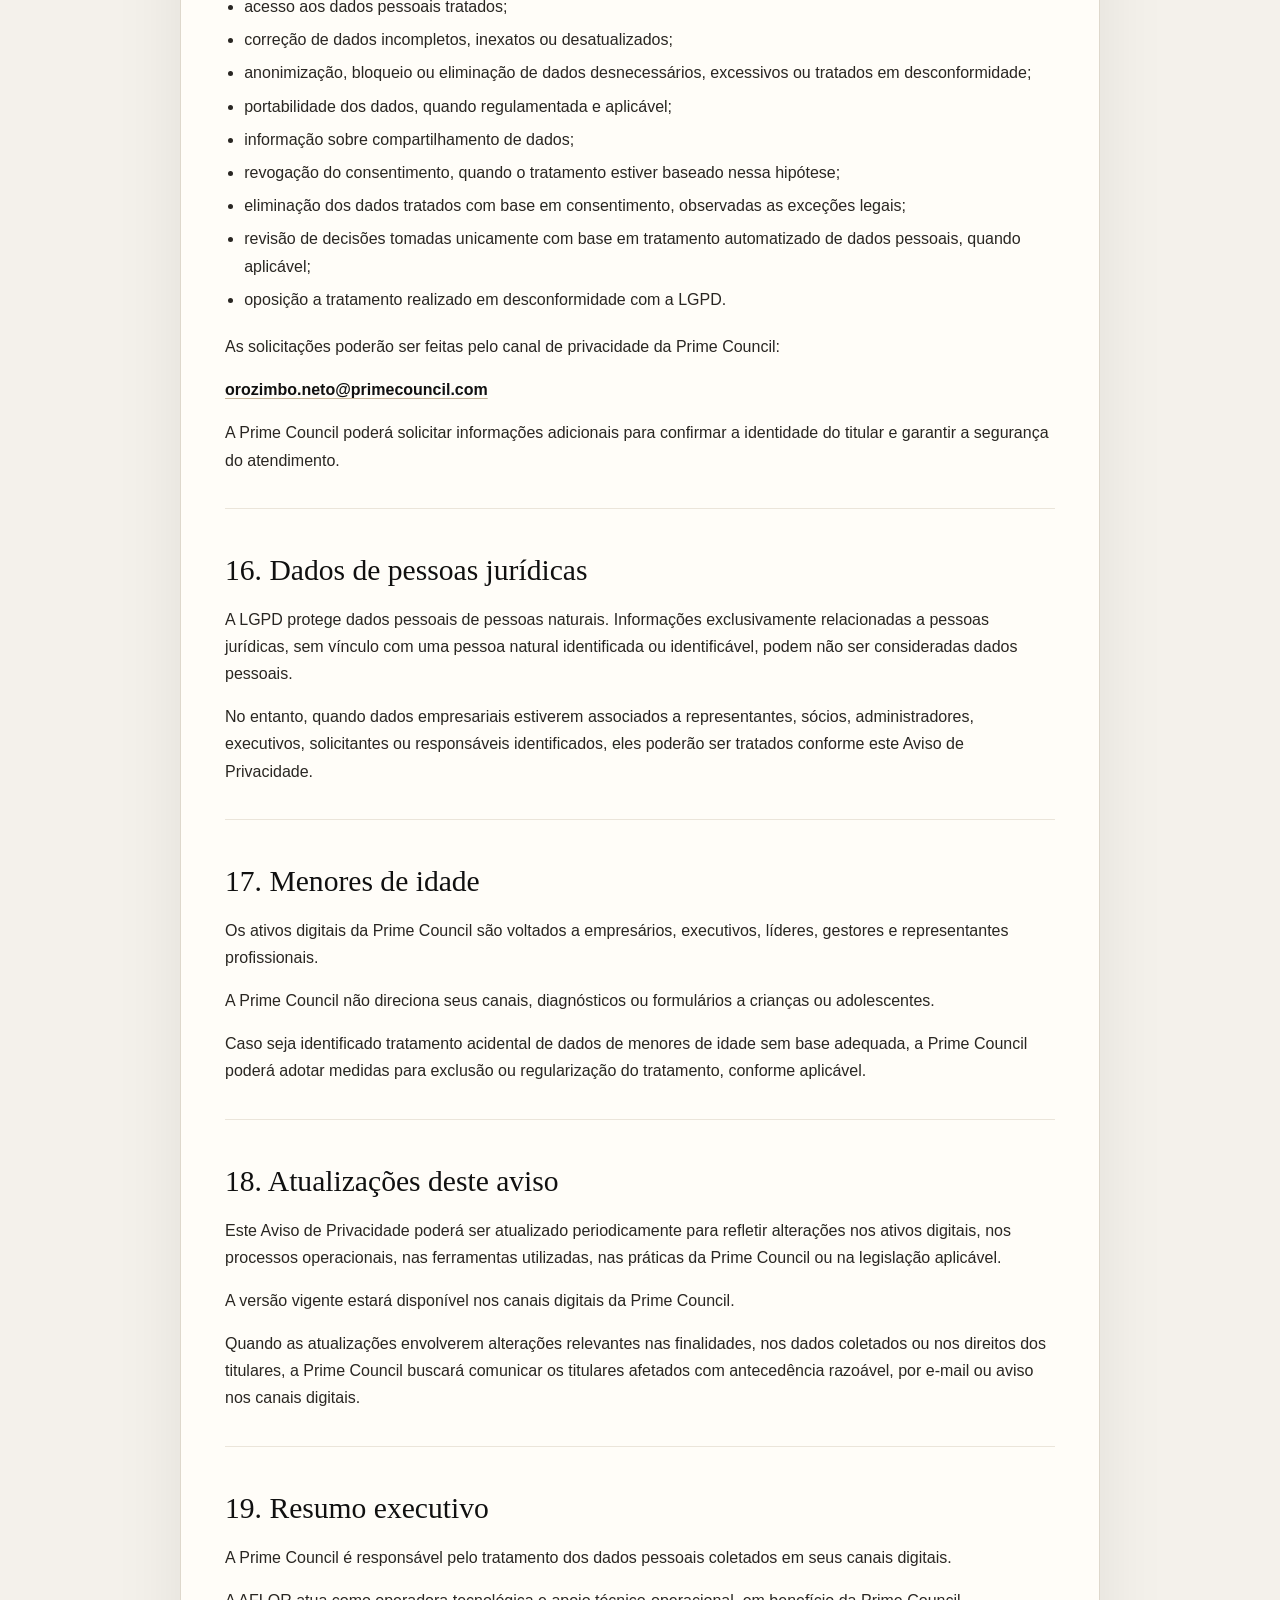
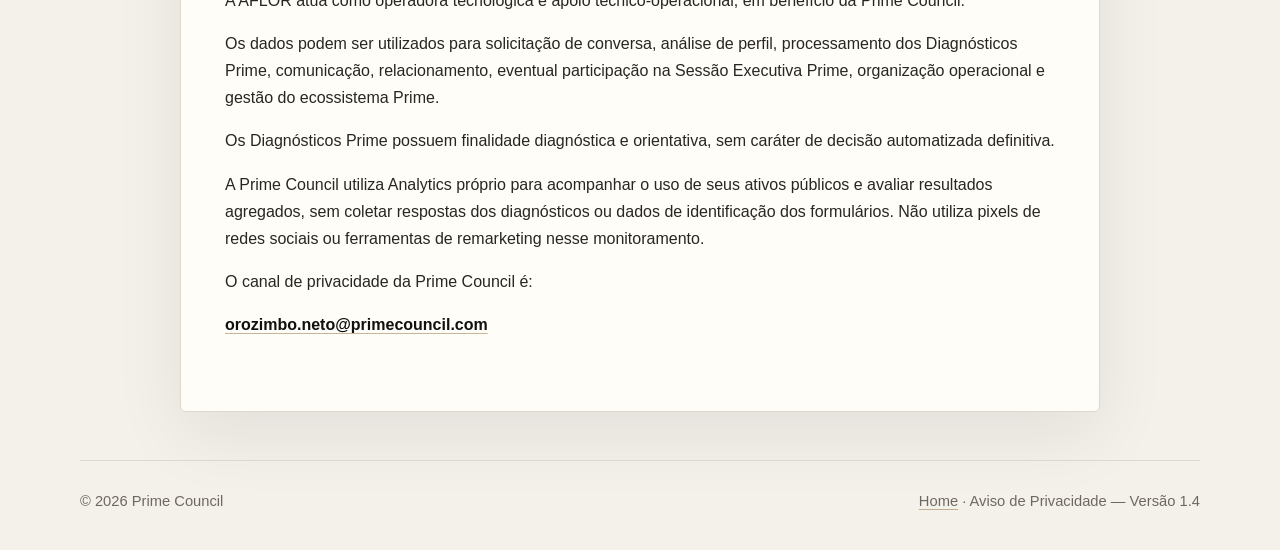
<file: privacidade/index.html>
<!doctype html>
<html lang="pt-BR">
<head>
  <meta charset="UTF-8">
  <meta name="viewport" content="width=device-width, initial-scale=1.0">
  <title>Aviso de Privacidade | Prime Council</title>
  <meta name="description" content="Saiba como a Prime Council coleta, utiliza e protege seus dados pessoais nos canais digitais, incluindo o site institucional, os Diagnósticos Prime e o formulário de solicitação de conversa.">
  <link rel="canonical" href="https://primecouncil.com/privacidade/">
  <meta name="robots" content="index, follow">
  <meta name="theme-color" content="#111111">
  <link rel="icon" type="image/png" sizes="32x32" href="../assets/favicon-32.png">
  <link rel="icon" type="image/png" sizes="16x16" href="../assets/favicon-16.png">
  <link rel="apple-touch-icon" sizes="180x180" href="../assets/apple-touch-icon.png">
  <meta property="og:title" content="Aviso de Privacidade | Prime Council">
  <meta property="og:description" content="Saiba como a Prime Council coleta, utiliza e protege seus dados pessoais nos canais digitais, incluindo o site institucional, os Diagnósticos Prime e o formulário de solicitação de conversa.">
  <meta property="og:type" content="website">
  <meta property="og:url" content="https://primecouncil.com/privacidade/">
  <meta name="twitter:card" content="summary">
  <meta name="twitter:title" content="Aviso de Privacidade | Prime Council">
  <meta name="twitter:description" content="Saiba como a Prime Council coleta, utiliza e protege seus dados pessoais nos canais digitais, incluindo o site institucional, os Diagnósticos Prime e o formulário de solicitação de conversa.">
  <link rel="stylesheet" href="style.css">
  <link rel="stylesheet" href="../mobile-nav.css">
  <script src="../mobile-nav.js" defer></script>
  <script src="scripts.js" defer></script>
</head>
<body>
  <header class="site-header" id="top">
  <div class="site-header-inner">

    <a class="header-brand" href="https://primecouncil.com/" target="_blank" rel="noopener noreferrer">
      <div class="logo-mark">
        <img class="brand-icon-img" src="../assets/prime-council-logo-texto-claro-web.webp" alt="Prime Council">
      </div>
      <div>
        <span class="header-brand-name">Prime Council</span>
      </div>
    </a>

    <nav class="header-nav" aria-label="Navegação principal">
      <a href="https://primecouncil.com/#evento" target="_blank" rel="noopener noreferrer" class="header-nav-link" data-nav="event">Sessão Executiva Prime</a>
      <span class="h-sep" aria-hidden="true"></span>
      <a href="https://primecouncil.com/#diagnostico" target="_blank" rel="noopener noreferrer" class="header-nav-link" data-nav="irfe">Diagnósticos Prime</a>
      <span class="h-sep" aria-hidden="true"></span>
      <a href="https://primecouncil.com/#prime-council" target="_blank" rel="noopener noreferrer" class="header-nav-link" data-nav="council">Conselho Executivo</a>
    </nav>

    <div class="header-ctas">
      <a href="../contato/"
         target="_blank"
         rel="noopener noreferrer"
         class="btn btn-gold btn-sm"
         aria-label="Solicitar conversa"
         data-flow="event-entry"
         data-entry="cold"
         data-cta-position="header">
        <strong>Solicitar conversa →</strong>
      </a>
    </div>

    <button class="prime-mobile-toggle" type="button" aria-label="Abrir menu" aria-expanded="false" aria-controls="prime-mobile-nav">
      <span></span><span></span><span></span>
    </button>
  </div>
  <nav class="prime-mobile-nav" id="prime-mobile-nav" aria-label="Menu mobile" hidden>
    <a href="https://primecouncil.com/#evento">Sessão Executiva Prime</a>
    <a href="https://primecouncil.com/#diagnostico">Diagnósticos Prime</a>
    <a href="https://primecouncil.com/#prime-council">Conselho Executivo</a>
    <a class="prime-mobile-cta" href="https://primecouncil.com/contato/" target="_blank" rel="noopener noreferrer" data-flow="event-entry" data-entry="cold" data-cta-position="header">Solicitar conversa →</a>
  </nav>
</header>

  <main>
    <section class="hero" aria-labelledby="privacy-title">
      <div class="hero-inner">
        <p class="eyebrow">Privacidade e proteção de dados</p>
        <h1 id="privacy-title">Aviso de Privacidade Prime Council</h1>
        <p class="subtitle">Como coletamos, utilizamos, protegemos e tratamos dados pessoais nos canais digitais da Prime Council.</p>
        <p class="version">Versão 1.5 — Novembro de 2026</p>
      </div>
    </section>

    <div class="content-shell">

      <article class="privacy-content" aria-label="Texto integral do Aviso de Privacidade Prime Council">
          <p>A Prime Council valoriza a privacidade, a transpar&#234;ncia e o uso respons&#225;vel das informa&#231;&#245;es fornecidas por participantes, interessados, executivos, empres&#225;rios e representantes de empresas que acessam seus canais digitais.</p>
          <p>Este Aviso de Privacidade explica como os dados pessoais podem ser coletados, utilizados, armazenados, compartilhados e protegidos no contexto do ecossistema digital Prime Council, incluindo:</p>
          <ul>
            <li>site institucional: <a href="https://primecouncil.com/">https://primecouncil.com/</a>;</li>
            <li>Diagn&#243;stico Financeiro Prime: <a href="https://primecouncil.com/irfe/">https://primecouncil.com/irfe/</a>;</li>
            <li>Diagn&#243;stico Comercial Prime: <a href="https://primecouncil.com/comercial/">https://primecouncil.com/comercial/</a>;</li>
            <li>formulário de solicitação de conversa: <a href="../contato/">https://primecouncil.com/contato/</a>.</li>
          </ul>
          <p>Este documento se aplica &#224;s intera&#231;&#245;es realizadas nesses ambientes e aos contatos relacionados &#224; Sess&#227;o Executiva Prime, aos Diagn&#243;sticos Prime, ao Conselho Executivo Prime Council e &#224;s comunica&#231;&#245;es institucionais ou operacionais vinculadas a esses ativos.</p>
          <hr>
        <section class="privacy-section" id="1-quem-respons-vel-pelo-tratamento-dos-dados">
          <h2>1. Quem &#233; respons&#225;vel pelo tratamento dos dados</h2>
          <p>A <strong>Prime Council</strong>, iniciativa sob responsabilidade de seu proprietário, Orozimbo Borges Neto, é responsável pelo tratamento dos dados pessoais coletados por meio de seus canais digitais, incluindo o site institucional, o formulário de solicitação de conversa e os Diagnósticos Prime.</p>
          <p>As decis&#245;es sobre contato, classifica&#231;&#227;o, an&#225;lise, qualificação de interesse, relacionamento e uso dos dados no contexto do ecossistema Prime s&#227;o de responsabilidade da Prime Council.</p>
          <p>A <strong>AFLOR</strong> atua como operadora tecnol&#243;gica e apoio t&#233;cnico-operacional, realizando a estrutura&#231;&#227;o, manuten&#231;&#227;o e suporte de determinados ativos digitais do ecossistema Prime em benef&#237;cio da Prime Council.</p>
          <p>A AFLOR n&#227;o assume a condu&#231;&#227;o comercial, relacional ou estrat&#233;gica dos dados dos participantes, nem toma decis&#245;es sobre o uso dos dados pessoais tratados nos ativos Prime.</p>
          <hr>
        </section>
        <section class="privacy-section" id="2-canal-de-privacidade">
          <h2>2. Canal de privacidade</h2>
          <p>Para solicita&#231;&#245;es relacionadas a dados pessoais, privacidade ou exerc&#237;cio de direitos previstos na Lei Geral de Prote&#231;&#227;o de Dados Pessoais — LGPD, o titular poder&#225; entrar em contato com o canal de privacidade da Prime Council:</p>
          <p><strong><a href="mailto:orozimbo.neto@primecouncil.com">orozimbo.neto@primecouncil.com</a></strong></p>
          <p>As solicita&#231;&#245;es ser&#227;o avaliadas pela Prime Council conforme a legisla&#231;&#227;o aplic&#225;vel, a natureza do pedido, a rela&#231;&#227;o existente com o titular e as obriga&#231;&#245;es legais ou operacionais eventualmente aplic&#225;veis.</p>
          <hr>
        </section>
        <section class="privacy-section" id="3-quais-dados-podem-ser-coletados">
          <h2>3. Quais dados podem ser coletados</h2>
          <p>A Prime Council poder&#225; coletar dados pessoais fornecidos diretamente pelo titular ou gerados a partir da intera&#231;&#227;o com seus ativos digitais.</p>
          <h3>3.1 Dados de identifica&#231;&#227;o e contato</h3>
          <p>Podem ser coletados:</p>
          <ul>
            <li>nome completo;</li>
            <li>e-mail corporativo;</li>
            <li>telefone ou celular com WhatsApp;</li>
            <li>empresa representada;</li>
            <li>cidade e estado;</li>
            <li>cargo, fun&#231;&#227;o ou posi&#231;&#227;o na empresa.</li>
          </ul>
          <h3>3.2 Dados profissionais e empresariais</h3>
          <p>Podem ser coletadas informa&#231;&#245;es relacionadas ao perfil da empresa ou do participante, incluindo:</p>
          <ul>
            <li>setor de atua&#231;&#227;o;</li>
            <li>n&#250;mero de colaboradores;</li>
            <li>estrutura de gest&#227;o;</li>
            <li>principal desafio estrat&#233;gico;</li>
            <li>faixa aproximada de faturamento;</li>
            <li>origem do contato ou indica&#231;&#227;o;</li>
            <li>informa&#231;&#245;es necess&#225;rias &#224; contextualiza&#231;&#227;o da participa&#231;&#227;o na Sess&#227;o Executiva Prime.</li>
          </ul>
          <p>Quando essas informa&#231;&#245;es estiverem vinculadas a uma pessoa natural identificada ou identific&#225;vel, elas poder&#227;o ser tratadas como dados pessoais nos termos da LGPD.</p>
          <h3>3.3 Dados fornecidos nos Diagn&#243;sticos Prime</h3>
          <p>Nos Diagn&#243;sticos Prime, poder&#227;o ser coletadas informa&#231;&#245;es relacionadas &#224; empresa, ao respondente e a par&#226;metros operacionais, financeiros ou comerciais necess&#225;rios ao processamento dos diagn&#243;sticos.</p>
          <h4>3.3.1 Diagn&#243;stico Financeiro Prime</h4>
          <ul>
            <li>identifica&#231;&#227;o e contato;</li>
            <li>porte da empresa;</li>
            <li>prazos m&#233;dios de recebimento e pagamento;</li>
            <li>inadimpl&#234;ncia;</li>
            <li>margem operacional;</li>
            <li>endividamento ou alavancagem;</li>
            <li>reserva ou disponibilidade de caixa;</li>
            <li>demais respostas e indicadores necess&#225;rios ao diagn&#243;stico financeiro.</li>
          </ul>
          <h4>3.3.2 Diagn&#243;stico Comercial Prime</h4>
          <ul>
            <li>identifica&#231;&#227;o e contato;</li>
            <li>setor e porte da empresa;</li>
            <li>faixa aproximada de faturamento;</li>
            <li>desafios comerciais;</li>
            <li>estrutura comercial;</li>
            <li>respostas relacionadas a prospec&#231;&#227;o, portf&#243;lio, convers&#227;o, carteira, relacionamento e gest&#227;o comercial;</li>
            <li>demais respostas e indicadores necess&#225;rios ao diagn&#243;stico comercial.</li>
          </ul>
          <p>Esses dados s&#227;o utilizados para gerar leituras diagn&#243;sticas, executivas e orientativas sobre os respectivos contextos avaliados.</p>
          <h3>3.4 Dados relacionados ao formulário de solicitação de conversa</h3>
          <p>No formulário de solicitação de conversa da Sessão Executiva Prime, poderão ser tratados dados necessários para:</p>
          <ul>
            <li>recebimento e registro da solicitação;</li>
            <li>contextualização do perfil empresarial do solicitante;</li>
            <li>análise de contexto, momento e próximos passos;</li>
            <li>contato com o solicitante para conversa qualificada com a Prime;</li>
            <li>envio de confirmações, orientações ou comunicações relacionadas à Sessão Executiva Prime;</li>
            <li>registro operacional do interesse e relacionamento.</li>
          </ul>
          <p>A Prime Council poderá registrar as informações fornecidas pelo solicitante para fins de qualificação e organização interna.</p>
          <p>A Prime Council não solicita, por meio deste formulário, dados bancários, dados de pagamento ou informações financeiras de qualquer natureza.</p>
          <h3>3.5 Dados t&#233;cnicos e de navega&#231;&#227;o</h3>
          <p>Durante o acesso aos ativos digitais da Prime Council, poder&#227;o ser coletados dados t&#233;cnicos b&#225;sicos, como:</p>
          <ul>
            <li>endere&#231;o IP;</li>
            <li>data e hor&#225;rio de acesso;</li>
            <li>tipo de navegador;</li>
            <li>dispositivo utilizado;</li>
            <li>p&#225;ginas acessadas;</li>
            <li>intera&#231;&#245;es realizadas nos canais digitais;</li>
            <li>dados t&#233;cnicos necess&#225;rios ao funcionamento das p&#225;ginas, formul&#225;rios e recursos digitais.</li>
          </ul>
          <p>Esses dados podem ser utilizados para seguran&#231;a, funcionamento t&#233;cnico, melhoria da experi&#234;ncia de navega&#231;&#227;o, an&#225;lise de desempenho dos ativos digitais e preven&#231;&#227;o de uso indevido.</p>
          <hr>
        </section>
        <section class="privacy-section" id="4-como-os-dados-s-o-utilizados">
          <h2>4. Como os dados s&#227;o utilizados</h2>
          <p>Os dados pessoais tratados pela Prime Council poder&#227;o ser utilizados para as seguintes finalidades:</p>
          <ul>
            <li>viabilizar o acesso ao site institucional;</li>
            <li>permitir o preenchimento dos Diagn&#243;sticos Prime;</li>
            <li>calcular e apresentar os respectivos resultados;</li>
            <li>gerar relat&#243;rio, PDF ou resumo executivo do diagn&#243;stico, quando aplic&#225;vel;</li>
            <li>receber e processar solicitações de conversa relacionadas à Sessão Executiva Prime;</li>
            <li>qualificar o perfil e o contexto empresarial do solicitante;</li>
            <li>enviar confirmações, orientações e comunicações relacionadas à Sessão Executiva Prime;</li>
            <li>realizar contato por e-mail, telefone ou WhatsApp;</li>
            <li>organizar bases internas de relacionamento e acompanhamento;</li>
            <li>qualificar contatos, interessados ou participantes;</li>
            <li>apoiar an&#225;lises internas relacionadas ao ecossistema Prime;</li>
            <li>melhorar a estrutura, seguran&#231;a e usabilidade dos ativos digitais;</li>
            <li>cumprir obriga&#231;&#245;es legais, regulat&#243;rias, fiscais ou administrativas, quando aplic&#225;vel;</li>
            <li>proteger direitos da Prime Council, de participantes ou de terceiros.</li>
          </ul>
          <hr>
        </section>
        <section class="privacy-section" id="5-bases-legais-utilizadas">
          <h2>5. Bases legais utilizadas</h2>
          <p>O tratamento de dados pessoais poder&#225; ocorrer com fundamento nas bases legais previstas na LGPD, conforme a finalidade espec&#237;fica do tratamento.</p>
          <p>Entre as bases legais aplic&#225;veis, poder&#227;o estar:</p>
          <ul>
            <li>execução de contrato ou de procedimentos preliminares relacionados à solicitação de conversa, participação eventual ou interesse do titular;</li>
            <li>consentimento, quando o titular aceitar expressamente o uso dos dados para determinada finalidade;</li>
            <li>leg&#237;timo interesse da Prime Council, especialmente para relacionamento, melhoria dos servi&#231;os, seguran&#231;a, preven&#231;&#227;o a fraudes e organiza&#231;&#227;o interna, sempre observados os direitos e liberdades fundamentais do titular;</li>
            <li>cumprimento de obriga&#231;&#227;o legal ou regulat&#243;ria;</li>
            <li>exerc&#237;cio regular de direitos em processos judiciais, administrativos ou arbitrais, quando necess&#225;rio.</li>
          </ul>
          <p>A t&#237;tulo exemplificativo, o tratamento relacionado à solicitação de conversa e à eventual participação na Sessão Executiva Prime pode estar associado à execução de procedimentos preliminares ou ao legítimo interesse da Prime Council; o tratamento de dados dos Diagn&#243;sticos Prime para fins de an&#225;lise, contato e relacionamento pode estar associado ao consentimento do titular ou ao leg&#237;timo interesse da Prime Council; e o tratamento de dados t&#233;cnicos de navega&#231;&#227;o pode estar associado ao leg&#237;timo interesse para seguran&#231;a, funcionamento e melhoria dos ativos digitais.</p>
          <p>Quando o tratamento depender de consentimento, o titular poder&#225; solicitar sua revoga&#231;&#227;o, observados os efeitos pr&#225;ticos, legais e operacionais dessa solicita&#231;&#227;o.</p>
          <hr>
        </section>
        <section class="privacy-section" id="6-tratamento-espec-fico-do-diagn-stico-irfe">
          <h2>6. Tratamento espec&#237;fico dos Diagn&#243;sticos Prime</h2>
          <p>O IRFE — &#205;ndice de Risco Financeiro Empresarial — &#233; uma ferramenta diagn&#243;stica desenvolvida para apoiar a leitura executiva de fatores de risco financeiro-estrutural, considerando par&#226;metros como ciclo de caixa, margem operacional, inadimpl&#234;ncia, alavancagem e capital de giro.</p>
          <p>Ao preencher o Diagn&#243;stico Financeiro Prime, o titular informa dados de identifica&#231;&#227;o, contato e par&#226;metros de an&#225;lise necess&#225;rios ao c&#225;lculo do diagn&#243;stico.</p>
          <p>Ao preencher o Diagn&#243;stico Comercial Prime, o titular informa dados de identifica&#231;&#227;o, contato e respostas relacionadas ao contexto comercial da empresa.</p>
          <p>O Diagn&#243;stico Comercial Prime processa as respostas fornecidas pelo participante, gera indicadores e uma leitura inicial das dimens&#245;es comerciais avaliadas, com natureza diagn&#243;stica e orientativa.</p>
          <p>Esses dados poder&#227;o ser utilizados para:</p>
          <ul>
            <li>calcular o &#237;ndice IRFE ou os indicadores do Diagnóstico Comercial Prime, conforme o diagnóstico preenchido;</li>
            <li>apresentar o resultado ao usu&#225;rio;</li>
            <li>gerar relat&#243;rio ou PDF do diagn&#243;stico, quando aplic&#225;vel;</li>
            <li>registrar hist&#243;rico interno relacionado ao diagn&#243;stico;</li>
            <li>apoiar contato posterior da Prime Council;</li>
            <li>direcionar comunica&#231;&#245;es relacionadas &#224; Sess&#227;o Executiva Prime, ao Conselho Executivo ou a outras iniciativas do ecossistema Prime;</li>
            <li>realizar an&#225;lise interna de perfil, risco, prioridade ou ader&#234;ncia ao m&#233;todo Prime Council.</li>
          </ul>
          <p>Os Diagn&#243;sticos Prime possuem finalidade diagn&#243;stica e orientativa. Seus resultados apoiam a leitura executiva dos contextos avaliados, mas n&#227;o constituem decis&#227;o automatizada com efeitos jur&#237;dicos, financeiros, credit&#237;cios, contratuais, comerciais ou societ&#225;rios definitivos.</p>
          <p>A interpreta&#231;&#227;o dos resultados deve considerar o contexto espec&#237;fico da empresa e n&#227;o substitui an&#225;lise especializada, consultoria profissional, avalia&#231;&#227;o cont&#225;bil, financeira, jur&#237;dica, comercial ou estrat&#233;gica individualizada.</p>
          <hr>
        </section>
        <section class="privacy-section" id="7-tratamento-espec-fico-do-formul-rio-de-inscri-o">
          <h2>7. Tratamento específico do formulário de solicitação de conversa</h2>
          <p>O formulário de solicitação de conversa coleta dados necessários para contextualizar o perfil do solicitante, registrar seu interesse na Sessão Executiva Prime e organizar o contato inicial com a Prime.</p>
          <p>Os dados informados poder&#227;o ser utilizados para:</p>
          <ul>
            <li>identificar o solicitante;</li>
            <li>contextualizar o perfil da empresa;</li>
            <li>avaliar a compatibilidade do perfil com a proposta da Sessão Executiva Prime;</li>
            <li>confirmar dados de contato;</li>
            <li>confirmar o recebimento da solicitação de conversa;</li>
            <li>enviar e-mails, mensagens ou orientações relacionadas à Sessão Executiva Prime ou aos próximos passos;</li>
            <li>registrar o interesse em bases internas da Prime Council;</li>
            <li>realizar contato posterior para relacionamento, continuidade executiva ou apresenta&#231;&#227;o de pr&#243;ximos passos.</li>
          </ul>
          <p>A participação na Sessão Executiva Prime poderá ser organizada pela equipe Prime Council, conforme regras operacionais e critérios internos da Sessão.</p>
          <hr>
        </section>
        <section class="privacy-section" id="8-comunica-es-por-e-mail-telefone-e-whatsapp">
          <h2>8. Comunica&#231;&#245;es por e-mail, telefone e WhatsApp</h2>
          <p>A Prime Council poder&#225; utilizar os dados de contato fornecidos pelo titular para enviar comunica&#231;&#245;es relacionadas a:</p>
          <ul>
            <li>confirmação de recebimento da solicitação de conversa;</li>
            <li>orientações sobre a Sessão Executiva Prime;</li>
            <li>envio de informa&#231;&#245;es sobre os Diagn&#243;sticos Prime;</li>
            <li>relacionamento executivo;</li>
            <li>convites, lembretes ou atualiza&#231;&#245;es do ecossistema Prime;</li>
            <li>continuidade do contato ap&#243;s participa&#231;&#227;o ou demonstra&#231;&#227;o de interesse.</li>
          </ul>
          <p>O titular poder&#225; solicitar a interrup&#231;&#227;o de comunica&#231;&#245;es n&#227;o obrigat&#243;rias pelo canal de privacidade indicado neste aviso.</p>
          <p>Comunicações estritamente necessárias à solicitação de conversa, ao contato de seguimento, à realização da Sessão Executiva Prime, à segurança, obriga&#231;&#245;es legais ou rela&#231;&#227;o j&#225; estabelecida poder&#227;o continuar sendo enviadas quando forem indispens&#225;veis &#224; execu&#231;&#227;o da finalidade correspondente.</p>
          <hr>
        </section>
        <section class="privacy-section" id="9-apoio-tecnol-gico-da-aflor">
          <h2>9. Apoio tecnol&#243;gico da AFLOR</h2>
          <p>A AFLOR pode apoiar tecnicamente a estrutura digital, automa&#231;&#245;es, organiza&#231;&#227;o de bases, manuten&#231;&#227;o de p&#225;ginas, funcionamento de formul&#225;rios, Diagn&#243;sticos Prime, integra&#231;&#245;es operacionais e suporte ao ecossistema digital Prime.</p>
          <p>Esse apoio ocorre de forma t&#233;cnica e operacional, em benef&#237;cio da Prime Council.</p>
          <p>A AFLOR n&#227;o substitui a Prime Council na gest&#227;o do relacionamento com participantes, contatos ou interessados, nem toma decis&#245;es comerciais, estrat&#233;gicas ou relacionais sobre o uso dos dados pessoais tratados nos ativos Prime.</p>
          <p>No âmbito desses serviços, a AFLOR realiza o tratamento de dados pessoais conforme as instruções da Prime Council e nos limites das atividades técnicas e operacionais contratadas, observadas as obrigações legais aplicáveis.</p>
          <hr>
        </section>
        <section class="privacy-section" id="10-compartilhamento-de-dados">
          <h2>10. Compartilhamento de dados</h2>
          <p>A Prime Council poder&#225; compartilhar dados pessoais apenas quando necess&#225;rio e de forma compat&#237;vel com as finalidades informadas neste aviso.</p>
          <p>O compartilhamento poder&#225; ocorrer com:</p>
          <ul>
            <li>fornecedores de hospedagem e infraestrutura digital;</li>
            <li>ferramentas de armazenamento em nuvem;</li>
            <li>planilhas operacionais;</li>
            <li>ferramentas de automa&#231;&#227;o;</li>
            <li>servi&#231;os de e-mail;</li>
            <li>solu&#231;&#245;es de gera&#231;&#227;o de relat&#243;rios ou documentos;</li>
            <li>ferramentas de gest&#227;o operacional ou CRM interno;</li>
            <li>parceiros de apoio t&#233;cnico, como a AFLOR;</li>
            <li>autoridades p&#250;blicas, quando houver obriga&#231;&#227;o legal ou solicita&#231;&#227;o v&#225;lida;</li>
            <li>assessores, prestadores ou profissionais necess&#225;rios &#224; defesa de direitos da Prime Council.</li>
          </ul>
          <p>A opera&#231;&#227;o digital da Prime Council pode utilizar servi&#231;os de hospedagem, infraestrutura digital, armazenamento em nuvem, planilhas operacionais, automa&#231;&#245;es, envio de e-mails, gera&#231;&#227;o de relat&#243;rios e CRM interno para registrar solicitações de conversa, diagnósticos, comunicações e acompanhamento dos contatos ou participantes.</p>
          <p>Essas ferramentas s&#227;o utilizadas para viabilizar o funcionamento da LP, dos Diagn&#243;sticos Prime, do formulário de solicitação de conversa, das comunicações operacionais e da organização interna do relacionamento Prime Council.</p>
          <p>A Prime Council n&#227;o comercializa dados pessoais dos titulares.</p>
          <hr>
        </section>
        <section class="privacy-section" id="11-transfer-ncia-internacional-de-dados">
          <h2>11. Transfer&#234;ncia internacional de dados</h2>
          <p>Alguns fornecedores de tecnologia utilizados na opera&#231;&#227;o digital podem manter infraestrutura, servidores ou servi&#231;os fora do Brasil, especialmente em solu&#231;&#245;es de hospedagem, nuvem, armazenamento, automa&#231;&#227;o e comunica&#231;&#227;o.</p>
          <p>Quando houver transfer&#234;ncia internacional de dados pessoais, a Prime Council buscar&#225; adotar medidas compat&#237;veis com a LGPD e com pr&#225;ticas adequadas de prote&#231;&#227;o de dados, considerando a natureza dos dados, a finalidade do tratamento e os fornecedores envolvidos.</p>
          <hr>
        </section>
        <section class="privacy-section" id="12-cookies-e-tecnologias-similares">
          <h2>12. Cookies e tecnologias similares</h2>
          <p>Os ativos da Prime Council — site institucional, Diagn&#243;stico Financeiro, Diagn&#243;stico Comercial e AFLOR Flow — utilizam Analytics pr&#243;prio para medir acessos, cliques em a&#231;&#245;es relevantes e in&#237;cios de utiliza&#231;&#227;o, conforme o ativo, com a finalidade de aprimorar a experi&#234;ncia e avaliar resultados agregados dos canais de divulga&#231;&#227;o e campanhas.</p>
          <p>Os ativos podem utilizar recursos t&#233;cnicos necess&#225;rios ao funcionamento das p&#225;ginas, formul&#225;rios, processamento de respostas, seguran&#231;a da navega&#231;&#227;o e gera&#231;&#227;o de relat&#243;rios.</p>
          <p>Cookies ou recursos t&#233;cnicos estritamente necess&#225;rios podem operar sem consentimento espec&#237;fico, quando indispens&#225;veis ao funcionamento b&#225;sico das p&#225;ginas, formul&#225;rios ou aplica&#231;&#245;es.</p>
          <p>A medi&#231;&#227;o utiliza identificador tempor&#225;rio de sess&#227;o no navegador, sem cookies adicionais ou t&#233;cnicas de identifica&#231;&#227;o por dispositivo (fingerprinting). Pode registrar informa&#231;&#245;es t&#233;cnicas limitadas, como categoria de dispositivo e origem do acesso. N&#227;o coleta respostas dos diagn&#243;sticos nem dados de identifica&#231;&#227;o dos formul&#225;rios. Os eventos s&#227;o armazenados em infraestrutura de nuvem, com apoio tecnol&#243;gico da AFLOR, sem vincula&#231;&#227;o individual entre os ativos.</p>
          <p>O titular pode gerenciar ou desativar cookies diretamente nas configura&#231;&#245;es do navegador utilizado. A desativa&#231;&#227;o de determinados cookies poder&#225; afetar a navega&#231;&#227;o ou o funcionamento de alguns recursos.</p>
          <p>Para dúvidas ou oposição ao tratamento, quando aplicável, o titular pode entrar em contato pelo canal de privacidade: orozimbo.neto@primecouncil.com.</p>
          <hr>
        </section>
        <section class="privacy-section" id="13-reten-o-e-descarte-dos-dados">
          <h2>13. Reten&#231;&#227;o e descarte dos dados</h2>
          <p>Os dados pessoais poder&#227;o ser armazenados pelo tempo necess&#225;rio para cumprir as finalidades descritas neste aviso, incluindo:</p>
          <ul>
            <li>gestão de solicitações de conversa e relacionamento;</li>
            <li>realiza&#231;&#227;o da Sess&#227;o Executiva Prime;</li>
            <li>envio de comunica&#231;&#245;es relacionadas;</li>
            <li>hist&#243;rico de relacionamento;</li>
            <li>an&#225;lise interna;</li>
            <li>cumprimento de obriga&#231;&#245;es legais, fiscais, administrativas ou regulat&#243;rias;</li>
            <li>preven&#231;&#227;o a fraudes;</li>
            <li>seguran&#231;a;</li>
            <li>exerc&#237;cio regular de direitos.</li>
          </ul>
          <p>Ap&#243;s o t&#233;rmino das finalidades aplic&#225;veis, os dados poder&#227;o ser eliminados, anonimizados ou mantidos quando houver base legal ou necessidade leg&#237;tima para sua conserva&#231;&#227;o.</p>
          <p>O titular poder&#225; solicitar a elimina&#231;&#227;o de seus dados pessoais, observadas as hip&#243;teses em que a Prime Council esteja autorizada ou obrigada a mant&#234;-los.</p>
          <hr>
        </section>
        <section class="privacy-section" id="14-seguran-a-da-informa-o">
          <h2>14. Seguran&#231;a da informa&#231;&#227;o</h2>
          <p>A Prime Council adota medidas t&#233;cnicas e organizacionais destinadas a proteger os dados pessoais contra acesso n&#227;o autorizado, perda, altera&#231;&#227;o, divulga&#231;&#227;o indevida, uso inadequado ou tratamento incompat&#237;vel com as finalidades informadas.</p>
          <p>Entre as medidas que poder&#227;o ser utilizadas est&#227;o:</p>
          <ul>
            <li>controle de acesso;</li>
            <li>restri&#231;&#227;o de visualiza&#231;&#227;o a pessoas autorizadas;</li>
            <li>uso de ambientes digitais protegidos;</li>
            <li>organiza&#231;&#227;o de bases internas;</li>
            <li>boas pr&#225;ticas de seguran&#231;a operacional;</li>
            <li>monitoramento e revis&#227;o de ativos digitais;</li>
            <li>limita&#231;&#227;o do acesso conforme necessidade operacional.</li>
          </ul>
          <p>Ainda que sejam adotadas medidas de seguran&#231;a, nenhum ambiente digital &#233; absolutamente imune a riscos. Em caso de incidente relevante envolvendo dados pessoais, a Prime Council avaliar&#225; as medidas cab&#237;veis conforme a LGPD e as orienta&#231;&#245;es da Autoridade Nacional de Prote&#231;&#227;o de Dados.</p>
          <hr>
        </section>
        <section class="privacy-section" id="15-direitos-dos-titulares">
          <h2>15. Direitos dos titulares</h2>
          <p>Nos termos da LGPD, o titular poder&#225; solicitar &#224; Prime Council, quando aplic&#225;vel:</p>
          <ul>
            <li>confirma&#231;&#227;o da exist&#234;ncia de tratamento de dados pessoais;</li>
            <li>acesso aos dados pessoais tratados;</li>
            <li>corre&#231;&#227;o de dados incompletos, inexatos ou desatualizados;</li>
            <li>anonimiza&#231;&#227;o, bloqueio ou elimina&#231;&#227;o de dados desnecess&#225;rios, excessivos ou tratados em desconformidade;</li>
            <li>portabilidade dos dados, quando regulamentada e aplic&#225;vel;</li>
            <li>informa&#231;&#227;o sobre compartilhamento de dados;</li>
            <li>revoga&#231;&#227;o do consentimento, quando o tratamento estiver baseado nessa hip&#243;tese;</li>
            <li>elimina&#231;&#227;o dos dados tratados com base em consentimento, observadas as exce&#231;&#245;es legais;</li>
            <li>revis&#227;o de decis&#245;es tomadas unicamente com base em tratamento automatizado de dados pessoais, quando aplic&#225;vel;</li>
            <li>oposi&#231;&#227;o a tratamento realizado em desconformidade com a LGPD.</li>
          </ul>
          <p>As solicita&#231;&#245;es poder&#227;o ser feitas pelo canal de privacidade da Prime Council:</p>
          <p><strong><a href="mailto:orozimbo.neto@primecouncil.com">orozimbo.neto@primecouncil.com</a></strong></p>
          <p>A Prime Council poder&#225; solicitar informa&#231;&#245;es adicionais para confirmar a identidade do titular e garantir a seguran&#231;a do atendimento.</p>
          <hr>
        </section>
        <section class="privacy-section" id="16-dados-de-pessoas-jur-dicas">
          <h2>16. Dados de pessoas jur&#237;dicas</h2>
          <p>A LGPD protege dados pessoais de pessoas naturais. Informa&#231;&#245;es exclusivamente relacionadas a pessoas jur&#237;dicas, sem v&#237;nculo com uma pessoa natural identificada ou identific&#225;vel, podem n&#227;o ser consideradas dados pessoais.</p>
          <p>No entanto, quando dados empresariais estiverem associados a representantes, sócios, administradores, executivos, solicitantes ou responsáveis identificados, eles poder&#227;o ser tratados conforme este Aviso de Privacidade.</p>
          <hr>
        </section>
        <section class="privacy-section" id="17-menores-de-idade">
          <h2>17. Menores de idade</h2>
          <p>Os ativos digitais da Prime Council s&#227;o voltados a empres&#225;rios, executivos, l&#237;deres, gestores e representantes profissionais.</p>
          <p>A Prime Council n&#227;o direciona seus canais, diagn&#243;sticos ou formul&#225;rios a crian&#231;as ou adolescentes.</p>
          <p>Caso seja identificado tratamento acidental de dados de menores de idade sem base adequada, a Prime Council poder&#225; adotar medidas para exclus&#227;o ou regulariza&#231;&#227;o do tratamento, conforme aplic&#225;vel.</p>
          <hr>
        </section>
        <section class="privacy-section" id="18-atualiza-es-deste-aviso">
          <h2>18. Atualiza&#231;&#245;es deste aviso</h2>
          <p>Este Aviso de Privacidade poder&#225; ser atualizado periodicamente para refletir altera&#231;&#245;es nos ativos digitais, nos processos operacionais, nas ferramentas utilizadas, nas pr&#225;ticas da Prime Council ou na legisla&#231;&#227;o aplic&#225;vel.</p>
          <p>A vers&#227;o vigente estar&#225; dispon&#237;vel nos canais digitais da Prime Council.</p>
          <p>Quando as atualiza&#231;&#245;es envolverem altera&#231;&#245;es relevantes nas finalidades, nos dados coletados ou nos direitos dos titulares, a Prime Council buscar&#225; comunicar os titulares afetados com anteced&#234;ncia razo&#225;vel, por e-mail ou aviso nos canais digitais.</p>
          <hr>
        </section>
        <section class="privacy-section" id="19-resumo-executivo">
          <h2>19. Resumo executivo</h2>
          <p>A Prime Council &#233; respons&#225;vel pelo tratamento dos dados pessoais coletados em seus canais digitais.</p>
          <p>A AFLOR atua como operadora tecnol&#243;gica e apoio t&#233;cnico-operacional, em benef&#237;cio da Prime Council.</p>
          <p>Os dados podem ser utilizados para solicitação de conversa, análise de perfil, processamento dos Diagnósticos Prime, comunicação, relacionamento, eventual participação na Sessão Executiva Prime, organização operacional e gestão do ecossistema Prime.</p>
          <p>Os Diagn&#243;sticos Prime possuem finalidade diagn&#243;stica e orientativa, sem car&#225;ter de decis&#227;o automatizada definitiva.</p>
          <p>A Prime Council utiliza Analytics pr&#243;prio para acompanhar o uso de seus ativos p&#250;blicos e avaliar resultados agregados, sem coletar respostas dos diagn&#243;sticos ou dados de identifica&#231;&#227;o dos formul&#225;rios. N&#227;o utiliza pixels de redes sociais ou ferramentas de remarketing nesse monitoramento.</p>
          <p>O canal de privacidade da Prime Council &#233;:</p>
          <p><strong><a href="mailto:orozimbo.neto@primecouncil.com">orozimbo.neto@primecouncil.com</a></strong></p>
        </section>
      </article>
    </div>
  </main>

  <button class="back-to-top" type="button" aria-label="Voltar ao topo">↑</button>

  <footer class="site-footer">
    <p>© <span id="current-year">2026</span> Prime Council</p>
    <p><a href="https://primecouncil.com/">Home</a> · Aviso de Privacidade — Versão 1.4</p>
  </footer>
</body>
</html>
</file>
<file: style.css>
/* ============================================================
   PRIME COUNCIL · LANDING PAGE
   style.css — Otimizado para produção
   ============================================================ */


/* ============================================================
   1. TOKENS DE DESIGN
   ============================================================ */
:root {
  --ink:        #0D0D0D;
  --ink-mid:    #2C2A27;
  --bone:       #F4F1EB;
  --paper:      #FFFFFF;
  --rule:       #DDD9D0;
  --rule-soft:  #EAE6DE;
  --muted:      #7A7570;
  --gold:       #9A7B4A;
  --gold-light: #BFA06B;
  --gold-pale:  #EDE0C8;

  --on-dark-primary:   rgba(244,241,235,0.92);
  --on-dark-secondary: rgba(244,241,235,0.72);
  --on-dark-muted:     rgba(244,241,235,0.52);
  --on-dark-faint:     rgba(244,241,235,0.38);

  --serif: 'Cormorant Garamond', Georgia, serif;
  --sans:  'DM Sans', system-ui, sans-serif;

  --radius:    3px;
  --radius-lg: 5px;
  --shadow-sm: 0 1px 4px rgba(0,0,0,0.05);
  --shadow-md: 0 4px 24px rgba(0,0,0,0.08);

  --t: 0.22s ease;
}


/* ============================================================
   2. RESET / BASE
   ============================================================ */
*,
*::before,
*::after {
  box-sizing: border-box;
  margin: 0;
  padding: 0;
}

html {
  scroll-behavior: smooth;
}

/* Cor base para seções escuras (CORE DARK apenas) */
#hero,
#evento {
  color: var(--on-dark-primary);
}

/* ul > li sem classe em seções escuras */
#evento ul li {
  color: var(--on-dark-secondary);
}

body {
  font-family: var(--sans);
  background: var(--bone);
  color: var(--ink);
  font-size: 15px;
  line-height: 1.7;
  -webkit-font-smoothing: antialiased;
  -moz-osx-font-smoothing: grayscale;
  padding-top: 60px;
}

a {
  text-decoration: none;
  color: inherit;
}


/* ============================================================
   3. LAYOUT GLOBAL
   ============================================================ */
.container {
  width: 100%;
  max-width: 1040px;
  margin: 0 auto;
  padding: 0 28px;
}


/* ============================================================
   4. TIPOGRAFIA — UTILITÁRIOS
   ============================================================ */
.section-lbl {
  font-family: var(--sans);
  font-size: 10.5px;
  font-weight: 500;
  letter-spacing: 0.16em;
  text-transform: uppercase;
  color: var(--gold);
  display: block;
  margin-bottom: 14px;
}

.gold-rule {
  width: 40px;
  height: 1px;
  background: var(--gold-light);
  margin: 0 auto 28px;
}
.inv { color: var(--paper); }

.lead {
  font-size: 14.5px;
  color: var(--muted);
  max-width: 520px;
  margin: 0 auto;
  line-height: 1.78;
}
.lead.inv { color: var(--on-dark-secondary); }


/* ============================================================
   5. COMPONENTES — BOTÕES
   ============================================================ */
.btn {
  display: inline-flex;
  align-items: center;
  gap: 8px;
  font-family: var(--sans);
  font-size: 11.5px;
  font-weight: 500;
  letter-spacing: 0.12em;
  text-transform: uppercase;
  border-radius: var(--radius);
  padding: 13px 28px;
  cursor: pointer;
  transition:
    background var(--t),
    transform var(--t),
    box-shadow var(--t),
    color var(--t),
    border-color var(--t);
  border: 1px solid transparent;
  white-space: nowrap;
  line-height: 1;
}

.btn-primary {
  background: var(--ink);
  color: var(--paper);
  border-color: var(--ink);
}
.btn-primary:hover {
  background: var(--ink-mid);
  transform: translateY(-1px);
  box-shadow: 0 4px 14px rgba(13,13,13,0.2);
}

.btn-gold {
  background: var(--gold);
  color: var(--paper);
  border-color: var(--gold);
}
.btn-gold:hover {
  background: var(--gold-light);
  border-color: var(--gold-light);
  transform: translateY(-1px);
  box-shadow: 0 4px 14px rgba(154,123,74,0.28);
}

.btn-sm  { padding: 9px 16px;  font-size: 10.5px; }
.header-ctas .btn { max-width: 220px; }
.header-ctas .btn-sm { padding: 7px 14px; font-size: 11px; letter-spacing: 0.07em; min-height: 36px; }
.btn-lg  { padding: 15px 36px; font-size: 12px; }


/* ============================================================
   6. COMPONENTES — BLOCOS REUTILIZÁVEIS
   ============================================================ */

/* Cabeçalho de seção */
.section-header {
  text-align: center;
  margin-bottom: 56px;
}
.section-header h2 {
  font-family: var(--serif);
  font-size: clamp(1.9rem, 3.5vw, 2.8rem);
  font-weight: 600;
  color: var(--ink);
  letter-spacing: 0.01em;
  margin-bottom: 16px;
  line-height: 1.18;
}
.section-header h2 em  { font-style: italic; color: var(--gold); }
.section-header h2.inv { color: var(--paper); }
.section-header .lead  { color: var(--muted); }
.section-header .lead.inv { color: var(--on-dark-secondary); }
#prova .section-header .lead {
  max-width: 720px;
  white-space: nowrap;
}

/* Caixa CTA */
.cta-box {
  text-align: center;
  padding: 40px;
  margin-top: 52px;
  background: rgba(154,123,74,0.06);
  border: 1px solid rgba(154,123,74,0.18);
  border-top: 2px solid var(--gold);
  border-radius: var(--radius-lg);
}
.cta-box p {
  font-family: var(--serif);
  font-style: italic;
  font-size: 1.1rem;
  color: var(--ink-mid);
  margin-bottom: 20px;
}

/* Wrap de CTA abaixo de seções */
.section-cta-wrap {
  margin-top: 48px;
  text-align: center;
}

/* Nota/legenda */
.cta-note {
  font-size: 11px;
  color: var(--muted);
  margin-top: 12px;
  letter-spacing: 0.06em;
}

/* Separadores decorativos */
.rule-black { height: 3px; background: var(--ink); }
.rule-gold  { height: 1px; background: var(--gold-light); }

/* Link rodapé sublinhado */
.link-footer-underline {
  color: inherit;
  text-decoration: underline;
}


/* ============================================================
   7. HEADER FIXO
   ============================================================ */
.site-header {
  position: fixed;
  top: 0; left: 0; right: 0;
  z-index: 1000;
  background: var(--ink);
  border-bottom: 1px solid rgba(191,160,107,0.14);
  height: 60px;
  color: var(--paper);
  transition: box-shadow var(--t);
}
/* Adicionado via JS ao fazer scroll */
.site-header.scrolled {
  box-shadow: 0 2px 16px rgba(0,0,0,0.25);
}

.site-header-inner {
  display: flex;
  align-items: center;
  justify-content: space-between;
  gap: 16px;
  height: 100%;
  padding: 0 28px;
  max-width: 1340px;
  margin: 0 auto;
}

.header-brand {
  display: flex;
  align-items: center;
  gap: 10px;
  flex-shrink: 0;
  color: inherit;
  text-decoration: none;
}

.header-brand,
.header-brand:visited,
.header-brand:hover,
.header-brand:focus,
.header-brand:active {
  text-decoration: none;
}
.logo-mark {
  width: 52px;
  height: 52px;
  background: transparent;
  border: none;
  border-radius: 2px;
  display: flex;
  align-items: center;
  justify-content: center;
  flex-shrink: 0;
}
.brand-icon-img {
  width: 52px;
  height: 52px;
  object-fit: contain;
  display: block;
}

.logo-bars {
  display: flex;
  align-items: flex-end;
  gap: 2px;
  height: 14px;
}
.logo-bars span {
  display: block;
  background: var(--gold-light);
  border-radius: 1px;
  width: 3px;
}
.logo-bars span:nth-child(1) { height: 6px; }
.logo-bars span:nth-child(2) { height: 10px; }
.logo-bars span:nth-child(3) { height: 14px; }

.header-nav {
  display: flex;
  align-items: center;
  gap: 6px;
  flex: 1;
  justify-content: center;
}
.header-nav-link {
  font-size: 11px;
  font-weight: 500;
  letter-spacing: 0.08em;
  text-transform: uppercase;
  color: rgba(255,255,255,0.65);
  padding: 4px 8px;
  text-decoration: none;
  transition: color var(--t);
  white-space: nowrap;
}
.header-nav-link:hover { color: rgba(255,255,255,0.92); }

.h-sep {
  width: 1px;
  height: 16px;
  background: rgba(255,255,255,0.1);
  flex-shrink: 0;
}

.header-ctas {
  display: flex;
  gap: 8px;
  flex-shrink: 0;
  align-items: center;
}


/* ============================================================
   8. SEÇÃO 1 · HERO
   ============================================================ */
#hero {
  background: var(--ink);
  min-height: calc(100vh - 60px);
  display: flex;
  flex-direction: column;
  position: relative;
  overflow: hidden;
}
#hero::before {
  content: '';
  position: absolute;
  inset: 0;
  background: repeating-linear-gradient(
    -45deg,
    transparent, transparent 60px,
    rgba(191,160,107,0.02) 60px,
    rgba(191,160,107,0.02) 61px
  );
  pointer-events: none;
}
#hero::after {
  content: '';
  position: absolute;
  top: -15%; right: -8%;
  width: 55%; height: 75%;
  border-radius: 50%;
  background: radial-gradient(ellipse, rgba(154,123,74,0.05) 0%, transparent 65%);
  pointer-events: none;
}

.hero-body {
  flex: 1;
  display: flex;
  flex-direction: column;
  justify-content: center;
  align-items: center;
  text-align: center;
  padding: 72px 28px 64px;
  position: relative;
  z-index: 2;
}

.hero-h1 {
  font-family: var(--serif);
  font-size: clamp(1.35rem, 3.1vw, 2.35rem);
  font-weight: 500;
  line-height: 1.12;
  color: var(--paper);
  max-width: 800px;
  letter-spacing: 0.01em;
  margin-bottom: 6px;
}
.hero-h1 em { font-style: italic; color: var(--gold-light); }

.hero-invest {
  font-size: 14px;
  color: var(--on-dark-secondary);
  line-height: 1.72;
  max-width: 580px;
  margin: 0 auto 32px;
}
.hero-invest strong { color: var(--on-dark-primary); font-weight: 500; }

.hero-ctas {
  display: flex;
  gap: 10px;
  flex-wrap: wrap;
  justify-content: center;
  margin-bottom: 28px;
}

.hero-testdrive {
  margin-top: 24px;
  display: flex;
  flex-wrap: wrap;
  gap: 8px;
  justify-content: center;
  max-width: 700px;
}
.hero-badge {
  font-size: 11px;
  color: var(--on-dark-secondary);
  border: 1px solid rgba(191,160,107,0.22);
  border-radius: 20px;
  padding: 5px 14px;
  letter-spacing: 0.06em;
  background: rgba(255,255,255,0.03);
  white-space: nowrap;
}

.hero-urgency {
  margin-top: 16px;
  font-size: 11px;
  color: var(--gold-light);
  letter-spacing: 0.1em;
  text-transform: uppercase;
  text-align: center;
}


/* ============================================================
   9. SEÇÃO 2 · PARA QUEM
   ============================================================ */
#para-quem {
  background: var(--paper);
  padding: 88px 0;
  border-top: 1px solid var(--rule);
  border-bottom: 1px solid var(--rule);
}

.audience-grid {
  display: grid;
  grid-template-columns: repeat(3, 1fr);
  gap: 1px;
  background: var(--rule);
  border-radius: var(--radius-lg);
  overflow: hidden;
  box-shadow: var(--shadow-sm);
}
.audience-card {
  background: var(--paper);
  padding: 36px 28px 40px;
  border-top: 2px solid var(--gold);
  transition: background var(--t);
  display: flex;
  flex-direction: column;
}
.audience-card:hover { background: #FDFBF7; }
.audience-card h3 {
  font-family: var(--serif);
  font-size: 1.2rem;
  font-weight: 600;
  color: var(--ink);
  margin-bottom: 8px;
  line-height: 1.25;
}
.audience-situation {
  font-size: 11px;
  color: var(--gold);
  letter-spacing: 0.07em;
  text-transform: uppercase;
  font-weight: 500;
  margin-bottom: 0;
  line-height: 1.55;
}

.audience-exclusion {
  margin-top: 36px;
  padding: 18px 24px;
  background: var(--bone);
  border: 1px solid var(--rule);
  border-radius: var(--radius);
  display: flex;
  align-items: flex-start;
  gap: 14px;
}
.exclusion-label {
  font-size: 12px;
  font-weight: 500;
  letter-spacing: 0.14em;
  text-transform: uppercase;
  color: var(--muted);
  flex-shrink: 0;
  margin-top: 2px;
}
.audience-exclusion p {
  font-size: 13px;
  color: var(--muted);
  line-height: 1.72;
}


/* ============================================================
   10. SEÇÃO 3 · O PROBLEMA REAL
   ============================================================ */
#problema {
  background: var(--bone);
  padding: 88px 0 72px;
}
#problema .section-header {
  margin-bottom: 48px;
}

/* Pivot de causa */
.qp-pivot {
  text-align: center;
  max-width: 760px;
  margin: 0 auto;
  padding: 48px 0 8px;
  border-top: 1px solid rgba(191,160,107,0.12);
}
/* .qp-pivot-label: mesmo sistema que .section-lbl — margin-bottom diferente */
.qp-pivot-label {
  font-size: 10.5px;
  font-weight: 500;
  letter-spacing: 0.16em;
  text-transform: uppercase;
  color: var(--gold);
  display: block;
  margin-bottom: 20px;
}
.qp-pivot-headline {
  font-family: var(--serif);
  font-size: clamp(2rem, 4vw, 3.2rem);
  font-weight: 600;
  color: var(--ink);
  line-height: 1.12;
  margin: 0 auto 28px;
  text-align: center;
  white-space: nowrap;
}
.qp-pivot-headline em { font-style: italic; color: var(--gold); }
/* ============================================================
   11. SEÇÃO 4 · DIAGNÓSTICO IRFE
   ============================================================ */
#diagnostico {
  background: var(--paper);
  padding: 88px 0;
  border-top: 1px solid var(--rule);
}

.irfe-outer-label {
  text-align: center;
  margin-bottom: 40px;
}

.diagnostico-card {
  background: var(--paper);
  border: 1px solid var(--rule);
  border-left: 2px solid var(--gold);
  border-radius: var(--radius-lg);
  padding: 52px 48px;
  box-shadow: var(--shadow-md);
  overflow: visible;
}

.diagnosticos-grid {
  display: grid;
  grid-template-columns: repeat(2, minmax(0, 1fr));
  gap: 24px;
  align-items: stretch;
}

.diagnostico-option-card {
  background: var(--bone);
  border: 1px solid var(--rule-soft);
  border-radius: var(--radius);
  padding: 28px 26px;
  display: flex;
  flex-direction: column;
  gap: 18px;
  min-width: 0;
}

.diagnostico-option-card h3 {
  font-family: var(--serif);
  font-size: 1.35rem;
  font-weight: 600;
  line-height: 1.2;
  color: var(--ink);
}

.diagnostico-option-question {
  font-family: var(--serif);
  font-style: italic;
  font-size: 1rem;
  line-height: 1.55;
  color: var(--ink-mid);
  margin: 0;
}

.diagnostico-option-desc {
  font-size: 13.5px;
  line-height: 1.72;
  color: var(--muted);
  margin: 0;
}

.diagnostico-option-cta {
  margin-top: auto;
  padding-top: 8px;
}

.diagnostico-section-note {
  max-width: 680px;
  margin: 32px auto 0;
  padding-top: 28px;
  border-top: 1px solid var(--rule-soft);
  text-align: center;
  font-family: var(--serif);
  font-style: italic;
  font-size: 1rem;
  line-height: 1.65;
  color: var(--ink-mid);
}

.irfe-headline {
  text-align: center;
  max-width: 680px;
  margin: 0 auto 48px;
  padding-bottom: 40px;
  border-bottom: 1px solid var(--rule-soft);
}
.irfe-headline h2 {
  font-family: var(--serif);
  font-size: clamp(1.8rem, 3vw, 2.5rem);
  font-weight: 600;
  color: var(--ink);
  line-height: 1.15;
  margin-bottom: 16px;
}
.irfe-headline h2 em { font-style: italic; color: var(--gold); }
.irfe-headline p {
  font-size: 14px;
  color: var(--muted);
  line-height: 1.78;
  max-width: 520px;
  margin: 0 auto;
}
.irfe-headline p strong { color: var(--ink); font-weight: 500; }

/* Duas caixas simétricas lado a lado */
.irfe-boxes-row {
  display: grid;
  grid-template-columns: 1fr 1fr;
  gap: 1.5rem;
  align-items: stretch;
  margin-top: 2rem;
}

.irfe-info-box {
  background: var(--bone);
  border: 1px solid var(--rule-soft);
  border-radius: 4px;
  padding: 1.5rem 1.75rem;
  display: flex;
  flex-direction: column;
  justify-content: center;
}
.irfe-info-box p { margin: 0; }

/* Caixa esquerda */
.irfe-outputs {
  padding: 16px 18px;
  background: var(--bone);
  border: 1px solid var(--rule-soft);
  border-radius: var(--radius);
}
.irfe-outputs-label {
  font-size: 10px;
  font-weight: 500;
  letter-spacing: 0.14em;
  text-transform: uppercase;
  color: var(--gold);
  margin-bottom: 10px;
  display: block;
}
.irfe-output-list {
  list-style: none;
  display: flex;
  flex-direction: column;
  gap: 7px;
}
.irfe-output-list li {
  display: flex;
  align-items: flex-start;
  gap: 8px;
  font-size: 12.5px;
  color: var(--ink-mid);
  line-height: 1.6;
}
.irfe-output-icon {
  color: var(--gold);
  font-size: 9px;
  flex-shrink: 0;
  margin-top: 4px;
}

/* Caixa direita */
.irfe-progression {
  background: var(--bone);
  border: 1px solid var(--rule-soft);
  border-radius: var(--radius);
}
.irfe-progression p {
  font-family: var(--serif);
  font-style: italic;
  font-size: 0.95rem;
  color: var(--ink-mid);
  line-height: 1.68;
  margin: 0;
}
.irfe-progression strong { font-style: normal; color: var(--gold); }

/* 4 eixos em linha horizontal */
.irfe-eixos-row {
  display: grid;
  grid-template-columns: repeat(4, 1fr);
  gap: 0.75rem;
  margin-top: 1.5rem;
}

.irfe-eixo-card {
  display: flex;
  align-items: center;
  gap: 0.65rem;
  background: var(--bone);
  border: 1px solid var(--rule);
  border-radius: 4px;
  padding: 0.85rem 1rem;
  cursor: default;
  white-space: nowrap;
  overflow: hidden;
  transition: background 0.22s ease, border-color 0.22s ease, transform 0.18s ease;
}
.irfe-eixo-card:hover {
  background: var(--rule-soft);
  border-color: var(--gold-light);
  transform: translateY(-2px);
}

.eixo-seq {
  font-family: var(--serif);
  font-size: 1.25rem;
  font-weight: 600;
  color: var(--gold-pale);
  line-height: 1;
  flex-shrink: 0;
}
.irfe-eixo-card:hover .eixo-seq { color: var(--gold); }

.eixo-body h3 {
  margin: 0;
  font-size: 0.8rem;
  font-weight: 500;
  letter-spacing: 0.03em;
  white-space: nowrap;
  overflow: hidden;
  text-overflow: ellipsis;
  color: var(--ink);
}

/* CTA abaixo dos eixos */
.irfe-entry {
  display: flex;
  align-items: center;
  justify-content: center;
  gap: 32px;
  flex-wrap: wrap;
  padding-top: 32px;
  border-top: 1px solid var(--rule-soft);
  margin-top: 4px;
}
.irfe-entry-cta {
  display: flex;
  flex-direction: column;
  align-items: center;
  gap: 8px;
  flex-shrink: 0;
  margin: 0 auto;
  text-align: center;
}
.diagnostico-cta-meta {
  width: 100%;
  text-align: center;
  font-size: 10.5px;
  color: var(--gold);
  letter-spacing: 0.06em;
  margin-top: 8px;
  font-weight: 500;
}


/* ============================================================
   12. SEÇÃO 5 · SESSÃO EXECUTIVA PRIME (EVENTO)
   ============================================================ */
#evento {
  background: var(--ink);
  padding: 88px 0 0;
  position: relative;
}
#evento::before {
  content: '';
  position: absolute;
  top: 0;
  left: 50%;
  width: 128px;
  height: 1px;
  background: rgba(244,241,235,0.42);
  transform: translate(-50%, -50%);
  box-shadow: 0 0 18px rgba(244,241,235,0.18);
}

/* Parágrafos de urgência/valor em #evento */
.event-card-val--gold { color: var(--gold-light); }
.event-value-note {
  max-width: 760px;
  margin: -18px auto 34px;
  padding: 0 28px;
  text-align: center;
  font-family: var(--serif);
  font-size: clamp(1.05rem, 2vw, 1.3rem);
  line-height: 1.45;
}

.event-grid {
  display: grid;
  grid-template-columns: repeat(4, 1fr);
  gap: 1px;
  background: rgba(255,255,255,0.07);
  border-radius: var(--radius-lg);
  overflow: hidden;
  margin-bottom: 16px;
}
.event-card {
  background: rgba(255,255,255,0.025);
  padding: 30px 20px;
  text-align: center;
  transition: background var(--t);
}
.event-card:hover { background: rgba(154,123,74,0.05); }
.event-card-lbl {
  font-size: 9.5px;
  font-weight: 500;
  letter-spacing: 0.18em;
  text-transform: uppercase;
  color: var(--gold);
  margin-bottom: 6px;
}
.event-card-val {
  font-family: var(--serif);
  font-size: 1rem;
  font-weight: 600;
  color: var(--paper);
  line-height: 1.35;
}
.event-card--invest {
  border-top: 2px solid var(--gold);
  background: rgba(154,123,74,0.07);
}
#evento .facilitador-credentials {
  justify-content: center;
  align-items: center;
  text-align: center;
  flex-wrap: nowrap;
  margin: 24px auto 0;
}
#evento .facilitador-credentials .cred-tag {
  white-space: nowrap;
}
.event-card-sub {
  font-size: 11px;
  color: var(--on-dark-faint);
  letter-spacing: 0.04em;
  margin-top: 4px;
}

/* CTA final da seção evento */
.cta-final-single {
  display: flex;
  flex-direction: column;
  align-items: center;
  gap: 14px;
  padding: 64px 28px 72px;
  position: relative;
  z-index: 1;
}


/* ============================================================
   13. SEÇÃO 6 · PRIME COUNCIL — REINFORCEMENT LIGHT
   ============================================================ */
#prime-council {
  background: var(--bone);
  padding: 88px 0;
  position: relative;
  overflow: hidden;
  border-top: 1px solid var(--rule);
}

.pc-bg-accent {
  position: absolute;
  top: -100px; right: -100px;
  width: 500px; height: 500px;
  border-radius: 50%;
  background: radial-gradient(ellipse, rgba(154,123,74,0.04) 0%, transparent 65%);
  pointer-events: none;
}

.pc-header {
  text-align: center;
  max-width: 720px;
  margin: 0 auto 56px;
}
/* .pc-label: mesmo sistema que .section-lbl — sem declarações duplicadas */
.pc-label {
  font-size: 10.5px;
  font-weight: 500;
  letter-spacing: 0.16em;
  text-transform: uppercase;
  color: var(--gold);
  display: block;
  margin-bottom: 14px;
}
.pc-headline {
  font-family: var(--serif);
  font-size: clamp(1.9rem, 3.5vw, 2.8rem);
  font-weight: 600;
  color: var(--ink);
  line-height: 1.15;
  margin-bottom: 18px;
}
.pc-headline em { font-style: italic; color: var(--gold); }
.pc-subhead {
  font-size: 14.5px;
  color: var(--muted);
  line-height: 1.82;
  max-width: 720px;
  margin: 0 auto;
  white-space: nowrap;
}

/* .pc-pillars-label: extensão de .section-lbl com text-align */
.pc-pillars-label {
  font-size: 10.5px;
  font-weight: 500;
  letter-spacing: 0.16em;
  text-transform: uppercase;
  color: var(--gold);
  text-align: center;
  margin-bottom: 28px;
}
.pc-pillars {
  display: grid;
  grid-template-columns: repeat(4, 1fr);
  gap: 1px;
  background: var(--rule);
  border-radius: var(--radius-lg);
  overflow: hidden;
  margin-bottom: 72px;
}
.pc-pillar {
  background: var(--paper);
  padding: 32px 24px;
  transition: background var(--t);
}
.pc-pillar:hover { background: #FDFBF7; }
.pc-pillar-num {
  font-family: var(--serif);
  font-size: 1.8rem;
  font-weight: 700;
  color: var(--gold);
  line-height: 1;
  display: block;
  margin-bottom: 12px;
}
.pc-pillar-title {
  font-family: var(--serif);
  font-size: 1.05rem;
  font-weight: 600;
  color: var(--ink);
  margin-bottom: 10px;
  line-height: 1.25;
}
.pc-pillar-desc {
  font-size: 12px;
  color: var(--muted);
  line-height: 1.7;
}

.pc-access {
  display: grid;
  grid-template-columns: 1fr auto;
  gap: 48px;
  align-items: center;
  padding: 36px 40px;
  background: var(--paper);
  border: 1px solid var(--rule);
  border-top: 2px solid var(--gold);
  border-radius: var(--radius-lg);
}
.pc-access-text h3 {
  font-family: var(--serif);
  font-size: 1.2rem;
  font-weight: 600;
  color: var(--ink);
  margin-bottom: 10px;
}
.pc-access-text p {
  font-size: 13px;
  color: var(--muted);
  line-height: 1.78;
  max-width: 480px;
}
.pc-access-ctas {
  display: flex;
  flex-direction: column;
  gap: 10px;
  flex-shrink: 0;
}


/* ============================================================
   14. GRADE DE ENTREGÁVEIS (compartilhada: #problema e #prime-council — ambos contexto light)
   ============================================================ */
.entregaveis-grid {
  display: grid;
  grid-template-columns: repeat(2, 1fr);
  gap: 1px;
  background: var(--rule);
  border-radius: var(--radius-lg);
  overflow: hidden;
  box-shadow: var(--shadow-sm);
}
.entregavel-card {
  background: var(--paper);
  padding: 40px 32px;
  transition: background var(--t);
  position: relative;
  display: flex;
  flex-direction: column;
}
.entregavel-card::after {
  content: '';
  position: absolute;
  bottom: 0; left: 32px; right: 32px;
  height: 1px;
  background: linear-gradient(90deg, var(--gold-light), transparent);
  opacity: 0;
  transition: opacity var(--t);
}
.entregavel-card:hover { background: #FDFCF8; }
.entregavel-card:hover::after { opacity: 1; }
.entregavel-num {
  font-family: var(--serif);
  font-size: 2rem;
  font-weight: 700;
  color: var(--gold);
  line-height: 1;
  margin-bottom: 14px;
}
.entregavel-tag {
  font-size: 9.5px;
  font-weight: 500;
  letter-spacing: 0.14em;
  text-transform: uppercase;
  color: var(--gold);
  margin-bottom: 8px;
  display: block;
}
.entregavel-card h3 {
  font-family: var(--serif);
  font-size: 1.15rem;
  font-weight: 600;
  color: var(--ink);
  margin-bottom: 10px;
  line-height: 1.38;
  flex: 1;
}
.entregavel-impact {
  margin-top: 14px;
  font-size: 12px;
  color: var(--gold);
  font-weight: 500;
  letter-spacing: 0.04em;
}


/* ============================================================
   15. SEÇÃO 7 · PROVA SOCIAL E FACILITADOR
   ============================================================ */
#prova {
  background: var(--paper);
  padding: 88px 0;
  border-top: 1px solid var(--rule);
}

.prova-grid {
  display: grid;
  grid-template-columns: repeat(2, 1fr);
  gap: 20px;
}

.depoimento-card {
  background: var(--paper);
  border: 1px solid var(--rule);
  border-left: 2px solid var(--gold);
  border-radius: var(--radius-lg);
  padding: 32px 28px;
  box-shadow: var(--shadow-sm);
  transition: box-shadow var(--t);
}
.depoimento-card:hover { box-shadow: var(--shadow-md); }
.depoimento-text {
  font-family: var(--serif);
  font-style: italic;
  font-size: clamp(0.95rem, 1.5vw, 1.1rem);
  color: var(--ink);
  line-height: 1.78;
  margin-bottom: 20px;
}
.depoimento-footer {
  display: flex;
  align-items: center;
  gap: 12px;
  border-top: 1px solid var(--rule-soft);
  padding-top: 16px;
}
.depoimento-author strong {
  display: block;
  font-size: 13px;
  font-weight: 500;
  color: var(--ink);
}
.depoimento-author span {
  font-size: 11px;
  color: var(--muted);
  letter-spacing: 0.03em;
}

/* Facilitador — dentro de #prova */
.facilitador-grid {
  display: grid;
  grid-template-columns: auto 1fr;
  gap: 56px;
  align-items: start;
}
.facilitador-avatar {
  width: 140px;
  height: 140px;
  border-radius: var(--radius-lg);
  background: var(--paper);
  border: 1px solid var(--rule);
  display: flex;
  align-items: center;
  justify-content: center;
  flex-shrink: 0;
  overflow: hidden;
}
.facilitador-foto {
  width: 100%;
  height: 100%;
  display: block;
  object-fit: cover;
  object-position: center top;
}

.facilitador-avatar-placeholder {
  font-size: 11px;
  color: rgba(13,13,13,0.45);
  letter-spacing: 0.08em;
  text-transform: uppercase;
  text-align: center;
  line-height: 1.6;
  padding: 12px;
}
.facilitador-body { padding-top: 4px; }
.prova-method-note {
  margin: 40px auto 44px;
  max-width: 760px;
  white-space: nowrap;
  padding-bottom: 28px;
  border-bottom: 1px solid var(--rule-soft);
  color: var(--gold);
  font-family: var(--serif);
  font-style: italic;
  font-size: 1.08rem;
  text-align: center;
}
.facilitador-name {
  font-family: var(--serif);
  font-size: clamp(1.6rem, 2.8vw, 2.2rem);
  font-weight: 600;
  color: var(--ink);
  line-height: 1.15;
  margin-bottom: 6px;
}
.facilitador-role {
  font-size: 11px;
  font-weight: 500;
  letter-spacing: 0.14em;
  text-transform: uppercase;
  color: var(--gold);
  margin-bottom: 20px;
}
.facilitador-impact {
  margin: 40px 0 28px;
  max-width: 760px;
  padding-bottom: 28px;
  border-bottom: 1px solid var(--rule-soft);
  color: var(--gold);
  font-family: var(--serif);
  font-style: italic;
  font-size: 1.08rem;
  line-height: 1.78;
  text-align: center;
}
.facilitador-bio {
  font-size: 13.5px;
  color: var(--muted);
  line-height: 1.78;
  max-width: 760px;
  margin-bottom: 24px;
}
.facilitador-bio strong { color: var(--ink); font-weight: 500; }
.facilitador-credentials {
  display: flex;
  flex-wrap: wrap;
  gap: 8px;
  margin-bottom: 36px;
}
.cred-tag {
  display: inline-block;
  border: 1px solid var(--rule);
  color: var(--muted);
  font-size: 10.5px;
  font-weight: 400;
  letter-spacing: 0.08em;
  padding: 4px 10px;
  border-radius: 2px;
  background: var(--paper);
}
.cred-tag--co {
  border-color: rgba(154,123,74,0.35);
  color: var(--gold);
  background: rgba(154,123,74,0.05);
  font-weight: 500;
}


/* ============================================================
   16. CTA FINAL
   ============================================================ */
#cta-final {
  background: var(--paper);
  padding: 88px 0;
  border-top: 1px solid var(--rule);
}

.cta-box-final {
  max-width: 820px;
  margin: 0 auto;
}
.cta-box-final h2 {
  font-family: var(--serif);
  font-size: clamp(1.8rem, 3vw, 2.45rem);
  font-weight: 600;
  color: var(--ink);
  line-height: 1.18;
  margin-bottom: 14px;
}
.cta-box-final p {
  max-width: 560px;
  margin-left: auto;
  margin-right: auto;
}
.final-ctas {
  display: flex;
  flex-direction: column;
  align-items: center;
  justify-content: center;
  gap: 10px;
  margin-top: 28px;
}
.final-ctas .btn {
  width: 100%;
  max-width: 420px;
  justify-content: center;
  white-space: normal;
  text-align: center;
}
.final-whatsapp-link {
  margin-top: 4px;
  text-align: center;
  font-size: 11px;
  font-weight: 500;
  letter-spacing: 0.1em;
  text-transform: uppercase;
  color: var(--gold);
  text-decoration: underline;
  text-underline-offset: 4px;
}
.final-whatsapp-link:hover { color: var(--ink); }

/* ============================================================
   17. RODAPÉ
   ============================================================ */
footer {
  background: var(--bone);
  padding: 30px 0;
}
.footer-inner {
  display: flex;
  align-items: center;
  justify-content: space-between;
  flex-wrap: wrap;
  gap: 12px;
}
.footer-brand {
  font-family: var(--serif);
  font-size: 15px;
  font-weight: 600;
  color: var(--ink);
  letter-spacing: 0.05em;
}
.footer-brand span {
  display: block;
  font-family: var(--sans);
  font-size: 11px;
  font-weight: 400;
  color: var(--muted);
  letter-spacing: 0.07em;
  margin-top: 2px;
}
.footer-copy {
  font-size: 11.5px;
  color: var(--muted);
  text-align: right;
  line-height: 1.7;
}
.footer-copy a {
  color: var(--gold);
  text-decoration: underline;
  text-underline-offset: 3px;
}


/* ============================================================
   18. RESPONSIVIDADE
   ============================================================ */

@media (max-width: 900px) {
  .site-header-inner {
    max-width: 100vw;
    overflow: hidden;
  }
  .header-brand { min-width: 0; }
  .header-ctas {
    min-width: 0;
    flex-shrink: 1;
  }
  .header-ctas .btn {
    max-width: min(220px, 54vw);
    white-space: normal;
    overflow-wrap: anywhere;
    text-align: center;
    justify-content: center;
    line-height: 1.15;
  }

  .header-ctas .btn strong {
    display: block;
    min-width: 0;
    white-space: normal;
    overflow-wrap: anywhere;
  }

  .hero-h1 {
    width: min(800px, calc(100vw - 40px));
    max-width: calc(100vw - 40px);
    min-width: 0;
    overflow-wrap: break-word;
  }
  .hero-invest,
  .hero-testdrive,
  .hero-urgency {
    width: min(580px, calc(100vw - 40px));
    max-width: calc(100vw - 40px);
    min-width: 0;
    overflow-wrap: break-word;
  }
}
@media (max-width: 860px) {
  .event-grid       { grid-template-columns: repeat(3, 1fr); }
  .facilitador-grid { grid-template-columns: 1fr; gap: 32px; padding: 28px 24px; }
  .facilitador-avatar { width: 100px; height: 100px; }
  .prova-grid       { grid-template-columns: 1fr; }
  .entregaveis-grid { grid-template-columns: 1fr; }
  .header-nav       { display: none; }
  .pc-pillars       { grid-template-columns: repeat(2, 1fr); }
  .pc-access        { grid-template-columns: 1fr; gap: 28px; }
  .diagnosticos-grid { grid-template-columns: 1fr; }
  .diagnostico-option-card { padding: 24px 20px; }
  .irfe-boxes-row   { grid-template-columns: 1fr; }
  .irfe-eixos-row   { grid-template-columns: 1fr 1fr; }
  .irfe-eixo-card   { white-space: normal; }
}

@media (max-width: 640px) {
  .footer-inner {
    flex-direction: column;
    align-items: center;
    justify-content: center;
    gap: 18px;
    text-align: center;
  }
  .footer-copy {
    order: 1;
    width: 100%;
    text-align: center;
  }
  .footer-brand {
    order: 2;
    width: 100%;
    padding-top: 18px;
    border-top: 1px solid rgba(176, 135, 68, 0.24);
    text-align: center;
  }
  #evento .facilitador-credentials {
    flex-wrap: wrap;
    justify-content: center;
  }
  .qp-pivot-headline,
  .pc-subhead,
  #prova .section-header .lead,
  .prova-method-note {
    white-space: normal;
  }
  .event-value-note { margin-bottom: 28px; padding: 0 18px; }
  .audience-grid  { grid-template-columns: 1fr; }
  .event-grid     { grid-template-columns: repeat(2, 1fr); }
  .section-header { margin-bottom: 40px; }

  .site-header-inner { padding: 0 16px; }

  #hero .hero-body   { padding: 52px 20px 48px; }
  .hero-h1,
  .hero-invest {
    width: 100%;
    min-width: 0;
    overflow-wrap: break-word;
  }
  .cta-final-single  { padding: 48px 20px 56px; }

  #para-quem,
  #problema,
  #diagnostico,
  #evento,
  #prova { padding: 64px 0; }
  #cta-final { padding: 64px 0; }
  #evento        { padding-bottom: 0; }
  #prime-council { padding: 64px 0; }

  .hero-invest { font-size: 11px; letter-spacing: 0.04em; }
  .hero-invest br { display: initial; }

  #diagnostico { border-top: 2px solid var(--gold); }
  .irfe-headline p { display: none; }

  .eixo-seq { font-size: 1.8rem; min-width: 28px; }

  .audience-exclusion { flex-direction: column; gap: 10px; }
  .exclusion-label    { margin-top: 0; }
  .audience-exclusion p { max-width: 100%; }

  .pc-pillars { grid-template-columns: 1fr; }
  .pc-access  { padding: 24px 20px; }

  .facilitador-bio         { max-width: 100%; }
  .facilitador-credentials { width: 100%; }
  .cred-tag { white-space: normal; word-break: break-word; }

  .hero-ctas .btn {
    display: flex;
    width: 100%;
    justify-content: center;
    min-height: 48px;
    white-space: normal;
    word-break: break-word;
  }

  .section-cta-wrap .btn,
  .cta-box .btn,
  .cta-final-single .btn,
  .irfe-entry-cta .btn {
    display: flex;
    width: 100%;
    max-width: 420px;
    margin-left: auto;
    margin-right: auto;
    justify-content: center;
    min-height: 48px;
    white-space: normal;
    word-break: break-word;
  }

  .final-ctas { flex-direction: column; }
  .final-ctas .btn {
    width: 100%;
    max-width: 420px;
    justify-content: center;
    white-space: normal;
    word-break: break-word;
  }
}
@media (max-width: 480px) {
  body { padding-top: 58px; }

  .site-header { height: 58px; }
  .site-header-inner {
    gap: 10px;
    padding: 0 12px;
  }
  .logo-mark { display: flex; }
  .header-ctas {
    width: 48vw;
    max-width: 176px;
    min-width: 0;
    flex-shrink: 1;
  }
  .header-ctas .btn {
    width: 100%;
    max-width: 100%;
    flex-shrink: 1;
    line-height: 1.15;
    white-space: normal;
    text-align: center;
    justify-content: center;
    overflow-wrap: anywhere;
  }

  .header-ctas .btn strong {
    display: block;
    min-width: 0;
    white-space: normal;
    overflow-wrap: anywhere;
  }

  html,
  body {
    max-width: 100%;
    overflow-x: hidden;
  }

  .hero-body {
    width: 100%;
    max-width: 100%;
    padding-left: 18px;
    padding-right: 18px;
    overflow: hidden;
  }
  .hero-h1,
  .hero-invest {
    width: 100%;
    max-width: 304px;
    min-width: 0;
    overflow-wrap: anywhere;
    white-space: normal;
  }
  .hero-h1 {
    font-size: clamp(1.34rem, 5.85vw, 1.6rem);
    line-height: 1.08;
  }
  .hero-h1 strong,
  .hero-h1 em {
    display: block;
    max-width: 100%;
    overflow-wrap: anywhere;
    white-space: normal;
  }
  .hero-badge {
    width: 100%;
    max-width: 320px;
    white-space: normal;
    line-height: 1.35;
  }

  .event-grid,
  .irfe-eixos-row {
    grid-template-columns: 1fr;
  }
  .irfe-eixo-card { white-space: normal; }
  .eixo-body h3 { white-space: normal; }

  .pc-access-ctas .btn {
    width: 100%;
    justify-content: center;
    white-space: normal;
    text-align: center;
    line-height: 1.25;
  }

  .site-header-inner {
    gap: 8px;
    padding-left: 10px;
    padding-right: 10px;
  }

  .header-ctas {
    width: auto;
    max-width: 190px;
  }

  .header-ctas .btn {
    width: auto;
    padding: 7px 12px;
    font-size: 9.4px;
    letter-spacing: 0.055em;
    line-height: 1.1;
    white-space: nowrap;
    overflow-wrap: normal;
  }

  .header-ctas .btn strong {
    white-space: nowrap;
    overflow-wrap: normal;
  }

  #diagnostico {
    padding-top: 64px;
    padding-bottom: 64px;
  }

  #diagnostico .container {
    padding-left: 16px;
    padding-right: 16px;
  }

  .irfe-outer-label {
    margin-bottom: 32px;
  }

  .irfe-outer-label .section-lbl {
    font-size: 10px;
    line-height: 1.55;
    letter-spacing: 0.14em;
  }

  .diagnostico-card {
    padding: 32px 14px;
  }

  .irfe-headline {
    max-width: none;
    margin-bottom: 32px;
    padding-bottom: 28px;
  }

  .irfe-headline h2 {
    font-size: clamp(2rem, 10vw, 2.35rem);
  }

  .diagnostico-option-card {
    width: 100%;
    padding: 24px 18px;
    gap: 16px;
  }

  .diagnostico-option-card h3 {
    font-size: clamp(1.85rem, 8vw, 2.25rem);
    line-height: 1.12;
  }

  .diagnostico-option-question {
    font-size: 1.05rem;
    line-height: 1.58;
  }

  .diagnostico-option-desc {
    font-size: 13.2px;
    line-height: 1.68;
  }

  .diagnostico-option-card .irfe-outputs {
    padding: 14px 14px;
  }

  .diagnostico-option-card .irfe-output-list li {
    font-size: 12.2px;
    line-height: 1.55;
  }

  .diagnostico-option-cta .btn {
    width: 100%;
    max-width: none;
    padding-left: 12px;
    padding-right: 12px;
    font-size: 10.1px;
    letter-spacing: 0.055em;
    line-height: 1.18;
    word-break: normal;
    overflow-wrap: normal;
  }

  .diagnostico-section-note {
    margin-top: 28px;
    padding-top: 24px;
    font-size: 0.98rem;
  }
  .facilitador-grid { padding: 24px 18px; }
  .prova-method-note { margin-top: 32px; margin-bottom: 32px; }
}
</file>
<file: mobile-nav.css>
.prime-mobile-toggle,
.prime-mobile-nav {
  display: none;
}

@media screen and (max-width: 860px) {
  .site-header[data-prime-mobile-nav] .header-nav,
  .site-header[data-prime-mobile-nav] .header-ctas {
    display: none;
  }

  .site-header[data-prime-mobile-nav] .prime-mobile-toggle {
    display: flex;
    flex: 0 0 44px;
    flex-direction: column;
    align-items: center;
    justify-content: center;
    gap: 5px;
    width: 44px;
    height: 44px;
    margin-inline-start: auto;
    border: 0;
    background: transparent;
    color: var(--paper);
    cursor: pointer;
  }

  .prime-mobile-toggle span {
    width: 22px;
    height: 2px;
    border-radius: 2px;
    background: currentColor;
    transition: transform 0.22s ease, opacity 0.22s ease;
  }

  .prime-mobile-toggle[aria-expanded="true"] span:first-child {
    transform: translateY(7px) rotate(45deg);
  }

  .prime-mobile-toggle[aria-expanded="true"] span:nth-child(2) {
    opacity: 0;
  }

  .prime-mobile-toggle[aria-expanded="true"] span:last-child {
    transform: translateY(-7px) rotate(-45deg);
  }

  .site-header[data-prime-mobile-nav] .prime-mobile-nav:not([hidden]) {
    display: flex;
    position: absolute;
    top: 100%;
    inset-inline: 0;
    flex-direction: column;
    max-height: calc(100vh - 61px);
    max-height: calc(100dvh - 61px);
    overflow-y: auto;
    padding: 8px 16px 16px;
    background: var(--ink);
    border-block: 1px solid var(--gold);
    box-shadow: 0 12px 24px rgba(0, 0, 0, 0.24);
    font: 600 1rem/1.4 var(--sans);
  }

  .prime-mobile-nav a {
    padding: 12px 4px;
    color: var(--paper);
    text-decoration: none;
    overflow-wrap: anywhere;
  }

  .prime-mobile-nav a + a {
    border-top: 1px solid rgba(191, 160, 107, 0.22);
  }

  .prime-mobile-nav a.prime-mobile-cta {
    margin-top: 8px;
    color: var(--gold-light);
  }

  .prime-mobile-toggle:focus-visible,
  .prime-mobile-nav a:focus-visible {
    outline: 2px solid var(--gold-light);
    outline-offset: -2px;
  }
}

@media screen {
  #evento,
  #diagnostico,
  #prime-council {
    scroll-margin-top: 68px;
  }
}

@media screen and (max-width: 480px) {
  #evento,
  #diagnostico,
  #prime-council {
    scroll-margin-top: 66px;
  }
}

@media (prefers-reduced-motion: reduce) {
  .prime-mobile-toggle span {
    transition: none;
  }
}

@media print {
  .prime-mobile-toggle,
  .prime-mobile-nav {
    display: none !important;
  }
}
</file>
<file: comercial/style.css>
/* ============================================================
   IRFE / Landing / Formulário — style.css
   v3.0 — Consolidated + Mobile + Hardened
   ============================================================ */

/* ===== RESET ===== */
*{box-sizing:border-box;margin:0;padding:0}

/* ===== TOKENS ===== */
:root{
  --ink:       #0D0D0D;
  --ink-mid:   #2C2A27;
  --bone:      #F4F1EB;
  --paper:     #FFFFFF;
  --rule:      #DDD9D0;
  --rule-soft: #EAE6DE;
  --muted:     #7A7570;
  --gold:      #9A7B4A;
  --gold-light:#BFA06B;
  --gold-pale: #EDE0C8;
  --radius:    3px;
  --radius-lg: 5px;
  --serif: 'Cormorant Garamond', Georgia, 'Times New Roman', serif;
  --sans:  'DM Sans', system-ui, sans-serif;
  --header-h:  60px;
}

/* ===== BASE ===== */
html  { overflow-x: clip;   }
body  { overflow-x: hidden; }
body{
  font-family: var(--sans);
  background: var(--bone);
  color: var(--ink);
  font-size: 14.5px;
  line-height: 1.65;
  -webkit-font-smoothing: antialiased;
  padding-top: var(--header-h);
}

/* ===== MEDIA CONTAINMENT ===== */
img,
video,
iframe {
  max-width: 100%;
  height: auto;
}
svg {
  max-width: 100%;
}

/* ===== LAYOUT ===== */
.page{
  max-width: 760px;
  margin: 0 auto;
  padding: 2.25rem 1.25rem 3rem;
}

/* ===== DARK HERO ===== */
.irfe-hero{
  background: var(--ink);
  border-bottom: 1px solid rgba(221,217,208,0.08);
  position: relative;
  overflow: hidden;
}
.irfe-hero::before{
  content:'';
  position:absolute;
  inset:0;
  background: repeating-linear-gradient(
    -45deg,
    transparent, transparent 60px,
    rgba(191,160,107,0.02) 60px,
    rgba(191,160,107,0.02) 61px
  );
  pointer-events:none;
}
.irfe-hero-inner{
  max-width: 760px;
  margin: 0 auto;
  padding: 1.75rem 1.25rem 2rem;
  position: relative;
  z-index: 1;
}
.irfe-hero header{
  border-bottom-color: rgba(221,217,208,0.1);
  margin-bottom: 0;
}
.irfe-hero .hdr h1{ color: var(--paper); }
.irfe-hero .hdr p{ color: rgba(244,241,235,0.40); }
.irfe-hero .chip{ border-color: var(--gold); color: var(--gold); }
.irfe-hero .powered{
  background: rgba(255,255,255,0.04);
  border-color: rgba(221,217,208,0.12);
  color: rgba(244,241,235,0.32);
}
.irfe-event-title{
  padding-top: 1.375rem;
  margin-top: 1.125rem;
}
.irfe-eyebrow{
  display: block;
  font-size: 10.5px;
  font-weight: 500;
  letter-spacing: 0.20em;
  text-transform: uppercase;
  color: var(--gold);
  margin-bottom: 12px;
}
.irfe-event-h2{
  font-family: var(--serif);
  font-size: clamp(1.5rem, 3.2vw, 2.2rem);
  font-weight: 600;
  color: var(--paper);
  line-height: 1.15;
  letter-spacing: 0.01em;
}
.irfe-event-h2 em{ font-style: italic; color: var(--gold-light); }
.irfe-event-sub{
  margin:8px 0 0;
  max-width:none;
  font-size:12px;
  line-height:1.6;
  color:rgba(244,241,235,0.58);
}
.desktop-hero-break{
  display:none;
}
.irfe-event-meta{
  margin-top: 14px;
  display: flex;
  align-items: center;
  gap: 20px;
  flex-wrap: wrap;
}
.irfe-event-meta span{
  font-size: 11px;
  color: rgba(255,255,255,0.30);
  letter-spacing: 0.05em;
}
.irfe-event-meta span strong{ color: rgba(255,255,255,0.62); font-weight: 500; }
.irfe-h-sep{
  display: inline-block;
  width: 1px;
  height: 14px;
  background: rgba(255,255,255,0.1);
  vertical-align: middle;
}

/* ===== FIXED SITE HEADER ===== */
.site-header{
  position: fixed;
  top: 0; left: 0; right: 0;
  z-index: 1000;
  background: var(--ink);
  border-bottom: 1px solid rgba(191,160,107,0.14);
}
.site-header-inner{
  max-width: 1340px;
  margin: 0 auto;
  padding: 0 28px;
  display: flex;
  align-items: center;
  justify-content: space-between;
  gap: 16px;
  height: var(--header-h);
}
.header-brand{
  display: flex;
  align-items: center;
  gap: 10px;
  flex-shrink: 0;
  color: inherit;
  text-decoration: none;
}
.header-brand,
.header-brand:visited,
.header-brand:hover,
.header-brand:focus,
.header-brand:active{
  text-decoration:none;
}
.logo-mark{
  width: 52px;
  height: 52px;
  background: transparent;
  border: none;
  border-radius: 2px;
  display: flex;
  align-items: center;
  justify-content: center;
}
.brand-icon-img{
  width:52px;
  height:52px;
  object-fit:contain;
  display:block;
}
.logo-bars{
  display: flex;
  align-items: flex-end;
  gap: 3px;
  height: 16px;
}
.logo-bars span{
  display: block;
  width: 3px;
  border-radius: 1px;
  background: var(--gold-light);
}
.logo-bars span:nth-child(1){ height: 7px; }
.logo-bars span:nth-child(2){ height: 11px; }
.logo-bars span:nth-child(3){ height: 15px; }
.header-brand-name{
  font-family: var(--serif);
  font-size: 15px;
  font-weight: 600;
  color: var(--paper);
  letter-spacing: 0.04em;
  white-space: nowrap;
  display: none;
}
.header-nav{
  flex: 1;
  display: flex;
  align-items: center;
  justify-content: center;
  gap: 6px;
}
.header-nav-link{
  font-size: 11px;
  font-weight: 500;
  letter-spacing: 0.08em;
  text-transform: uppercase;
  color: rgba(255,255,255,0.65);
  text-decoration: none;
  padding: 4px 8px;
  transition: color .15s;
  white-space: nowrap;
}
.header-nav-link:hover{ color: rgba(255,255,255,0.92); }
.h-sep{
  display: inline-block;
  width: 1px;
  height: 16px;
  background: rgba(255,255,255,0.10);
  vertical-align: middle;
  flex-shrink: 0;
}
.header-ctas{
  display:flex;
  gap:8px;
  flex-shrink:0;
  align-items:center;
}
.btn{
  display: inline-block;
  border-radius: var(--radius);
  font-family: var(--sans);
  font-weight: 500;
  letter-spacing: 0.06em;
  text-transform: uppercase;
  text-decoration: none;
  cursor: pointer;
  transition: opacity .15s, background .15s;
  white-space: nowrap;
  max-width: 100%;
  overflow: hidden;
  text-overflow: ellipsis;
}
.btn-sm{
  font-size: 11px;
  padding: 7px 16px;
}
.btn-gold{
  background: var(--gold);
  color: #fff;
  border: 1px solid var(--gold);
}
.btn-gold:hover{ opacity: 0.88; }
.btn-outline-inv{
  background: transparent;
  color: rgba(244,241,235,0.75);
  border: 1px solid rgba(221,217,208,0.22);
}
.btn-outline-inv:hover{
  background: rgba(255,255,255,0.06);
  color: var(--paper);
}

/* ===== SECTION LABELS ===== */
.section-lbl{
  font-family: var(--sans);
  font-size: 10.5px;
  font-weight: 500;
  letter-spacing: 0.14em;
  text-transform: uppercase;
  color: var(--gold);
  margin-bottom: 14px;
}

/* ===== FORM CARD ===== */
.form-card{
  background: var(--paper);
  border-radius: var(--radius-lg);
  border: 1px solid var(--rule);
  padding: 2rem 1.875rem;
  margin-bottom: 1.5rem;
  box-shadow: 0 1px 4px rgba(0,0,0,0.04);
}
.diagnostic-app[data-view="result"] .questionnaire{
  display:none;
}
.content{
  display:block;
}
.config-panel{
  background:var(--paper);
  border:1px solid var(--rule);
  border-radius:var(--radius-lg);
  border-top:3px solid var(--gold);
  box-shadow:0 1px 4px rgba(0,0,0,0.04);
  overflow:hidden;
}
.config-header{
  display:flex;
  align-items:center;
  gap:16px;
  padding:1.5rem 1.875rem;
  background:var(--ink);
  color:var(--paper);
}
.config-mark{
  width:44px;
  height:44px;
  min-width:44px;
  border:0;
  border-radius:50%;
  display:flex;
  align-items:center;
  justify-content:center;
  background:rgba(255,255,255,0.04);
  font-family:var(--serif);
  font-size:1.05rem;
  font-weight:700;
  color:var(--gold);
  letter-spacing:0.04em;
}
.config-kicker{
  display:block;
  margin-bottom:4px;
  font-size:10.5px;
  font-weight:600;
  letter-spacing:0.16em;
  text-transform:uppercase;
  color:var(--gold);
}
.config-header h2{
  margin:0;
  font-family:var(--serif);
  font-size:clamp(1.9rem,3.6vw,2.8rem);
  font-weight:500;
  line-height:1.05;
  color:var(--paper);
}
.config-body{
  padding:1.875rem;
}

@media (min-width: 769px){
  .page{
    max-width:1600px;
    width:min(88vw, 1600px);
    padding:20px 24px 48px;
  }
  .irfe-hero-inner{
    max-width:1600px;
    width:min(88vw, 1600px);
    padding:24px 24px;
  }
  .irfe-event-title{
    padding-top:0;
    margin-top:0;
  }
  .irfe-event-h2{
    font-size:26px;
    line-height:1.15;
    margin-bottom:4px;
  }
  .irfe-event-sub{
    max-width:none;
    width:100%;
    white-space:nowrap;
  }
  .desktop-hero-break{
    display:none;
  }
  .content{
    width:100%;
    max-width:100%;
    margin:0 auto;
  }
  .diagnostic-app[data-view="questionnaire"] .config-panel{
    width:100%;
  }
  .diagnostic-app[data-view="result"]{
    max-width:720px;
    margin:0 auto;
  }
  .config-panel{
    border-radius:12px;
    box-shadow:0 8px 22px rgba(13,13,13,0.06);
    margin-bottom:20px;
    overflow:hidden;
  }
  .config-header{
    min-height:44px;
    padding:12px 20px;
    gap:10px;
  }
  .config-mark{
    width:20px;
    height:20px;
    min-width:20px;
    border:0;
    border-radius:0;
    background:transparent;
    font-size:0;
  }
  .config-mark img{
    display:block;
    width:20px;
    height:20px;
    object-fit:contain;
  }
  .config-header h2{
    font-size:12px;
    font-family:var(--sans);
    font-weight:700;
    line-height:1.2;
    text-transform:uppercase;
    letter-spacing:0.10em;
  }
  .config-kicker{
    display:none;
  }
  .config-body{
    padding:26px 30px 30px;
  }
  .analysis-notice{
    display:flex;
    align-items:flex-start;
    gap:10px;
    margin-bottom:24px;
    padding:14px 16px;
    border-radius:8px;
    font-size:14px;
    line-height:1.65;
  }
  .wizard-progress{
    margin-bottom:28px;
    padding-bottom:0;
    border-bottom:0;
  }
  .wizard-progress-track{
    height:6px;
  }
  .wizard-block-kicker{
    color:var(--gold);
    font-family:var(--sans);
    font-size:12px;
    font-weight:800;
    letter-spacing:.12em;
    margin-bottom:19px;
    text-transform:uppercase;
  }
  .wizard-block-title{
    color:var(--ink);
    display:block;
    font-family:var(--serif);
    font-size:clamp(20px, 1.7vw, 25px);
    font-weight:700;
    letter-spacing:0;
    line-height:1.3;
    margin-bottom:19px;
  }
  .question-grid{
    display:grid;
    gap:16px;
  }
  .question-grid-3{
    grid-template-columns:repeat(3, minmax(0, 1fr));
  }
  .question-grid-2{
    grid-template-columns:repeat(2, minmax(0, 1fr));
  }
  .field-full{
    grid-column:1 / -1;
  }
  .field-span-2{
    grid-column:span 2;
  }
  .questionnaire .field{
    margin-bottom:16px;
  }
  .questionnaire .question-grid .field{
    margin-bottom:0;
  }
  #f-desafio_comercial{
    margin-top:22px;
  }
  .questionnaire .field label{
    color:var(--ink-mid);
    font-size:14px;
    line-height:1.35;
    margin-bottom:8px;
  }
  .questionnaire .field > label{
    font-weight:600;
  }
  .questionnaire .field input,
  .questionnaire .field select{
    border:1.5px solid var(--rule);
    border-radius:8px;
    font-size:13px;
    line-height:1.35;
    min-height:48px;
    padding:11px 36px 11px 12px;
  }
  .questionnaire .field input[type="number"]{
    padding-right:12px;
  }
  .questionnaire .field input:focus,
  .questionnaire .field select:focus{
    border-color:var(--gold);
    box-shadow:0 0 0 3px rgba(154,123,74,.14);
  }
  .questionnaire .field .hint{
    font-size:12px;
    line-height:1.55;
  }
  .questionnaire .radio-group{
    display:grid;
    grid-template-columns:repeat(2, minmax(0, 1fr));
    gap:11px;
  }
  .questionnaire .radio-opt{
    align-items:flex-start;
    background:#FFFFFF;
    border:1.5px solid var(--rule);
    border-radius:8px;
    gap:10px;
    height:100%;
    min-height:52px;
    padding:12px 14px;
  }
  .questionnaire .radio-opt:hover{
    background:#F7F5EF;
    border-color:rgba(154,123,74,.45);
  }
  .questionnaire .radio-opt:has(input:checked){
    background:#fbf8f1;
    border-color:var(--gold);
    box-shadow:inset 3px 0 0 var(--gold), 0 0 0 1px rgba(154,123,74,.08);
  }
  .questionnaire .radio-label{
    font-size:14px;
    font-weight:400;
    line-height:1.45;
  }
  .questionnaire .commercial-question-list{
    grid-template-columns:minmax(0, 1fr);
    gap:26px;
  }
  .questionnaire .commercial-question-list .radio-group{
    align-items:stretch;
  }
  .questionnaire .commercial-question-list .radio-opt{
    height:100%;
  }
  @media (min-width:1200px){
    .questionnaire .commercial-question-list .radio-group{
      grid-template-columns:repeat(4, minmax(0, 1fr));
    }
  }
  @media (min-width:769px) and (max-width:1199px){
    .questionnaire .commercial-question-list{
      gap:24px;
    }
    .questionnaire .commercial-question-list .radio-group{
      grid-template-columns:repeat(2, minmax(0, 1fr));
    }
  }
  @media (max-width:768px){
    .questionnaire .commercial-question-list{
      gap:20px;
    }
    .questionnaire .commercial-question-list .radio-group{
      grid-template-columns:minmax(0, 1fr);
    }
  }
  .wizard-nav{
    gap:14px;
    margin-top:22px;
    padding-top:20px;
  }
  .wizard-nav + .analysis-notice{
    margin-top:22px;
  }
  .btn-back,
  .btn-next-step,
  .wizard-nav .btn-calc{
    min-height:46px;
    font-size:13px;
  }
}
.analysis-notice{
  margin:0 0 1.5rem;
  padding:1rem 1.125rem;
  border:1px solid rgba(197,161,90,0.28);
  border-left:3px solid var(--gold);
  border-radius:var(--radius);
  background:#fbf8f1;
  color:var(--ink-mid);
  font-size:13px;
  line-height:1.55;
}
.wizard-nav + .analysis-notice{
  margin-top:22px;
  margin-bottom:0;
}
.analysis-notice--result{
  margin-top:22px;
  margin-bottom:0;
  width:100%;
}
.wizard-shell{
  scroll-margin-top:calc(var(--header-h) + 18px);
}
.wizard-card{
  border-top:3px solid var(--gold);
}
.wizard-progress{
  margin-bottom:1.75rem;
  padding-bottom:1.25rem;
  border-bottom:1px solid var(--rule-soft);
}
.wizard-progress-meta{
  display:flex;
  align-items:center;
  justify-content:space-between;
  gap:16px;
  margin-bottom:10px;
  font-size:11px;
  font-weight:600;
  color:var(--gold);
  letter-spacing:0.12em;
  text-transform:uppercase;
}
.wizard-progress-track{
  height:4px;
  background:var(--rule-soft);
  border-radius:999px;
  overflow:hidden;
}
.wizard-progress-track span{
  display:block;
  height:100%;
  background:var(--gold);
  border-radius:inherit;
  transition:width .22s ease;
}
.wizard-step{
  display:none;
}
.wizard-step.active{
  display:block;
}
.step-support{
  margin:-4px 0 1.25rem;
  font-size:13px;
  color:var(--muted);
  line-height:1.55;
}
.wizard-nav{
  display:flex;
  align-items:center;
  justify-content:space-between;
  gap:12px;
  margin-top:1.5rem;
  padding-top:1.25rem;
  border-top:1px solid var(--rule-soft);
}
.btn-back,
.btn-next-step{
  min-height:46px;
  padding:12px 24px;
  border-radius:var(--radius);
  font-family:var(--sans);
  font-size:12px;
  font-weight:600;
  letter-spacing:0.10em;
  text-transform:uppercase;
  cursor:pointer;
}
.btn-back{
  background:transparent;
  color:var(--ink-mid);
  border:1px solid var(--rule);
}
.btn-back:disabled{
  opacity:.32;
  cursor:not-allowed;
}
.btn-next-step{
  background:var(--ink);
  color:#fff;
  border:1px solid var(--ink);
  margin-left:auto;
}
.wizard-nav .btn-calc{
  width:auto;
  min-height:46px;
  padding:12px 24px;
  margin-top:0;
}
.grid2{
  display: grid;
  grid-template-columns: 1fr 1fr;
  gap: 20px;
}

/* ===== FIELDS ===== */
.field{margin-bottom: 1.375rem}
.field:last-child{margin-bottom: 0}
.field label{
  display: block;
  font-size: 13px;
  font-weight: 500;
  color: var(--ink-mid);
  margin-bottom: 3px;
  letter-spacing: 0.01em;
}
.questionnaire .field > label{
  font-weight:600;
}
.questionnaire .field label.radio-opt{
  font-weight:400;
}
.radio-group{
  display:grid;
  gap:10px;
}
.radio-opt{
  display:flex !important;
  align-items:center;
  gap:10px;
  margin:0 !important;
  padding:12px 13px;
  border:1px solid var(--rule);
  border-radius:var(--radius);
  background:var(--bone);
  cursor:pointer;
  transition:border-color .18s, background .18s, box-shadow .18s;
  font-weight:400;
}
.radio-opt:hover{
  border-color:rgba(197,161,90,0.55);
  background:#fff;
}
.radio-opt input{
  position:absolute;
  width:1px;
  height:1px;
  margin:0;
  opacity:0;
  pointer-events:none;
}
.radio-dot{
  width:14px;
  height:14px;
  min-width:14px;
  border:1px solid var(--rule);
  border-radius:50%;
  background:#fff;
  box-shadow:inset 0 0 0 3px #fff;
}
.radio-opt input:checked + .radio-dot{
  background:var(--gold);
  border-color:var(--gold);
}
.radio-label{
  font-size:13px;
  line-height:1.35;
  color:var(--ink-mid);
}
.help-tip{
  position:relative;
  display:inline-flex;
  align-items:center;
  justify-content:center;
  width:16px;
  height:16px;
  margin-left:5px;
  border:1px solid var(--rule);
  border-radius:50%;
  color:var(--gold);
  font-size:10px;
  line-height:1;
  cursor:help;
  vertical-align:middle;
}
.help-tip::after{
  content:attr(aria-label);
  position:absolute;
  left:50%;
  bottom:calc(100% + 8px);
  z-index:5;
  width:min(280px, calc(100vw - 48px));
  padding:10px 12px;
  background:var(--ink);
  color:#fff;
  border-radius:4px;
  font-size:11px;
  font-weight:400;
  line-height:1.45;
  letter-spacing:0.01em;
  text-transform:none;
  transform:translateX(-50%);
  opacity:0;
  pointer-events:none;
  transition:opacity .16s ease;
}
.help-tip:hover::after,
.help-tip:focus::after{
  opacity:1;
}
.help-tip.is-active::after{
  opacity:1;
}
.field .hint{
  font-size: 11.5px;
  color: var(--muted);
  margin-bottom: 7px;
  line-height: 1.45;
}
.field input{
  width: 100%;
  padding: 9px 11px;
  border: 1px solid var(--rule);
  border-radius: var(--radius);
  font-size: 14.5px;
  font-family: var(--sans);
  outline: none;
  transition: border-color .18s, box-shadow .18s;
  background: var(--bone);
  color: var(--ink);
}
.field input:focus{
  border-color: var(--ink-mid);
  background: var(--paper);
  box-shadow: 0 0 0 2px rgba(13,13,13,0.06);
}
.field select{
  width: 100%;
  padding: 9px 11px;
  border: 1px solid var(--rule);
  border-radius: var(--radius);
  font-size: 14.5px;
  font-family: var(--sans);
  outline: none;
  transition: border-color .18s, box-shadow .18s;
  background: var(--bone);
  color: var(--ink);
  appearance: none;
  -webkit-appearance: none;
  background-image: url("data:image/svg+xml,%3Csvg xmlns='http://www.w3.org/2000/svg' width='12' height='8' viewBox='0 0 12 8'%3E%3Cpath d='M1 1l5 5 5-5' stroke='%237A7570' stroke-width='1.5' fill='none' stroke-linecap='round'/%3E%3C/svg%3E");
  background-repeat: no-repeat;
  background-position: right 11px center;
  cursor: pointer;
}
.field select:focus{
  border-color: var(--ink-mid);
  background-color: var(--paper);
  box-shadow: 0 0 0 2px rgba(13,13,13,0.06);
}
.field .radio-opt input{
  width:1px;
  height:1px;
  padding:0;
  border:0;
  margin:0;
  background:transparent;
}

/* ===== LGPD CONSENT ===== */
.lgpd-field{
  margin-top: 1.25rem;
  padding-top: 1.25rem;
  border-top: 1px solid var(--rule-soft);
}
.lgpd-wrap{
  display: flex;
  gap: 11px;
  align-items: flex-start;
  cursor: pointer;
}
.lgpd-wrap input[type="checkbox"]{
  width: 16px;
  height: 16px;
  min-width: 16px;
  margin-top: 2px;
  accent-color: var(--ink);
  cursor: pointer;
}
.lgpd-wrap span{
  font-size: 12.5px;
  color: var(--muted);
  line-height: 1.55;
}
.lgpd-wrap span strong{
  color: var(--ink-mid);
  font-weight: 500;
}

/* ===== FIELD ERROR STATE ===== */
.field-err input,
.field-err select{
  border-color: #dc2626 !important;
  background: #fff5f5 !important;
}
.field-err .radio-opt{
  border-color:#dc2626;
  background:#fff5f5;
}
.lgpd-field.field-err .lgpd-wrap span{
  color: #dc2626;
}
.err-msg{
  display: none;
  font-size: 12px;
  color: #dc2626;
  margin-top: 10px;
  padding: 8px 12px;
  background: #fff5f5;
  border: 1px solid #fca5a5;
  border-radius: var(--radius);
}
.err-msg.visible{display: block}

@media (min-width: 769px){
  .page:has(.diagnostic-app[data-view="questionnaire"]){
    max-width:none;
    width:100%;
    padding:0 0 48px;
  }
  .page:has(.diagnostic-app[data-view="questionnaire"]) .content{
    max-width:1600px;
    width:min(88vw, 1600px);
    padding:20px 24px;
    margin:0 auto;
    display:flex;
    flex-direction:column;
  }
  .analysis-notice{
    padding:14px 16px;
  }
  .wizard-progress{
    margin-bottom:28px;
    padding-bottom:0;
    border-bottom:0;
  }
  .wizard-progress-track{
    height:6px;
  }
}

/* ===== IDENT BLOCK ===== */
.ident-block{
  background: var(--paper);
  border-radius: var(--radius-lg);
  border: 1px solid var(--rule);
  border-left: 2px solid var(--gold);
  padding: 1.375rem 1.625rem;
  margin-bottom: 1rem;
  box-shadow: 0 1px 4px rgba(0,0,0,0.04);
}
.ident-block .section-lbl{margin-bottom: 12px}
.ident-grid{
  display: grid;
  grid-template-columns: 1fr 1fr;
  grid-template-rows: auto auto;
  grid-auto-flow: column;
  gap: 6px 28px;
}
.ident-row{
  display: flex;
  flex-direction: column;
  gap: 1px;
}
.ident-row.print-only{
  display:none;
}
.ident-lbl{
  font-size: 10.5px;
  color: var(--muted);
  letter-spacing: 0.06em;
  text-transform: uppercase;
}
.ident-val{
  font-size: 14px;
  color: var(--ink);
  font-weight: 500;
}
.field .unit{
  font-size: 11px;
  color: var(--muted);
  margin-top: 3px;
  letter-spacing: 0.02em;
}

/* ===== CALCULATE BUTTON ===== */
.btn-calc{
  width: 100%;
  padding: 14px;
  background: var(--ink);
  color: #fff;
  border: none;
  border-radius: var(--radius);
  font-family: var(--sans);
  font-size: 13px;
  font-weight: 500;
  letter-spacing: 0.10em;
  text-transform: uppercase;
  cursor: pointer;
  transition: background .18s;
  margin-top: 0.25rem;
}
.btn-calc:hover{background: var(--ink-mid)}

/* ===== DIAGNOSIS LOADING ===== */
.diagnosis-loading{
  display:none;
  margin-top:1.75rem;
}
.diagnosis-loading.visible{
  display:block;
}
.loading-card{
  background:#0B0B0C;
  border:1px solid var(--rule);
  border-top:3px solid var(--gold);
  border-radius:var(--radius-lg);
  padding:1.75rem 1.4rem 1.6rem;
  box-shadow:0 8px 22px rgba(13,13,13,0.05);
  text-align:center;
}
.prime-loading-visual{
  display:grid;
  place-items:center;
  margin-bottom:1rem;
}
.prime-loading-ring{
  position:relative;
  display:grid;
  place-items:center;
  width:108px;
  height:108px;
  margin:0 auto;
}
.prime-loading-ring::before{
  content:"";
  position:absolute;
  inset:0;
  border-radius:50%;
  border:3px solid rgba(169,127,62,0.22);
  border-top-color:var(--gold);
  border-right-color:#D7B06A;
  animation:primeLoadingSpin 1.15s linear infinite;
}
.prime-loading-logo{
  position:relative;
  z-index:1;
  display:block;
  width:78px;
  height:78px;
  object-fit:contain;
}
.prime-loading-title{
  margin:0;
  font-family:var(--serif);
  font-size:1.35rem;
  line-height:1.15;
  font-weight:600;
  color:#FFFFFF;
}
.prime-loading-copy{
  max-width:34rem;
  margin:.55rem auto 0;
  font-family:var(--sans);
  font-size:.94rem;
  line-height:1.55;
  color:#D8D3C8;
}
.sr-only{
  position:absolute;
  width:1px;
  height:1px;
  padding:0;
  margin:-1px;
  overflow:hidden;
  clip:rect(0,0,0,0);
  white-space:nowrap;
  border:0;
}
@keyframes primeLoadingSpin{
  to{transform:rotate(360deg)}
}
@media (prefers-reduced-motion: reduce){
  .prime-loading-ring::before{
    animation:none;
  }
}
@media screen and (max-width: 768px){
  .prime-loading-ring{
    width:94px;
    height:94px;
  }
  .prime-loading-logo{
    width:72px;
    height:72px;
  }
}

/* ===== RESULTS ===== */
.results{display:none;margin-top:1.75rem;scroll-margin-top:calc(var(--header-h) + 16px)}
.result-head{
  background:var(--paper);
  border:1px solid var(--rule);
  border-top:3px solid var(--gold);
  border-radius:var(--radius-lg);
  padding:1.5rem 1.625rem;
  margin-bottom:1rem;
  display:grid;
  grid-template-columns:minmax(0,1fr) minmax(220px,0.82fr);
  gap:1.25rem;
  align-items:end;
  box-shadow:0 8px 22px rgba(13,13,13,0.045);
}
.result-kicker{
  display:block;
  font-size:10.5px;
  font-weight:700;
  letter-spacing:0.16em;
  text-transform:uppercase;
  color:var(--gold);
  margin-bottom:6px;
}
.result-head h2{
  font-family:var(--serif);
  font-size:clamp(2.2rem,6vw,3.8rem);
  font-weight:700;
  line-height:.9;
  color:var(--ink);
  letter-spacing:.02em;
}
.result-meta{
  display:grid;
  gap:5px;
  font-size:11.5px;
  color:var(--muted);
  line-height:1.45;
  text-align:right;
}
.result-meta strong{
  color:var(--ink-mid);
  font-weight:600;
}

/* ===== IRFE SUMMARY CARD ===== */
.gauge-section{
  background: var(--ink);
  border-radius: var(--radius-lg);
  border: 1px solid rgba(191,160,107,0.24);
  border-top: 3px solid var(--gold);
  padding: 1.75rem 1.5rem 1.55rem;
  text-align: center;
  margin-bottom: 1.125rem;
  box-shadow: 0 14px 30px rgba(13,13,13,0.18);
  display: grid;
  justify-items: center;
  gap: 0.75rem;
}
.gauge-section svg{
  display: none;
}
.score-num{
  font-family: var(--serif);
  font-size: clamp(54px, 7vw, 72px);
  font-weight: 700;
  line-height: 0.95;
  letter-spacing: 0;
}
.gauge-section .score-num{
  color: var(--gold) !important;
}
.score-lbl{
  font-size: 11.5px;
  color: var(--muted);
  letter-spacing: 0.08em;
  text-transform: uppercase;
  max-width: 100%;
  overflow-wrap: break-word;
}
.gauge-section .score-lbl{
  color: rgba(255,255,255,0.68);
}
.badge{
  display: inline-flex;
  align-items: center;
  justify-content: center;
  min-width: 168px;
  padding: 7px 20px;
  border-radius: 2px;
  font-family: var(--sans);
  font-size: 11.5px;
  font-weight: 500;
  letter-spacing: 0.10em;
  text-transform: uppercase;
}
.cc-chip2{
  display: inline-flex;
  align-items: center;
  gap: 6px;
  padding: 5px 14px;
  border-radius: 2px;
  font-size: 12px;
  font-weight: 400;
  letter-spacing: 0.02em;
}

/* ===== RISK MAP ===== */
.risk-map-section{
  background: var(--paper);
  border: 1px solid var(--rule);
  border-top: 3px solid var(--gold);
  border-radius: var(--radius-lg);
  padding: 1.625rem 1.5rem 1.375rem;
  margin: 1.125rem 0;
  box-shadow: 0 8px 22px rgba(13,13,13,0.045);
}
.risk-map-head{
  text-align: center;
  max-width: 520px;
  margin: 0 auto 0.875rem;
}
.risk-map-head h3{
  font-family: var(--serif);
  font-size: 22px;
  font-weight: 600;
  color: var(--gold);
  line-height: 1.2;
  margin-bottom: 6px;
}
.risk-map-head p{
  font-size: 12.5px;
  font-weight: 300;
  color: var(--muted);
  line-height: 1.55;
}
.risk-map-svg{
  display: block;
  width: min(100%, 420px);
  height: auto;
  margin: 0 auto;
  overflow: visible;
}
.risk-map-grid{
  fill: none;
  stroke: var(--rule-soft);
  stroke-width: 1;
}
.risk-map-grid[data-level="100"]{
  stroke: var(--rule);
  stroke-width: 1.2;
}
.risk-map-axis{
  stroke: var(--rule-soft);
  stroke-width: 1;
}
.risk-map-area{
  fill: rgba(154,123,74,0.16);
  stroke: var(--gold);
  stroke-width: 2;
  stroke-linejoin: round;
}
.risk-map-dot{
  fill: var(--gold);
  stroke: var(--paper);
  stroke-width: 1.5;
}
.risk-map-center{
  fill: var(--muted);
  opacity: 0.6;
}
.risk-map-label{
  font-family: var(--sans);
  font-size: 9.5px;
  font-weight: 500;
  fill: var(--muted);
  letter-spacing: 0.04em;
  text-transform: uppercase;
}
/* ===== SUBCARDS ===== */
.subcards{
  display: grid;
  grid-template-columns: repeat(5,1fr);
  gap: 10px;
  margin: 1.125rem 0;
}
.sc{
  background: var(--paper);
  border: 1px solid var(--rule);
  border-top: 3px solid var(--gold);
  border-radius: var(--radius);
  padding: 14px 15px;
}
.sc .sc-lbl{
  font-size: 10.5px;
  color: var(--muted);
  letter-spacing: 0.06em;
  text-transform: uppercase;
  margin-bottom: 4px;
}
.sc .sc-num{
  font-family: var(--serif);
  font-size: 30px;
  font-weight: 600;
  line-height: 1.1;
}
.sc .sc-note{
  font-size: 11px;
  color: var(--muted);
  margin-top: 2px;
}
.sc-bar-bg{
  height: 4px;
  background: var(--rule-soft);
  border-radius: 2px;
  margin-top: 10px;
  overflow: hidden;
}
.sc-bar{
  height: 4px;
  border-radius: 2px;
}

/* ===== INTERPRETATION ===== */
.interp{
  background: var(--paper);
  border-radius: var(--radius-lg);
  border: 1px solid var(--rule);
  border-left: 2px solid var(--ink);
  padding: 1.375rem 1.625rem;
  margin-bottom: 1rem;
  box-shadow: 0 1px 4px rgba(0,0,0,0.04);
}
.interp p{
  font-family: var(--serif);
  font-size: 15.5px;
  color: var(--ink-mid);
  line-height: 1.75;
}


/* ===== CTA BOX ===== */
.cta-box{
  border-radius: var(--radius-lg);
  padding: 2rem 1.875rem;
  text-align: center;
  color: #fff;
  margin-bottom: 1rem;
}
.cta-box h3{
  font-family: var(--serif);
  font-size: 20px;
  font-weight: 600;
  margin-bottom: 8px;
  letter-spacing: 0.01em;
}
.cta-box p{
  font-size: 13.5px;
  opacity: 0.85;
  margin-bottom: 16px;
  line-height: 1.55;
}
.btn-agendar{
  display: inline-block;
  padding: 12px 24px;
  background: rgba(255,255,255,0.10);
  color: #fff;
  border-radius: var(--radius);
  font-family: var(--sans);
  font-size: 12.5px;
  font-weight: 500;
  letter-spacing: 0.08em;
  text-transform: uppercase;
  border: 1px solid rgba(255,255,255,0.35);
  cursor: pointer;
  transition: opacity .15s;
  text-decoration: none;
}
.btn-agendar:hover{opacity:0.88}
.btn-pdf{
  padding: 12px 24px;
  background: #fff;
  border: 1px solid #fff;
  color: var(--ink);
  border-radius: var(--radius);
  font-family: var(--sans);
  font-size: 12.5px;
  font-weight: 600;
  letter-spacing: 0.08em;
  text-transform: uppercase;
  cursor: pointer;
  transition: background .15s;
}
.btn-pdf:hover{background:rgba(255,255,255,0.88)}



@media screen and (min-width: 769px){
  .diagnostic-app[data-view="result"] .results{
    display:flex!important;
    flex-direction:column;
    gap:18px;
    width:100%;
    margin-top:0;
  }

  .diagnostic-app[data-view="result"] .diagnosis-loading{
    display:none!important;
  }

  .result-heading{
    order:1;
    align-items:flex-end;
    background:var(--ink);
    border:1px solid rgba(191,160,107,0.24);
    border-radius:var(--radius-lg) var(--radius-lg) 0 0;
    color:var(--paper);
    display:flex;
    gap:18px;
    justify-content:space-between;
    margin-bottom:0;
    padding:15px 24px 14px;
    box-shadow:0 10px 24px rgba(13,13,13,0.08);
  }

  .result-heading-main{
    min-width:0;
  }

  .result-heading h2{
    color:var(--paper);
    font-family:var(--serif);
    font-size:clamp(21px,2.45vw,29px);
    font-weight:600;
    line-height:1.08;
    letter-spacing:0;
    max-width:760px;
  }

  .result-heading .result-kicker{
    color:var(--gold);
    font-family:var(--sans);
    font-size:10px;
    font-weight:700;
    letter-spacing:0.13em;
    line-height:1.2;
    margin-bottom:4px;
    text-transform:uppercase;
  }

  .result-status{
    color:rgba(255,255,255,0.72);
    font-size:10.5px;
    line-height:1.35;
    margin-top:6px;
  }

  .result-status strong{
    color:var(--paper);
  }

  .result-date{
    color:rgba(255,255,255,0.68);
    flex-shrink:0;
    font-family:var(--sans);
    font-size:10.5px;
    line-height:1.35;
    text-align:right;
  }

  .result-indicators-grid{
    order:2;
    display:grid;
    grid-template-columns:repeat(3,minmax(0,1fr));
    gap:14px;
    width:100%;
  }

  .result-indicators-grid .gauge-section{
    min-width:0;
    min-height:154px;
    margin:0;
    padding:22px;
    text-align:left;
    align-items:start;
    justify-items:start;
    justify-content:start;
    align-content:center;
    gap:7px;
    box-shadow:0 12px 26px rgba(13,13,13,0.16);
  }

  .result-indicators-grid .gauge-section .score-lbl{
    color:var(--gold);
    font-family:var(--sans);
    font-size:10px;
    font-weight:700;
    letter-spacing:0.08em;
    margin:0;
    text-transform:uppercase;
  }

  .result-indicators-grid .score-num{
    font-size:clamp(36px,3.5vw,48px);
    line-height:1;
  }

  .result-indicators-grid .badge{
    min-width:0;
    padding:5px 10px;
    align-self:start;
  }

  .result-indicators-grid .cc-chip2{
    display:none;
  }

  .result-indicators-grid .subcards{
    display:contents;
  }

  .result-indicators-grid .sc{
    min-height:154px;
    padding:22px;
    display:flex;
    flex-direction:column;
    justify-content:center;
    gap:6px;
    border-radius:var(--radius-lg);
    box-shadow:0 8px 22px rgba(13,13,13,0.045);
  }

  .result-indicators-grid .sc .sc-lbl{
    margin-bottom:0;
  }

  .result-indicators-grid .sc .sc-num{
    font-size:clamp(32px,3vw,42px);
    line-height:1.05;
  }

  .result-indicators-grid .sc .sc-note{
    margin-top:0;
  }

  .risk-map-section{
    order:3;
    background:var(--ink);
    border:1px solid rgba(255,255,255,0.10);
    border-top:4px solid var(--gold);
    border-radius:var(--radius-lg);
    box-shadow:0 14px 30px rgba(13,13,13,0.16);
    margin:0;
    padding:18px 48px 16px;
  }

  .risk-map-head{
    max-width:none;
    margin:0 0 10px;
    text-align:left;
  }

  .risk-map-head h3{
    color:var(--gold);
    font-family:var(--serif);
    font-size:22px;
    margin-bottom:4px;
  }

  .risk-map-head p{
    color:rgba(255,255,255,0.64);
    font-size:11px;
    line-height:1.5;
  }

  .risk-map-svg{
    width:min(100%,460px);
  }

  .risk-map-grid{
    stroke:rgba(255,255,255,0.13);
  }

  .risk-map-grid[data-level="100"]{
    stroke:rgba(255,255,255,0.25);
  }

  .risk-map-axis{
    stroke:rgba(255,255,255,0.14);
  }

  .risk-map-area{
    fill:rgba(191,160,107,0.22);
    stroke:var(--gold);
  }

  .risk-map-dot{
    fill:var(--gold);
    stroke:var(--ink);
  }

  .risk-map-center{
    fill:rgba(255,255,255,0.56);
  }

  .risk-map-label{
    fill:rgba(255,255,255,0.72);
  }

  .interp{
    order:4;
    margin-bottom:0;
    padding:20px 24px;
    border-left:3px solid var(--gold);
    box-shadow:0 8px 22px rgba(13,13,13,0.035);
  }

  .interp p{
    font-family:var(--sans);
    font-size:14px;
    line-height:1.7;
  }

  .cta-box{
    order:5;
    margin-bottom:0;
    padding:24px 28px;
    text-align:left;
    box-shadow:0 12px 26px rgba(13,13,13,0.12);
  }

  .cta-box h3{
    font-size:22px;
  }

  .cta-box p{
    max-width:none;
    width:100%;
    margin-bottom:18px;
  }

  .result-actions{
    order:7;
    display:grid;
    grid-template-columns:repeat(3,minmax(0,1fr));
    gap:14px;
    padding:18px 0 0;
    border-top:1px solid var(--rule);
  }

  .result-actions > *{
    align-items:center;
    display:inline-flex;
    justify-content:center;
    min-height:46px;
    text-align:center;
    width:100%;
  }

  .result-actions #btn-ag{
    background:var(--risk-cta-bg);
    border-color:var(--risk-cta-bg);
    color:#fff;
  }

  .btn-result-secondary{
    padding:12px 24px;
    background:transparent;
    border:1px solid var(--rule);
    color:var(--ink);
    border-radius:var(--radius);
    font-family:var(--sans);
    font-size:12.5px;
    font-weight:600;
    letter-spacing:0.08em;
    text-transform:uppercase;
    cursor:pointer;
  }

  .result-actions .btn-pdf{
    background:var(--ink);
    border-color:var(--ink);
    color:var(--paper);
  }
  .analysis-notice--result{
    order:8;
  }

  .ident-block{
    order:8;
    display:none;
    padding:1.125rem 1.25rem;
    margin-top:0;
    background:var(--paper);
    border:1px solid var(--rule);
    border-radius:var(--radius-lg);
    box-shadow:none;
  }

  .ident-block .section-lbl{
    font-size:10px;
    margin-bottom:10px;
  }

  .ident-grid{
    gap:8px 16px;
  }

  .ident-lbl,
  .ident-val{
    font-size:11px;
  }

  footer .footer-inner{
    box-sizing:border-box;
    margin-inline:auto;
    max-width:1552px;
    padding-inline:0;
    width:min(calc(88vw - 48px),1552px);
  }
}

@media screen and (min-width: 769px){
  .diagnostic-app[data-view="result"]{
    max-width:none;
    width:100%;
    margin:0 auto;
  }
}

/* ===== FOOTER ===== */
footer{
  padding-top: 1.125rem;
  border-top: 1px solid var(--rule);
  margin-top: 0;
}
.footer-inner{
  display: flex;
  align-items: center;
  justify-content: space-between;
  flex-wrap: wrap;
  gap: 8px;
}
.footer-brand{
  font-family: var(--serif);
  font-size: 15px;
  font-weight: 600;
  color: var(--ink);
  letter-spacing: 0.05em;
}
.footer-brand span{
  display: block;
  font-family: var(--sans);
  font-size: 11px;
  font-weight: 400;
  color: var(--muted);
  letter-spacing: 0.07em;
  margin-top: 2px;
}
.footer-copy{
  font-size: 11.5px;
  color: var(--muted);
  text-align: right;
  line-height: 1.45;
}
.footer-copy a{
  color: var(--gold);
  text-decoration: underline;
  text-underline-offset: 3px;
}

@media screen and (min-width: 769px){
  .footer-inner{
    box-sizing:border-box;
    margin:0 auto;
    max-width:1552px;
    padding:0;
    width:min(calc(88vw - 48px), 1552px);
  }
}

/* ===== PRINT ===== */

.gauge-section .score-lbl{
  color: rgba(255,255,255,0.68);
}

/* ===== MOBILE (≤768px) ===== */
@media (max-width: 768px) {

  .page {
    padding: 1.5rem 1rem 2.5rem;
  }

  .irfe-hero-inner {
    padding: 1.25rem 1rem 1.5rem;
  }
  .irfe-event-meta {
    gap: 10px;
    flex-wrap: wrap;
    justify-content: center;
    max-width: 100%;
    overflow-wrap: anywhere;
  }
  .irfe-event-meta span{
    white-space: normal;
  }
  .irfe-h-sep{
    display: none;
  }

  /* A navegação completa permanece no desktop; no mobile, o logo fica priorizado. */
  .site-header-inner {
    padding: 0 16px;
    gap: 10px;
  }
  .header-nav {
    display: none;
  }

  /* Touch targets — mín. 44px (Apple HIG)                   */
  .btn-sm {
    padding: 10px 13px;
    min-height: 44px;
    display: inline-flex;
    align-items: center;
    justify-content: center;
    max-width: min(176px, 48vw);
    line-height: 1.15;
    text-align: center;
  }

  /* white-space:normal previne overflow de texto longo em CTAs */
  .btn,
  .btn-agendar,
  .btn-pdf {
    white-space: normal;
  }

  .form-card {
    padding: 1.375rem 1rem;
  }
  .wizard-progress-meta{
    font-size:10px;
    letter-spacing:0.08em;
  }
  .config-kicker{
    display:none;
  }
  .config-header h2{
    font-size:clamp(1.42rem, 5.8vw, 1.72rem);
    line-height:1.08;
  }
  #f-desafio_comercial{
    margin-top:22px;
  }
  .wizard-nav{
    display:grid;
    grid-template-columns:1fr 1fr;
    gap:10px;
  }
  .btn-back,
  .btn-next-step,
  .wizard-nav .btn-calc{
    width:100%;
    min-height:48px;
    padding:12px 16px;
  }
  .wizard-nav .btn-calc{
    grid-column:1 / -1;
  }
  .wizard-shell:has(.wizard-step[data-step="5"].active) .wizard-nav{
    grid-template-columns:1fr;
  }
  .wizard-shell:has(.wizard-step[data-step="5"].active) .wizard-nav .btn-calc{
    order:1;
    grid-column:auto;
  }
  .wizard-shell:has(.wizard-step[data-step="5"].active) .wizard-nav .btn-back{
    order:2;
  }
  .help-tip::after{
    left:auto;
    right:-6px;
    transform:none;
  }

  /* font-size:16px previne zoom automático do Safari iOS     */
  .field input,
  .field select {
    font-size: 16px;
  }

  .gauge-section {
    padding: 1.625rem 1rem 1.375rem;
  }
  .result-head{
    grid-template-columns:1fr;
    gap:1rem;
    padding:1.25rem 1rem;
  }
  .result-meta{
    text-align:left;
  }
  .gauge-section svg {
    max-width: 280px;
  }
  .score-num {
    font-size: 54px;
  }
  .score-lbl {
    font-size: 10.5px;
    line-height: 1.35;
    max-width: 260px;
    margin-left: auto;
    margin-right: auto;
  }

  .risk-map-section{
    padding: 1.25rem 0.875rem 1rem;
  }
  .risk-map-head h3{font-size:20px}
  .risk-map-svg{
    width:min(100%, 340px);
  }
  .risk-map-label{font-size:8.5px}
    /* subcards: cobre toda faixa 0–768px                      */
  .subcards {
    grid-template-columns: repeat(2, 1fr);
  }

  .ident-grid {
    grid-template-columns: 1fr;
    grid-template-rows: none;
    grid-auto-flow: row;
  }

  .ident-block {
    padding: 1.125rem 1rem;
  }
  .interp {
    padding: 1.125rem 1rem;
  }
  .interp p {
    font-size: 14.5px;
    line-height: 1.65;
  }

  .cta-box {
    padding: 1.5rem 1rem;
  }
  .btn-agendar,
  .btn-pdf {
    width: 100%;
    text-align: center;
    min-height: 44px;
    padding: 12px 20px;
    display: block;
  }

  .btn-calc {
    min-height: 48px;
  }

  .footer-inner {
    display: block;
    text-align: center;
  }
  .footer-copy {
    margin-top: 8px;
    text-align: center;
  }

}

/* ===== RESPONSIVE (≤500px) ===== */
@media (max-width: 500px) {
  .grid2 { grid-template-columns: 1fr }
  .irfe-event-meta {
    display: block;
    text-align: center;
  }
  .irfe-event-meta span {
    display: block;
  }
  .irfe-event-meta .irfe-h-sep {
    display: none;
  }
}







/* ===== RESULT MOBILE PORTRAIT — WEB ONLY ===== */
@media screen and (max-width: 768px) and (orientation: portrait) {
  .diagnostic-app[data-view="result"] .results{
    display:flex!important;
    flex-direction:column;
    width:100%;
    max-width:100%;
    min-width:0;
    margin-left:0;
    margin-right:0;
    transform:none;
  }

  .diagnostic-app[data-view="result"] .results > *,
  .diagnostic-app[data-view="result"] .result-heading-main,
  .diagnostic-app[data-view="result"] .result-indicators-grid,
  .diagnostic-app[data-view="result"] .gauge-section,
  .diagnostic-app[data-view="result"] .subcards,
  .diagnostic-app[data-view="result"] .sc,
  .diagnostic-app[data-view="result"] .risk-map-section,
  .diagnostic-app[data-view="result"] .interp,
  .diagnostic-app[data-view="result"] .cta-box,
  .diagnostic-app[data-view="result"] .result-actions,
  .diagnostic-app[data-view="result"] .analysis-notice--result{
    box-sizing:border-box;
    width:100%;
    max-width:100%;
    min-width:0;
  }

  .diagnostic-app[data-view="result"] .result-head,
  .diagnostic-app[data-view="result"] .result-heading{
    display:grid;
    grid-template-columns:minmax(0, 1fr);
    align-items:start;
    justify-items:start;
    gap:0.85rem;
    text-align:left;
  }

  .diagnostic-app[data-view="result"] .result-heading h2{
    max-width:100%;
    overflow-wrap:anywhere;
  }

  .diagnostic-app[data-view="result"] .result-date{
    width:100%;
    max-width:100%;
    min-width:0;
    flex-shrink:1;
    text-align:left;
  }

  .diagnostic-app[data-view="result"] #ident-block{
    display:none;
  }

  .diagnostic-app[data-view="result"] .result-indicators-grid{
    display:grid;
    grid-template-columns:minmax(0, 1fr);
    gap:12px;
  }

  .diagnostic-app[data-view="result"] .gauge-section,
  .diagnostic-app[data-view="result"] .result-indicators-grid .gauge-section,
  .diagnostic-app[data-view="result"] .result-indicators-grid .sc{
    min-height:0;
    height:auto;
  }

  .diagnostic-app[data-view="result"] .gauge-section > div:has(#cc2),
  .diagnostic-app[data-view="result"] .gauge-section #cc2{
    display:none;
  }

  .diagnostic-app[data-view="result"] .subcards,
  .diagnostic-app[data-view="result"] .result-indicators-grid .subcards{
    display:grid;
    grid-template-columns:minmax(0, 1fr);
    gap:12px;
    margin:0;
  }

  .diagnostic-app[data-view="result"] .risk-map-section{
    background:var(--ink);
    border:1px solid rgba(255,255,255,0.10);
    border-top:4px solid var(--gold);
    border-radius:var(--radius-lg);
    box-shadow:0 14px 30px rgba(13,13,13,0.16);
    margin:18px 0 0;
    padding:1.25rem 0.875rem 1rem;
  }

  .diagnostic-app[data-view="result"] .risk-map-head{
    max-width:none;
    margin:0 0 10px;
    text-align:left;
  }

  .diagnostic-app[data-view="result"] .risk-map-head h3{
    color:var(--gold);
  }

  .diagnostic-app[data-view="result"] .risk-map-head p{
    color:rgba(255,255,255,0.64);
  }

  .diagnostic-app[data-view="result"] .risk-map-svg{
    width:100%;
    max-width:100%;
    height:auto;
    margin-left:auto;
    margin-right:auto;
  }

  .diagnostic-app[data-view="result"] .risk-map-grid{
    stroke:rgba(255,255,255,0.13);
  }

  .diagnostic-app[data-view="result"] .risk-map-grid[data-level="100"]{
    stroke:rgba(255,255,255,0.25);
  }

  .diagnostic-app[data-view="result"] .risk-map-axis{
    stroke:rgba(255,255,255,0.14);
  }

  .diagnostic-app[data-view="result"] .risk-map-area{
    fill:rgba(191,160,107,0.22);
    stroke:var(--gold);
  }

  .diagnostic-app[data-view="result"] .risk-map-dot{
    fill:var(--gold);
    stroke:var(--ink);
  }

  .diagnostic-app[data-view="result"] .risk-map-center{
    fill:rgba(255,255,255,0.56);
  }

  .diagnostic-app[data-view="result"] .risk-map-label{
    fill:rgba(255,255,255,0.72);
  }

  .diagnostic-app[data-view="result"] .interp,
  .diagnostic-app[data-view="result"] .cta-box{
    padding-left:1rem;
    padding-right:1rem;
    overflow-wrap:break-word;
  }

  .diagnostic-app[data-view="result"] .interp{
    margin-top:18px;
  }

  .diagnostic-app[data-view="result"] .result-actions{
    display:grid;
    grid-template-columns:minmax(0, 1fr);
    gap:10px;
    padding-top:16px;
  }

  .diagnostic-app[data-view="result"] .result-actions > *{
    box-sizing:border-box;
    width:100%;
    max-width:100%;
    min-width:0;
    justify-content:center;
    text-align:center;
  }

  .diagnostic-app[data-view="result"] .result-actions #btn-ag{
    background:var(--risk-cta-bg);
    border-color:var(--risk-cta-bg);
    color:#fff;
  }

  .diagnostic-app[data-view="result"] .result-actions #btn-review-answers{
    appearance:none;
    -webkit-appearance:none;
    display:inline-flex;
    align-items:center;
    justify-content:center;
    min-height:46px;
    padding:12px 24px;
    background:var(--paper);
    border:1px solid var(--rule);
    border-radius:var(--radius);
    color:var(--ink);
    font-family:var(--sans);
    font-size:12.5px;
    font-weight:600;
    letter-spacing:0.08em;
    line-height:1.2;
    text-transform:uppercase;
    cursor:pointer;
  }

  .diagnostic-app[data-view="result"] .analysis-notice--result{
    margin-top:18px;
    overflow-wrap:break-word;
  }
}
/* ===== PRINT-ONLY PDF REPORT — DIAGNÓSTICO FINANCEIRO PRIME ===== */
.irfe-print-report{
  display:none;
}

@media print{
  @page{
    size:A4 portrait;
    margin:0;
  }

  html,
  body{
    width:210mm;
    min-height:297mm;
    margin:0!important;
    padding:0!important;
    background:#fff!important;
    color:#111!important;
    -webkit-print-color-adjust:exact;
    print-color-adjust:exact;
  }

  body > .site-header,
  body > .irfe-hero,
  body > .page > main,
  body > .page > footer{
    display:none!important;
  }

  .page{
    width:210mm!important;
    max-width:none!important;
    margin:0!important;
    padding:0!important;
  }

  .irfe-print-report{
    display:block!important;
    width:210mm!important;
    margin:0!important;
    padding:0!important;
    background:#fff!important;
    color:#111!important;
    font-family:var(--sans);
    -webkit-print-color-adjust:exact;
    print-color-adjust:exact;
  }

  .irfe-print-page{
    box-sizing:border-box;
    width:210mm!important;
    height:297mm!important;
    min-height:297mm!important;
    max-height:297mm!important;
    padding:13mm 15mm 10mm;
    display:flex!important;
    flex-direction:column;
    overflow:hidden;
    page-break-after:always;
    break-after:page;
    background:#fff!important;
  }

  .irfe-print-page:last-child{
    page-break-after:auto;
    break-after:auto;
  }

  .irfe-print-header{
    display:flex;
    justify-content:space-between;
    gap:12mm;
    align-items:flex-start;
    padding-bottom:5mm;
    margin-bottom:6mm;
    border-bottom:1.2px solid #111;
    break-inside:avoid;
    page-break-inside:avoid;
  }

  .irfe-print-brand{
    display:flex;
    align-items:center;
    gap:7px;
    color:#111;
    font-family:var(--serif);
    font-size:15px;
    font-weight:700;
    letter-spacing:.05em;
    white-space:nowrap;
  }

  .irfe-print-logo{
    width:24px;
    height:24px;
    object-fit:contain;
  }

  .irfe-print-title-block,
  .irfe-print-header-compact > div{
    text-align:right;
  }

  .irfe-print-title-block h1,
  .irfe-print-header-compact h2{
    margin:0 0 3px;
    color:#111;
    font-family:var(--sans);
    font-size:15px;
    font-weight:800;
    line-height:1.15;
    letter-spacing:.12em;
  }

  .irfe-print-title-block p,
  .irfe-print-header-compact p{
    margin:0;
    color:#6d655c;
    font-size:9.5px;
    line-height:1.35;
    letter-spacing:.04em;
  }

  .irfe-print-grid-6{
    display:grid;
    grid-template-columns:repeat(3, 1fr);
    gap:5mm;
    margin-bottom:6mm;
    break-inside:avoid;
    page-break-inside:avoid;
  }

  .irfe-print-card{
    min-height:31mm;
    border:1px solid #ded8cf;
    border-top:3px solid var(--gold);
    border-radius:5px;
    padding:5mm 5mm 4mm;
    background:#fff;
    display:flex;
    flex-direction:column;
    justify-content:center;
    break-inside:avoid;
    page-break-inside:avoid;
  }

  .irfe-print-card.irfe-print-score-card{
    background:#0D0D0D!important;
    border-color:#0D0D0D;
    border-top-color:var(--gold);
    color:#fff!important;
  }

  .irfe-print-card-label{
    margin:0 0 2mm;
    color:#8d8378;
    font-size:8.5px;
    font-weight:800;
    letter-spacing:.10em;
    line-height:1.25;
    text-transform:uppercase;
  }

  .irfe-print-score-card .irfe-print-card-label{
    color:var(--gold)!important;
  }

  .irfe-print-card-value{
    margin:0;
    font-family:var(--serif);
    font-size:28px;
    font-weight:700;
    line-height:1;
  }

  .irfe-print-score-card .irfe-print-card-value{
    color:var(--gold-light)!important;
  }

  .irfe-print-card-note{
    margin:2mm 0 0;
    color:#6f675e;
    font-size:9px;
    line-height:1.35;
  }

  .irfe-print-score-card .irfe-print-card-note{
    color:rgba(255,255,255,.82)!important;
  }

  .irfe-print-risk-pill{
    display:inline-flex;
    align-self:flex-start;
    margin-top:3mm;
    padding:2mm 3mm;
    border-radius:999px;
    font-size:8px;
    font-weight:800;
    letter-spacing:.07em;
    line-height:1;
    text-transform:uppercase;
  }

  .irfe-print-radar-card{
    flex:1 1 auto;
    min-height:0;
    background:#0D0D0D!important;
    border:1px solid rgba(13,13,13,.95);
    border-top:4px solid var(--gold);
    border-radius:6px;
    padding:7mm 9mm 7mm;
    display:flex;
    flex-direction:column;
    align-items:center;
    justify-content:flex-start;
    break-inside:avoid;
    page-break-inside:avoid;
    overflow:hidden;
  }

  .irfe-print-section-head{
    width:100%;
    margin-bottom:4mm;
    text-align:left;
  }

  .irfe-print-section-head h2,
  .irfe-print-section h2,
  .irfe-print-note h2,
  .irfe-print-cta h2{
    margin:0 0 2mm;
    color:var(--gold);
    font-family:var(--sans);
    font-size:10px;
    font-weight:800;
    letter-spacing:.12em;
    line-height:1.2;
    text-transform:uppercase;
  }

  .irfe-print-section-head p{
    margin:0;
    color:rgba(255,255,255,.68);
    font-size:9px;
    line-height:1.35;
  }

  .irfe-print-radar-wrap{
    width:100%;
    flex:1 1 auto;
    min-height:0;
    display:flex;
    align-items:center;
    justify-content:center;
  }

  .irfe-print-radar-wrap svg{
    width:128mm!important;
    height:128mm!important;
    max-width:100%!important;
    max-height:100%!important;
    overflow:visible;
  }

  .irfe-print-radar-wrap .risk-map-grid{
    stroke:rgba(255,255,255,.16)!important;
  }

  .irfe-print-radar-wrap .risk-map-axis{
    stroke:rgba(255,255,255,.18)!important;
  }

  .irfe-print-radar-wrap .risk-map-area{
    fill:rgba(191,160,107,.24)!important;
    stroke:var(--gold)!important;
  }

  .irfe-print-radar-wrap .risk-map-dot{
    fill:var(--gold)!important;
    stroke:#0D0D0D!important;
  }

  .irfe-print-radar-wrap .risk-map-label{
    fill:rgba(255,255,255,.78)!important;
    font-size:8.5px!important;
  }

  .irfe-print-header-compact{
    margin-bottom:5mm;
  }

  .irfe-print-section{
    border:1px solid #e2ddd5;
    border-top:3px solid var(--gold);
    border-radius:5px;
    padding:5mm 6mm;
    margin-bottom:4mm;
    break-inside:avoid;
    page-break-inside:avoid;
  }

  .irfe-print-analysis{
    max-height:62mm;
    overflow:hidden;
  }

  .irfe-print-section p{
    margin:0;
    color:#2C2A27;
    font-size:10.2px;
    line-height:1.48;
  }

  .irfe-print-recommendation{
    color:#fff!important;
    border:0;
    border-top:3px solid var(--gold);
    background:#111!important;
  }

  .irfe-print-recommendation h2{
    color:#fff!important;
    font-size:13px;
    letter-spacing:.06em;
  }

  .irfe-print-recommendation p{
    color:rgba(255,255,255,.86)!important;
  }

  .irfe-print-data-grid{
    display:grid;
    grid-template-columns:repeat(3, 1fr);
    gap:3mm 5mm;
  }

  .irfe-print-data-column,
  .irfe-print-data-item{
    min-width:0;
  }

  .irfe-print-data-column{
    display:flex;
    flex-direction:column;
    gap:3mm;
  }

  .irfe-print-data-grid span{
    display:block;
    margin-bottom:1mm;
    color:#837a70;
    font-size:7.8px;
    font-weight:800;
    letter-spacing:.10em;
    line-height:1.22;
    text-transform:uppercase;
  }

  .irfe-print-data-grid strong{
    display:block;
    color:#111;
    font-size:9.4px;
    font-weight:600;
    line-height:1.32;
    overflow-wrap:anywhere;
  }

  .irfe-print-note{
    background:#fbf8f1;
  }

  .irfe-print-cta{
    margin-top:auto;
    border:1px solid #0D0D0D;
    border-top:3px solid var(--gold);
    border-radius:5px;
    padding:5mm 6mm;
    display:flex;
    align-items:center;
    justify-content:space-between;
    gap:8mm;
    break-inside:avoid;
    page-break-inside:avoid;
  }

  .irfe-print-cta p{
    margin:0;
    color:#2C2A27;
    font-size:9.8px;
    line-height:1.35;
  }

  .irfe-print-cta a{
    display:inline-flex;
    align-items:center;
    justify-content:center;
    min-width:42mm;
    padding:4mm 5mm;
    border-radius:3px;
    background:#0D0D0D!important;
    color:#fff!important;
    font-size:9px;
    font-weight:800;
    letter-spacing:.10em;
    line-height:1;
    text-decoration:none;
    text-transform:uppercase;
    white-space:nowrap;
  }

  .irfe-print-footer{
    margin-top:auto;
    padding-top:4mm;
    border-top:1px solid #d9d3ca;
    display:flex;
    justify-content:space-between;
    gap:8mm;
    color:#746c63;
    font-size:8.2px;
    line-height:1.25;
    letter-spacing:.04em;
    break-inside:avoid;
    page-break-inside:avoid;
  }
}
</file>
<file: irfe/style.css>
/* ============================================================
   IRFE / Landing / Formulário — style.css
   v3.0 — Consolidated + Mobile + Hardened
   ============================================================ */

/* ===== RESET ===== */
*{box-sizing:border-box;margin:0;padding:0}

/* ===== TOKENS ===== */
:root{
  --ink:       #0D0D0D;
  --ink-mid:   #2C2A27;
  --bone:      #F4F1EB;
  --paper:     #FFFFFF;
  --rule:      #DDD9D0;
  --rule-soft: #EAE6DE;
  --muted:     #7A7570;
  --gold:      #9A7B4A;
  --gold-light:#BFA06B;
  --gold-pale: #EDE0C8;
  --radius:    3px;
  --radius-lg: 5px;
  --serif: 'Cormorant Garamond', Georgia, 'Times New Roman', serif;
  --sans:  'DM Sans', system-ui, sans-serif;
  --header-h:  60px;
}

/* ===== BASE ===== */
html  { overflow-x: clip;   }
body  { overflow-x: hidden; }
body{
  font-family: var(--sans);
  background: var(--bone);
  color: var(--ink);
  font-size: 14.5px;
  line-height: 1.65;
  -webkit-font-smoothing: antialiased;
  padding-top: var(--header-h);
}

/* ===== MEDIA CONTAINMENT ===== */
img,
video,
iframe {
  max-width: 100%;
  height: auto;
}
svg {
  max-width: 100%;
}

/* ===== LAYOUT ===== */
.page{
  max-width: 760px;
  margin: 0 auto;
  padding: 2.25rem 1.25rem 3rem;
}

/* ===== DARK HERO ===== */
.irfe-hero{
  background: var(--ink);
  border-bottom: 1px solid rgba(221,217,208,0.08);
  position: relative;
  overflow: hidden;
}
.irfe-hero::before{
  content:'';
  position:absolute;
  inset:0;
  background: repeating-linear-gradient(
    -45deg,
    transparent, transparent 60px,
    rgba(191,160,107,0.02) 60px,
    rgba(191,160,107,0.02) 61px
  );
  pointer-events:none;
}
.irfe-hero-inner{
  max-width: 760px;
  margin: 0 auto;
  padding: 1.75rem 1.25rem 2rem;
  position: relative;
  z-index: 1;
}
.irfe-hero header{
  border-bottom-color: rgba(221,217,208,0.1);
  margin-bottom: 0;
}
.irfe-hero .hdr h1{ color: var(--paper); }
.irfe-hero .hdr p{ color: rgba(244,241,235,0.40); }
.irfe-hero .chip{ border-color: var(--gold); color: var(--gold); }
.irfe-hero .powered{
  background: rgba(255,255,255,0.04);
  border-color: rgba(221,217,208,0.12);
  color: rgba(244,241,235,0.32);
}
.irfe-event-title{
  padding-top: 1.375rem;
  margin-top: 1.125rem;
}
.irfe-eyebrow{
  display: block;
  font-size: 10.5px;
  font-weight: 500;
  letter-spacing: 0.20em;
  text-transform: uppercase;
  color: var(--gold);
  margin-bottom: 12px;
}
.irfe-event-h2{
  font-family: var(--serif);
  font-size: clamp(1.5rem, 3.2vw, 2.2rem);
  font-weight: 600;
  color: var(--paper);
  line-height: 1.15;
  letter-spacing: 0.01em;
}
.irfe-event-h2 em{ font-style: italic; color: var(--gold-light); }
.irfe-event-sub{
  margin:8px 0 0;
  max-width:none;
  font-size:12px;
  line-height:1.6;
  color:rgba(244,241,235,0.58);
}
.desktop-hero-break{
  display:none;
}
.irfe-event-meta{
  margin-top: 14px;
  display: flex;
  align-items: center;
  gap: 20px;
  flex-wrap: wrap;
}
.irfe-event-meta span{
  font-size: 11px;
  color: rgba(255,255,255,0.30);
  letter-spacing: 0.05em;
}
.irfe-event-meta span strong{ color: rgba(255,255,255,0.62); font-weight: 500; }
.irfe-h-sep{
  display: inline-block;
  width: 1px;
  height: 14px;
  background: rgba(255,255,255,0.1);
  vertical-align: middle;
}

/* ===== FIXED SITE HEADER ===== */
.site-header{
  position: fixed;
  top: 0; left: 0; right: 0;
  z-index: 1000;
  background: var(--ink);
  border-bottom: 1px solid rgba(191,160,107,0.14);
}
.site-header-inner{
  max-width: 1340px;
  margin: 0 auto;
  padding: 0 28px;
  display: flex;
  align-items: center;
  justify-content: space-between;
  gap: 16px;
  height: var(--header-h);
}
.header-brand{
  display: flex;
  align-items: center;
  gap: 10px;
  flex-shrink: 0;
  color: inherit;
  text-decoration: none;
}
.header-brand,
.header-brand:visited,
.header-brand:hover,
.header-brand:focus,
.header-brand:active{
  text-decoration:none;
}
.logo-mark{
  width: 52px;
  height: 52px;
  background: transparent;
  border: none;
  border-radius: 2px;
  display: flex;
  align-items: center;
  justify-content: center;
}
.brand-icon-img{
  width:52px;
  height:52px;
  object-fit:contain;
  display:block;
}
.logo-bars{
  display: flex;
  align-items: flex-end;
  gap: 3px;
  height: 16px;
}
.logo-bars span{
  display: block;
  width: 3px;
  border-radius: 1px;
  background: var(--gold-light);
}
.logo-bars span:nth-child(1){ height: 7px; }
.logo-bars span:nth-child(2){ height: 11px; }
.logo-bars span:nth-child(3){ height: 15px; }
.header-brand-name{
  font-family: var(--serif);
  font-size: 15px;
  font-weight: 600;
  color: var(--paper);
  letter-spacing: 0.04em;
  white-space: nowrap;
  display: none;
}
.header-nav{
  flex: 1;
  display: flex;
  align-items: center;
  justify-content: center;
  gap: 6px;
}
.header-nav-link{
  font-size: 11px;
  font-weight: 500;
  letter-spacing: 0.08em;
  text-transform: uppercase;
  color: rgba(255,255,255,0.65);
  text-decoration: none;
  padding: 4px 8px;
  transition: color .15s;
  white-space: nowrap;
}
.header-nav-link:hover{ color: rgba(255,255,255,0.92); }
.h-sep{
  display: inline-block;
  width: 1px;
  height: 16px;
  background: rgba(255,255,255,0.10);
  vertical-align: middle;
  flex-shrink: 0;
}
.header-ctas{
  display:flex;
  gap:8px;
  flex-shrink:0;
  align-items:center;
}
.btn{
  display: inline-block;
  border-radius: var(--radius);
  font-family: var(--sans);
  font-weight: 500;
  letter-spacing: 0.06em;
  text-transform: uppercase;
  text-decoration: none;
  cursor: pointer;
  transition: opacity .15s, background .15s;
  white-space: nowrap;
  max-width: 100%;
  overflow: hidden;
  text-overflow: ellipsis;
}
.btn-sm{
  font-size: 11px;
  padding: 7px 16px;
}
.btn-gold{
  background: var(--gold);
  color: #fff;
  border: 1px solid var(--gold);
}
.btn-gold:hover{ opacity: 0.88; }
.btn-outline-inv{
  background: transparent;
  color: rgba(244,241,235,0.75);
  border: 1px solid rgba(221,217,208,0.22);
}
.btn-outline-inv:hover{
  background: rgba(255,255,255,0.06);
  color: var(--paper);
}

/* ===== SECTION LABELS ===== */
.section-lbl{
  font-family: var(--sans);
  font-size: 10.5px;
  font-weight: 500;
  letter-spacing: 0.14em;
  text-transform: uppercase;
  color: var(--gold);
  margin-bottom: 14px;
}

/* ===== FORM CARD ===== */
.form-card{
  background: var(--paper);
  border-radius: var(--radius-lg);
  border: 1px solid var(--rule);
  padding: 2rem 1.875rem;
  margin-bottom: 1.5rem;
  box-shadow: 0 1px 4px rgba(0,0,0,0.04);
}
.diagnostic-app[data-view="result"] .questionnaire{
  display:none;
}
.content{
  display:block;
}
.config-panel{
  background:var(--paper);
  border:1px solid var(--rule);
  border-radius:var(--radius-lg);
  border-top:3px solid var(--gold);
  box-shadow:0 1px 4px rgba(0,0,0,0.04);
  overflow:hidden;
}
.config-header{
  display:flex;
  align-items:center;
  gap:16px;
  padding:1.5rem 1.875rem;
  background:var(--ink);
  color:var(--paper);
}
.config-mark{
  width:44px;
  height:44px;
  min-width:44px;
  border:0;
  border-radius:50%;
  display:flex;
  align-items:center;
  justify-content:center;
  background:rgba(255,255,255,0.04);
  font-family:var(--serif);
  font-size:1.05rem;
  font-weight:700;
  color:var(--gold);
  letter-spacing:0.04em;
}
.config-kicker{
  display:block;
  margin-bottom:4px;
  font-size:10.5px;
  font-weight:600;
  letter-spacing:0.16em;
  text-transform:uppercase;
  color:var(--gold);
}
.config-header h2{
  margin:0;
  font-family:var(--serif);
  font-size:clamp(1.9rem,3.6vw,2.8rem);
  font-weight:500;
  line-height:1.05;
  color:var(--paper);
}
.config-body{
  padding:1.875rem;
}

@media (min-width: 769px){
  .page{
    max-width:1600px;
    width:min(88vw, 1600px);
    padding:20px 24px 48px;
  }
  .irfe-hero-inner{
    max-width:1600px;
    width:min(88vw, 1600px);
    padding:24px 24px;
  }
  .irfe-event-title{
    padding-top:0;
    margin-top:0;
  }
  .irfe-event-h2{
    font-size:26px;
    line-height:1.15;
    margin-bottom:4px;
  }
  .irfe-event-sub{
    max-width:none;
    width:100%;
    white-space:nowrap;
  }
  .desktop-hero-break{
    display:none;
  }
  .content{
    width:100%;
    max-width:100%;
    margin:0 auto;
  }
  .diagnostic-app[data-view="questionnaire"] .config-panel{
    width:100%;
  }
  .diagnostic-app[data-view="result"]{
    max-width:720px;
    margin:0 auto;
  }
  .config-panel{
    border-radius:12px;
    box-shadow:0 8px 22px rgba(13,13,13,0.06);
    margin-bottom:20px;
    overflow:hidden;
  }
  .config-header{
    min-height:44px;
    padding:12px 20px;
    gap:10px;
  }
  .config-mark{
    width:20px;
    height:20px;
    min-width:20px;
    border:0;
    border-radius:0;
    background:transparent;
    font-size:0;
  }
  .config-mark img{
    display:block;
    width:20px;
    height:20px;
    object-fit:contain;
  }
  .config-header h2{
    font-size:12px;
    font-family:var(--sans);
    font-weight:700;
    line-height:1.2;
    text-transform:uppercase;
    letter-spacing:0.10em;
  }
  .config-kicker{
    display:none;
  }
  .config-body{
    padding:26px 30px 30px;
  }
  .analysis-notice{
    display:flex;
    align-items:flex-start;
    gap:10px;
    margin-bottom:24px;
    padding:14px 16px;
    border-radius:8px;
    font-size:14px;
    line-height:1.65;
  }
  .wizard-progress{
    margin-bottom:28px;
    padding-bottom:0;
    border-bottom:0;
  }
  .wizard-progress-track{
    height:6px;
  }
  .wizard-block-kicker{
    color:var(--gold);
    font-family:var(--sans);
    font-size:12px;
    font-weight:800;
    letter-spacing:.12em;
    margin-bottom:19px;
    text-transform:uppercase;
  }
  .wizard-block-title{
    color:var(--ink);
    display:block;
    font-family:var(--serif);
    font-size:clamp(20px, 1.7vw, 25px);
    font-weight:700;
    letter-spacing:0;
    line-height:1.3;
    margin-bottom:19px;
  }
  .question-grid{
    display:grid;
    gap:16px;
  }
  .question-grid-3{
    grid-template-columns:repeat(3, minmax(0, 1fr));
  }
  .question-grid-2{
    grid-template-columns:repeat(2, minmax(0, 1fr));
  }
  .field-full{
    grid-column:1 / -1;
  }
  .field-span-2{
    grid-column:span 2;
  }
  .questionnaire .field{
    margin-bottom:16px;
  }
  .questionnaire .question-grid .field{
    margin-bottom:0;
  }
  #f-desafio{
    margin-top:22px;
  }
  .questionnaire .field label{
    color:var(--ink-mid);
    font-size:14px;
    line-height:1.35;
    margin-bottom:8px;
  }
  .questionnaire .field > label{
    font-weight:600;
  }
  .questionnaire .field input,
  .questionnaire .field select{
    border:1.5px solid var(--rule);
    border-radius:8px;
    font-size:13px;
    line-height:1.35;
    min-height:48px;
    padding:11px 36px 11px 12px;
  }
  .questionnaire .field input[type="number"]{
    padding-right:12px;
  }
  .questionnaire .field input:focus,
  .questionnaire .field select:focus{
    border-color:var(--gold);
    box-shadow:0 0 0 3px rgba(154,123,74,.14);
  }
  .questionnaire .field .hint{
    font-size:12px;
    line-height:1.55;
  }
  .questionnaire .radio-group{
    display:grid;
    grid-template-columns:repeat(2, minmax(0, 1fr));
    gap:11px;
  }
  .questionnaire .radio-opt{
    align-items:flex-start;
    background:#FFFFFF;
    border:1.5px solid var(--rule);
    border-radius:8px;
    gap:10px;
    height:100%;
    min-height:52px;
    padding:12px 14px;
  }
  .questionnaire .radio-opt:hover{
    background:#F7F5EF;
    border-color:rgba(154,123,74,.45);
  }
  .questionnaire .radio-opt:has(input:checked){
    background:#fbf8f1;
    border-color:var(--gold);
    box-shadow:inset 3px 0 0 var(--gold), 0 0 0 1px rgba(154,123,74,.08);
  }
  .questionnaire .radio-label{
    font-size:14px;
    font-weight:400;
    line-height:1.45;
  }
  .wizard-nav{
    gap:14px;
    margin-top:22px;
    padding-top:20px;
  }
  .wizard-nav + .analysis-notice{
    margin-top:22px;
  }
  .btn-back,
  .btn-next-step,
  .wizard-nav .btn-calc{
    min-height:46px;
    font-size:13px;
  }
}
.analysis-notice{
  margin:0 0 1.5rem;
  padding:1rem 1.125rem;
  border:1px solid rgba(197,161,90,0.28);
  border-left:3px solid var(--gold);
  border-radius:var(--radius);
  background:#fbf8f1;
  color:var(--ink-mid);
  font-size:13px;
  line-height:1.55;
}
.wizard-nav + .analysis-notice{
  margin-top:22px;
  margin-bottom:0;
}
.analysis-notice--result{
  margin-top:22px;
  margin-bottom:0;
  width:100%;
}
.wizard-shell{
  scroll-margin-top:calc(var(--header-h) + 18px);
}
.wizard-card{
  border-top:3px solid var(--gold);
}
.wizard-progress{
  margin-bottom:1.75rem;
  padding-bottom:1.25rem;
  border-bottom:1px solid var(--rule-soft);
}
.wizard-progress-meta{
  display:flex;
  align-items:center;
  justify-content:space-between;
  gap:16px;
  margin-bottom:10px;
  font-size:11px;
  font-weight:600;
  color:var(--gold);
  letter-spacing:0.12em;
  text-transform:uppercase;
}
.wizard-progress-track{
  height:4px;
  background:var(--rule-soft);
  border-radius:999px;
  overflow:hidden;
}
.wizard-progress-track span{
  display:block;
  height:100%;
  background:var(--gold);
  border-radius:inherit;
  transition:width .22s ease;
}
.wizard-step{
  display:none;
}
.wizard-step.active{
  display:block;
}
.step-support{
  margin:-4px 0 1.25rem;
  font-size:13px;
  color:var(--muted);
  line-height:1.55;
}
.wizard-nav{
  display:flex;
  align-items:center;
  justify-content:space-between;
  gap:12px;
  margin-top:1.5rem;
  padding-top:1.25rem;
  border-top:1px solid var(--rule-soft);
}
.btn-back,
.btn-next-step{
  min-height:46px;
  padding:12px 24px;
  border-radius:var(--radius);
  font-family:var(--sans);
  font-size:12px;
  font-weight:600;
  letter-spacing:0.10em;
  text-transform:uppercase;
  cursor:pointer;
}
.btn-back{
  background:transparent;
  color:var(--ink-mid);
  border:1px solid var(--rule);
}
.btn-back:disabled{
  opacity:.32;
  cursor:not-allowed;
}
.btn-next-step{
  background:var(--ink);
  color:#fff;
  border:1px solid var(--ink);
  margin-left:auto;
}
.wizard-nav .btn-calc{
  width:auto;
  min-height:46px;
  padding:12px 24px;
  margin-top:0;
}
.grid2{
  display: grid;
  grid-template-columns: 1fr 1fr;
  gap: 20px;
}

/* ===== FIELDS ===== */
.field{margin-bottom: 1.375rem}
.field:last-child{margin-bottom: 0}
.field label{
  display: block;
  font-size: 13px;
  font-weight: 500;
  color: var(--ink-mid);
  margin-bottom: 3px;
  letter-spacing: 0.01em;
}
.questionnaire .field > label{
  font-weight:600;
}
.questionnaire .field label.radio-opt{
  font-weight:400;
}
.radio-group{
  display:grid;
  gap:10px;
}
.radio-opt{
  display:flex !important;
  align-items:center;
  gap:10px;
  margin:0 !important;
  padding:12px 13px;
  border:1px solid var(--rule);
  border-radius:var(--radius);
  background:var(--bone);
  cursor:pointer;
  transition:border-color .18s, background .18s, box-shadow .18s;
  font-weight:400;
}
.radio-opt:hover{
  border-color:rgba(197,161,90,0.55);
  background:#fff;
}
.radio-opt input{
  position:absolute;
  width:1px;
  height:1px;
  margin:0;
  opacity:0;
  pointer-events:none;
}
.radio-dot{
  width:14px;
  height:14px;
  min-width:14px;
  border:1px solid var(--rule);
  border-radius:50%;
  background:#fff;
  box-shadow:inset 0 0 0 3px #fff;
}
.radio-opt input:checked + .radio-dot{
  background:var(--gold);
  border-color:var(--gold);
}
.radio-label{
  font-size:13px;
  line-height:1.35;
  color:var(--ink-mid);
}
.help-tip{
  position:relative;
  display:inline-flex;
  align-items:center;
  justify-content:center;
  width:16px;
  height:16px;
  margin-left:5px;
  border:1px solid var(--rule);
  border-radius:50%;
  color:var(--gold);
  font-size:10px;
  line-height:1;
  cursor:help;
  vertical-align:middle;
}
.help-tip::after{
  content:attr(aria-label);
  position:absolute;
  left:50%;
  bottom:calc(100% + 8px);
  z-index:5;
  width:min(280px, calc(100vw - 48px));
  padding:10px 12px;
  background:var(--ink);
  color:#fff;
  border-radius:4px;
  font-size:11px;
  font-weight:400;
  line-height:1.45;
  letter-spacing:0.01em;
  text-transform:none;
  transform:translateX(-50%);
  opacity:0;
  pointer-events:none;
  transition:opacity .16s ease;
}
.help-tip:hover::after,
.help-tip:focus::after{
  opacity:1;
}
.help-tip.is-active::after{
  opacity:1;
}
.field .hint{
  font-size: 11.5px;
  color: var(--muted);
  margin-bottom: 7px;
  line-height: 1.45;
}
.field input{
  width: 100%;
  padding: 9px 11px;
  border: 1px solid var(--rule);
  border-radius: var(--radius);
  font-size: 14.5px;
  font-family: var(--sans);
  outline: none;
  transition: border-color .18s, box-shadow .18s;
  background: var(--bone);
  color: var(--ink);
}
.field input:focus{
  border-color: var(--ink-mid);
  background: var(--paper);
  box-shadow: 0 0 0 2px rgba(13,13,13,0.06);
}
.field select{
  width: 100%;
  padding: 9px 11px;
  border: 1px solid var(--rule);
  border-radius: var(--radius);
  font-size: 14.5px;
  font-family: var(--sans);
  outline: none;
  transition: border-color .18s, box-shadow .18s;
  background: var(--bone);
  color: var(--ink);
  appearance: none;
  -webkit-appearance: none;
  background-image: url("data:image/svg+xml,%3Csvg xmlns='http://www.w3.org/2000/svg' width='12' height='8' viewBox='0 0 12 8'%3E%3Cpath d='M1 1l5 5 5-5' stroke='%237A7570' stroke-width='1.5' fill='none' stroke-linecap='round'/%3E%3C/svg%3E");
  background-repeat: no-repeat;
  background-position: right 11px center;
  cursor: pointer;
}
.field select:focus{
  border-color: var(--ink-mid);
  background-color: var(--paper);
  box-shadow: 0 0 0 2px rgba(13,13,13,0.06);
}
.field .radio-opt input{
  width:1px;
  height:1px;
  padding:0;
  border:0;
  margin:0;
  background:transparent;
}

/* ===== LGPD CONSENT ===== */
.lgpd-field{
  margin-top: 1.25rem;
  padding-top: 1.25rem;
  border-top: 1px solid var(--rule-soft);
}
.lgpd-wrap{
  display: flex;
  gap: 11px;
  align-items: flex-start;
  cursor: pointer;
}
.lgpd-wrap input[type="checkbox"]{
  width: 16px;
  height: 16px;
  min-width: 16px;
  margin-top: 2px;
  accent-color: var(--ink);
  cursor: pointer;
}
.lgpd-wrap span{
  font-size: 12.5px;
  color: var(--muted);
  line-height: 1.55;
}
.lgpd-wrap span strong{
  color: var(--ink-mid);
  font-weight: 500;
}

/* ===== FIELD ERROR STATE ===== */
.field-err input,
.field-err select{
  border-color: #dc2626 !important;
  background: #fff5f5 !important;
}
.field-err .radio-opt{
  border-color:#dc2626;
  background:#fff5f5;
}
.lgpd-field.field-err .lgpd-wrap span{
  color: #dc2626;
}
.err-msg{
  display: none;
  font-size: 12px;
  color: #dc2626;
  margin-top: 10px;
  padding: 8px 12px;
  background: #fff5f5;
  border: 1px solid #fca5a5;
  border-radius: var(--radius);
}
.err-msg.visible{display: block}

@media (min-width: 769px){
  .page:has(.diagnostic-app[data-view="questionnaire"]){
    max-width:none;
    width:100%;
    padding:0 0 48px;
  }
  .page:has(.diagnostic-app[data-view="questionnaire"]) .content{
    max-width:1600px;
    width:min(88vw, 1600px);
    padding:20px 24px;
    margin:0 auto;
    display:flex;
    flex-direction:column;
  }
  .analysis-notice{
    padding:14px 16px;
  }
  .wizard-progress{
    margin-bottom:28px;
    padding-bottom:0;
    border-bottom:0;
  }
  .wizard-progress-track{
    height:6px;
  }
}

/* ===== IDENT BLOCK ===== */
.ident-block{
  background: var(--paper);
  border-radius: var(--radius-lg);
  border: 1px solid var(--rule);
  border-left: 2px solid var(--gold);
  padding: 1.375rem 1.625rem;
  margin-bottom: 1rem;
  box-shadow: 0 1px 4px rgba(0,0,0,0.04);
}
.ident-block .section-lbl{margin-bottom: 12px}
.ident-grid{
  display: grid;
  grid-template-columns: 1fr 1fr;
  grid-template-rows: auto auto;
  grid-auto-flow: column;
  gap: 6px 28px;
}
.ident-row{
  display: flex;
  flex-direction: column;
  gap: 1px;
}
.ident-row.print-only{
  display:none;
}
.ident-lbl{
  font-size: 10.5px;
  color: var(--muted);
  letter-spacing: 0.06em;
  text-transform: uppercase;
}
.ident-val{
  font-size: 14px;
  color: var(--ink);
  font-weight: 500;
}
.field .unit{
  font-size: 11px;
  color: var(--muted);
  margin-top: 3px;
  letter-spacing: 0.02em;
}

/* ===== CALCULATE BUTTON ===== */
.btn-calc{
  width: 100%;
  padding: 14px;
  background: var(--ink);
  color: #fff;
  border: none;
  border-radius: var(--radius);
  font-family: var(--sans);
  font-size: 13px;
  font-weight: 500;
  letter-spacing: 0.10em;
  text-transform: uppercase;
  cursor: pointer;
  transition: background .18s;
  margin-top: 0.25rem;
}
.btn-calc:hover{background: var(--ink-mid)}

/* ===== DIAGNOSIS LOADING ===== */
.diagnosis-loading{
  display:none;
  margin-top:1.75rem;
}
.diagnosis-loading.visible{
  display:block;
}
.loading-card{
  background:#0B0B0C;
  border:1px solid var(--rule);
  border-top:3px solid var(--gold);
  border-radius:var(--radius-lg);
  padding:1.75rem 1.4rem 1.6rem;
  box-shadow:0 8px 22px rgba(13,13,13,0.05);
  text-align:center;
}
.prime-loading-visual{
  display:grid;
  place-items:center;
  margin-bottom:1rem;
}
.prime-loading-ring{
  position:relative;
  display:grid;
  place-items:center;
  width:108px;
  height:108px;
  margin:0 auto;
}
.prime-loading-ring::before{
  content:"";
  position:absolute;
  inset:0;
  border-radius:50%;
  border:3px solid rgba(169,127,62,0.22);
  border-top-color:var(--gold);
  border-right-color:#D7B06A;
  animation:primeLoadingSpin 1.15s linear infinite;
}
.prime-loading-logo{
  position:relative;
  z-index:1;
  display:block;
  width:78px;
  height:78px;
  object-fit:contain;
}
.prime-loading-title{
  margin:0;
  font-family:var(--serif);
  font-size:1.35rem;
  line-height:1.15;
  font-weight:600;
  color:#FFFFFF;
}
.prime-loading-copy{
  max-width:34rem;
  margin:.55rem auto 0;
  font-family:var(--sans);
  font-size:.94rem;
  line-height:1.55;
  color:#D8D3C8;
}
.sr-only{
  position:absolute;
  width:1px;
  height:1px;
  padding:0;
  margin:-1px;
  overflow:hidden;
  clip:rect(0,0,0,0);
  white-space:nowrap;
  border:0;
}
@keyframes primeLoadingSpin{
  to{transform:rotate(360deg)}
}
@media (prefers-reduced-motion: reduce){
  .prime-loading-ring::before{
    animation:none;
  }
}
@media screen and (max-width: 768px){
  .prime-loading-ring{
    width:94px;
    height:94px;
  }
  .prime-loading-logo{
    width:72px;
    height:72px;
  }
}
/* ===== RESULTS ===== */
.results{display:none;margin-top:1.75rem;scroll-margin-top:calc(var(--header-h) + 16px)}
.result-head{
  background:var(--paper);
  border:1px solid var(--rule);
  border-top:3px solid var(--gold);
  border-radius:var(--radius-lg);
  padding:1.5rem 1.625rem;
  margin-bottom:1rem;
  display:grid;
  grid-template-columns:minmax(0,1fr) minmax(220px,0.82fr);
  gap:1.25rem;
  align-items:end;
  box-shadow:0 8px 22px rgba(13,13,13,0.045);
}
.result-kicker{
  display:block;
  font-size:10.5px;
  font-weight:700;
  letter-spacing:0.16em;
  text-transform:uppercase;
  color:var(--gold);
  margin-bottom:6px;
}
.result-head h2{
  font-family:var(--serif);
  font-size:clamp(2.2rem,6vw,3.8rem);
  font-weight:700;
  line-height:.9;
  color:var(--ink);
  letter-spacing:.02em;
}
.result-meta{
  display:grid;
  gap:5px;
  font-size:11.5px;
  color:var(--muted);
  line-height:1.45;
  text-align:right;
}
.result-meta strong{
  color:var(--ink-mid);
  font-weight:600;
}

/* ===== IRFE SUMMARY CARD ===== */
.gauge-section{
  background: var(--ink);
  border-radius: var(--radius-lg);
  border: 1px solid rgba(191,160,107,0.24);
  border-top: 3px solid var(--gold);
  padding: 1.75rem 1.5rem 1.55rem;
  text-align: center;
  margin-bottom: 1.125rem;
  box-shadow: 0 14px 30px rgba(13,13,13,0.18);
  display: grid;
  justify-items: center;
  gap: 0.75rem;
}
.gauge-section svg{
  display: none;
}
.score-num{
  font-family: var(--serif);
  font-size: clamp(54px, 7vw, 72px);
  font-weight: 700;
  line-height: 0.95;
  letter-spacing: 0;
}
.gauge-section .score-num{
  color: var(--gold) !important;
}
.score-lbl{
  font-size: 11.5px;
  color: var(--muted);
  letter-spacing: 0.08em;
  text-transform: uppercase;
  max-width: 100%;
  overflow-wrap: break-word;
}
.gauge-section .score-lbl{
  color: rgba(255,255,255,0.68);
}
.badge{
  display: inline-flex;
  align-items: center;
  justify-content: center;
  min-width: 168px;
  padding: 7px 20px;
  border-radius: 2px;
  font-family: var(--sans);
  font-size: 11.5px;
  font-weight: 500;
  letter-spacing: 0.10em;
  text-transform: uppercase;
}
.cc-chip2{
  display: inline-flex;
  align-items: center;
  gap: 6px;
  padding: 5px 14px;
  border-radius: 2px;
  font-size: 12px;
  font-weight: 400;
  letter-spacing: 0.02em;
}

/* ===== RISK MAP ===== */
.risk-map-section{
  background: var(--paper);
  border: 1px solid var(--rule);
  border-top: 3px solid var(--gold);
  border-radius: var(--radius-lg);
  padding: 1.625rem 1.5rem 1.375rem;
  margin: 1.125rem 0;
  box-shadow: 0 8px 22px rgba(13,13,13,0.045);
}
.risk-map-head{
  text-align: center;
  max-width: 520px;
  margin: 0 auto 0.875rem;
}
.risk-map-head h3{
  font-family: var(--serif);
  font-size: 22px;
  font-weight: 600;
  color: var(--gold);
  line-height: 1.2;
  margin-bottom: 6px;
}
.risk-map-head p{
  font-size: 12.5px;
  font-weight: 300;
  color: var(--muted);
  line-height: 1.55;
}
.risk-map-svg{
  display: block;
  width: min(100%, 420px);
  height: auto;
  margin: 0 auto;
  overflow: visible;
}
.risk-map-grid{
  fill: none;
  stroke: var(--rule-soft);
  stroke-width: 1;
}
.risk-map-grid[data-level="100"]{
  stroke: var(--rule);
  stroke-width: 1.2;
}
.risk-map-axis{
  stroke: var(--rule-soft);
  stroke-width: 1;
}
.risk-map-area{
  fill: rgba(154,123,74,0.16);
  stroke: var(--gold);
  stroke-width: 2;
  stroke-linejoin: round;
}
.risk-map-dot{
  fill: var(--gold);
  stroke: var(--paper);
  stroke-width: 1.5;
}
.risk-map-center{
  fill: var(--muted);
  opacity: 0.6;
}
.risk-map-label{
  font-family: var(--sans);
  font-size: 9.5px;
  font-weight: 500;
  fill: var(--muted);
  letter-spacing: 0.04em;
  text-transform: uppercase;
}
/* ===== SUBCARDS ===== */
.subcards{
  display: grid;
  grid-template-columns: repeat(5,1fr);
  gap: 10px;
  margin: 1.125rem 0;
}
.sc{
  background: var(--paper);
  border: 1px solid var(--rule);
  border-top: 3px solid var(--gold);
  border-radius: var(--radius);
  padding: 14px 15px;
}
.sc .sc-lbl{
  font-size: 10.5px;
  color: var(--muted);
  letter-spacing: 0.06em;
  text-transform: uppercase;
  margin-bottom: 4px;
}
.sc .sc-num{
  font-family: var(--serif);
  font-size: 30px;
  font-weight: 600;
  line-height: 1.1;
}
.sc .sc-note{
  font-size: 11px;
  color: var(--muted);
  margin-top: 2px;
}
.sc-bar-bg{
  height: 4px;
  background: var(--rule-soft);
  border-radius: 2px;
  margin-top: 10px;
  overflow: hidden;
}
.sc-bar{
  height: 4px;
  border-radius: 2px;
}

/* ===== INTERPRETATION ===== */
.interp{
  background: var(--paper);
  border-radius: var(--radius-lg);
  border: 1px solid var(--rule);
  border-left: 2px solid var(--ink);
  padding: 1.375rem 1.625rem;
  margin-bottom: 1rem;
  box-shadow: 0 1px 4px rgba(0,0,0,0.04);
}
.interp p{
  font-family: var(--serif);
  font-size: 15.5px;
  color: var(--ink-mid);
  line-height: 1.75;
}


/* ===== CTA BOX ===== */
.cta-box{
  border-radius: var(--radius-lg);
  padding: 2rem 1.875rem;
  text-align: center;
  color: #fff;
  margin-bottom: 1rem;
}
.cta-box h3{
  font-family: var(--serif);
  font-size: 20px;
  font-weight: 600;
  margin-bottom: 8px;
  letter-spacing: 0.01em;
}
.cta-box p{
  font-size: 13.5px;
  opacity: 0.85;
  margin-bottom: 16px;
  line-height: 1.55;
}
.btn-agendar{
  display: inline-block;
  padding: 12px 24px;
  background: rgba(255,255,255,0.10);
  color: #fff;
  border-radius: var(--radius);
  font-family: var(--sans);
  font-size: 12.5px;
  font-weight: 500;
  letter-spacing: 0.08em;
  text-transform: uppercase;
  border: 1px solid rgba(255,255,255,0.35);
  cursor: pointer;
  transition: opacity .15s;
  text-decoration: none;
}
.btn-agendar:hover{opacity:0.88}
.btn-pdf{
  padding: 12px 24px;
  background: #fff;
  border: 1px solid #fff;
  color: var(--ink);
  border-radius: var(--radius);
  font-family: var(--sans);
  font-size: 12.5px;
  font-weight: 600;
  letter-spacing: 0.08em;
  text-transform: uppercase;
  cursor: pointer;
  transition: background .15s;
}
.btn-pdf:hover{background:rgba(255,255,255,0.88)}



@media screen and (min-width: 769px){
  .diagnostic-app[data-view="result"] .results{
    display:flex!important;
    flex-direction:column;
    gap:18px;
    width:100%;
    margin-top:0;
  }

  .diagnostic-app[data-view="result"] .diagnosis-loading{
    display:none!important;
  }

  .result-heading{
    order:1;
    align-items:flex-end;
    background:var(--ink);
    border:1px solid rgba(191,160,107,0.24);
    border-radius:var(--radius-lg) var(--radius-lg) 0 0;
    color:var(--paper);
    display:flex;
    gap:18px;
    justify-content:space-between;
    margin-bottom:0;
    padding:15px 24px 14px;
    box-shadow:0 10px 24px rgba(13,13,13,0.08);
  }

  .result-heading-main{
    min-width:0;
  }

  .result-heading h2{
    color:var(--paper);
    font-family:var(--serif);
    font-size:clamp(21px,2.45vw,29px);
    font-weight:600;
    line-height:1.08;
    letter-spacing:0;
    max-width:760px;
  }

  .result-heading .result-kicker{
    color:var(--gold);
    font-family:var(--sans);
    font-size:10px;
    font-weight:700;
    letter-spacing:0.13em;
    line-height:1.2;
    margin-bottom:4px;
    text-transform:uppercase;
  }

  .result-status{
    color:rgba(255,255,255,0.72);
    font-size:10.5px;
    line-height:1.35;
    margin-top:6px;
  }

  .result-status strong{
    color:var(--paper);
  }

  .result-date{
    color:rgba(255,255,255,0.68);
    flex-shrink:0;
    font-family:var(--sans);
    font-size:10.5px;
    line-height:1.35;
    text-align:right;
  }

  .result-indicators-grid{
    order:2;
    display:grid;
    grid-template-columns:repeat(3,minmax(0,1fr));
    gap:14px;
    width:100%;
  }

  .result-indicators-grid .gauge-section{
    min-width:0;
    min-height:154px;
    margin:0;
    padding:22px;
    text-align:left;
    align-items:start;
    justify-items:start;
    justify-content:start;
    align-content:center;
    gap:7px;
    box-shadow:0 12px 26px rgba(13,13,13,0.16);
  }

  .result-indicators-grid .gauge-section .score-lbl{
    color:var(--gold);
    font-family:var(--sans);
    font-size:10px;
    font-weight:700;
    letter-spacing:0.08em;
    margin:0;
    text-transform:uppercase;
  }

  .result-indicators-grid .score-num{
    font-size:clamp(36px,3.5vw,48px);
    line-height:1;
  }

  .result-indicators-grid .badge{
    min-width:0;
    padding:5px 10px;
    align-self:start;
  }

  .result-indicators-grid .cc-chip2{
    display:none;
  }

  .result-indicators-grid .subcards{
    display:contents;
  }

  .result-indicators-grid .sc{
    min-height:154px;
    padding:22px;
    display:flex;
    flex-direction:column;
    justify-content:center;
    gap:6px;
    border-radius:var(--radius-lg);
    box-shadow:0 8px 22px rgba(13,13,13,0.045);
  }

  .result-indicators-grid .sc .sc-lbl{
    margin-bottom:0;
  }

  .result-indicators-grid .sc .sc-num{
    font-size:clamp(32px,3vw,42px);
    line-height:1.05;
  }

  .result-indicators-grid .sc .sc-note{
    margin-top:0;
  }

  .risk-map-section{
    order:3;
    background:var(--ink);
    border:1px solid rgba(255,255,255,0.10);
    border-top:4px solid var(--gold);
    border-radius:var(--radius-lg);
    box-shadow:0 14px 30px rgba(13,13,13,0.16);
    margin:0;
    padding:18px 48px 16px;
  }

  .risk-map-head{
    max-width:none;
    margin:0 0 10px;
    text-align:left;
  }

  .risk-map-head h3{
    color:var(--gold);
    font-family:var(--serif);
    font-size:22px;
    margin-bottom:4px;
  }

  .risk-map-head p{
    color:rgba(255,255,255,0.64);
    font-size:11px;
    line-height:1.5;
  }

  .risk-map-svg{
    width:min(100%,460px);
  }

  .risk-map-grid{
    stroke:rgba(255,255,255,0.13);
  }

  .risk-map-grid[data-level="100"]{
    stroke:rgba(255,255,255,0.25);
  }

  .risk-map-axis{
    stroke:rgba(255,255,255,0.14);
  }

  .risk-map-area{
    fill:rgba(191,160,107,0.22);
    stroke:var(--gold);
  }

  .risk-map-dot{
    fill:var(--gold);
    stroke:var(--ink);
  }

  .risk-map-center{
    fill:rgba(255,255,255,0.56);
  }

  .risk-map-label{
    fill:rgba(255,255,255,0.72);
  }

  .interp{
    order:4;
    margin-bottom:0;
    padding:20px 24px;
    border-left:3px solid var(--gold);
    box-shadow:0 8px 22px rgba(13,13,13,0.035);
  }

  .interp p{
    font-family:var(--sans);
    font-size:14px;
    line-height:1.7;
  }

  .cta-box{
    order:5;
    margin-bottom:0;
    padding:24px 28px;
    text-align:left;
    box-shadow:0 12px 26px rgba(13,13,13,0.12);
  }

  .cta-box h3{
    font-size:22px;
  }

  .cta-box p{
    max-width:none;
    width:100%;
    margin-bottom:18px;
  }

  .result-actions{
    order:7;
    display:grid;
    grid-template-columns:repeat(3,minmax(0,1fr));
    gap:14px;
    padding:18px 0 0;
    border-top:1px solid var(--rule);
  }

  .result-actions > *{
    align-items:center;
    display:inline-flex;
    justify-content:center;
    min-height:46px;
    text-align:center;
    width:100%;
  }

  .result-actions #btn-ag{
    background:var(--risk-cta-bg);
    border-color:var(--risk-cta-bg);
    color:#fff;
  }

  .btn-result-secondary{
    padding:12px 24px;
    background:transparent;
    border:1px solid var(--rule);
    color:var(--ink);
    border-radius:var(--radius);
    font-family:var(--sans);
    font-size:12.5px;
    font-weight:600;
    letter-spacing:0.08em;
    text-transform:uppercase;
    cursor:pointer;
  }

  .result-actions .btn-pdf{
    background:var(--ink);
    border-color:var(--ink);
    color:var(--paper);
  }
  .analysis-notice--result{
    order:8;
  }

  .ident-block{
    order:8;
    display:none;
    padding:1.125rem 1.25rem;
    margin-top:0;
    background:var(--paper);
    border:1px solid var(--rule);
    border-radius:var(--radius-lg);
    box-shadow:none;
  }

  .ident-block .section-lbl{
    font-size:10px;
    margin-bottom:10px;
  }

  .ident-grid{
    gap:8px 16px;
  }

  .ident-lbl,
  .ident-val{
    font-size:11px;
  }

  footer .footer-inner{
    box-sizing:border-box;
    margin-inline:auto;
    max-width:1552px;
    padding-inline:0;
    width:min(calc(88vw - 48px),1552px);
  }
}

@media screen and (min-width: 769px){
  .diagnostic-app[data-view="result"]{
    max-width:none;
    width:100%;
    margin:0 auto;
  }
}

/* ===== FOOTER ===== */
footer{
  padding-top: 1.125rem;
  border-top: 1px solid var(--rule);
  margin-top: 0;
}
.footer-inner{
  display: flex;
  align-items: center;
  justify-content: space-between;
  flex-wrap: wrap;
  gap: 8px;
}
.footer-brand{
  font-family: var(--serif);
  font-size: 15px;
  font-weight: 600;
  color: var(--ink);
  letter-spacing: 0.05em;
}
.footer-brand span{
  display: block;
  font-family: var(--sans);
  font-size: 11px;
  font-weight: 400;
  color: var(--muted);
  letter-spacing: 0.07em;
  margin-top: 2px;
}
.footer-copy{
  font-size: 11.5px;
  color: var(--muted);
  text-align: right;
  line-height: 1.45;
}
.footer-copy a{
  color: var(--gold);
  text-decoration: underline;
  text-underline-offset: 3px;
}

@media screen and (min-width: 769px){
  .footer-inner{
    box-sizing:border-box;
    margin:0 auto;
    max-width:1552px;
    padding:0;
    width:min(calc(88vw - 48px), 1552px);
  }
}

/* ===== PRINT ===== */

.gauge-section .score-lbl{
  color: rgba(255,255,255,0.68);
}

/* ===== MOBILE (≤768px) ===== */
@media (max-width: 768px) {

  .page {
    padding: 1.5rem 1rem 2.5rem;
  }

  .irfe-hero-inner {
    padding: 1.25rem 1rem 1.5rem;
  }
  .irfe-event-meta {
    gap: 10px;
    flex-wrap: wrap;
    justify-content: center;
    max-width: 100%;
    overflow-wrap: anywhere;
  }
  .irfe-event-meta span{
    white-space: normal;
  }
  .irfe-h-sep{
    display: none;
  }

  /* A navegação completa permanece no desktop; no mobile, o logo fica priorizado. */
  .site-header-inner {
    padding: 0 16px;
    gap: 10px;
  }
  .header-nav {
    display: none;
  }

  /* Touch targets — mín. 44px (Apple HIG)                   */
  .btn-sm {
    padding: 10px 13px;
    min-height: 44px;
    display: inline-flex;
    align-items: center;
    justify-content: center;
    max-width: min(176px, 48vw);
    line-height: 1.15;
    text-align: center;
  }

  /* white-space:normal previne overflow de texto longo em CTAs */
  .btn,
  .btn-agendar,
  .btn-pdf {
    white-space: normal;
  }

  .form-card {
    padding: 1.375rem 1rem;
  }
  .wizard-progress-meta{
    font-size:10px;
    letter-spacing:0.08em;
  }
  .config-kicker{
    display:none;
  }
  .config-header h2{
    font-size:clamp(1.42rem, 5.8vw, 1.72rem);
    line-height:1.08;
  }
  #f-desafio{
    margin-top:22px;
  }
  .wizard-nav{
    display:grid;
    grid-template-columns:1fr 1fr;
    gap:10px;
  }
  .btn-back,
  .btn-next-step,
  .wizard-nav .btn-calc{
    width:100%;
    min-height:48px;
    padding:12px 16px;
  }
  .wizard-nav .btn-calc{
    grid-column:1 / -1;
  }
  .wizard-shell:has(.wizard-step[data-step="4"].active) .wizard-nav{
    grid-template-columns:1fr;
  }
  .wizard-shell:has(.wizard-step[data-step="4"].active) .wizard-nav .btn-calc{
    order:1;
    grid-column:auto;
  }
  .wizard-shell:has(.wizard-step[data-step="4"].active) .wizard-nav .btn-back{
    order:2;
  }
  .help-tip::after{
    left:auto;
    right:-6px;
    transform:none;
  }

  /* font-size:16px previne zoom automático do Safari iOS     */
  .field input,
  .field select {
    font-size: 16px;
  }

  .gauge-section {
    padding: 1.625rem 1rem 1.375rem;
  }
  .result-head{
    grid-template-columns:1fr;
    gap:1rem;
    padding:1.25rem 1rem;
  }
  .result-meta{
    text-align:left;
  }
  .gauge-section svg {
    max-width: 280px;
  }
  .score-num {
    font-size: 54px;
  }
  .score-lbl {
    font-size: 10.5px;
    line-height: 1.35;
    max-width: 260px;
    margin-left: auto;
    margin-right: auto;
  }

  .risk-map-section{
    padding: 1.25rem 0.875rem 1rem;
  }
  .risk-map-head h3{font-size:20px}
  .risk-map-svg{
    width:min(100%, 340px);
  }
  .risk-map-label{font-size:8.5px}
    /* subcards: cobre toda faixa 0–768px                      */
  .subcards {
    grid-template-columns: repeat(2, 1fr);
  }

  .ident-grid {
    grid-template-columns: 1fr;
    grid-template-rows: none;
    grid-auto-flow: row;
  }

  .ident-block {
    padding: 1.125rem 1rem;
  }
  .interp {
    padding: 1.125rem 1rem;
  }
  .interp p {
    font-size: 14.5px;
    line-height: 1.65;
  }

  .cta-box {
    padding: 1.5rem 1rem;
  }
  .btn-agendar,
  .btn-pdf {
    width: 100%;
    text-align: center;
    min-height: 44px;
    padding: 12px 20px;
    display: block;
  }

  .btn-calc {
    min-height: 48px;
  }

  .footer-inner {
    display: block;
    text-align: center;
  }
  .footer-copy {
    margin-top: 8px;
    text-align: center;
  }

}

/* ===== RESPONSIVE (≤500px) ===== */
@media (max-width: 500px) {
  .grid2 { grid-template-columns: 1fr }
  .irfe-event-meta {
    display: block;
    text-align: center;
  }
  .irfe-event-meta span {
    display: block;
  }
  .irfe-event-meta .irfe-h-sep {
    display: none;
  }
}







/* ===== RESULT MOBILE PORTRAIT — WEB ONLY ===== */
@media screen and (max-width: 768px) and (orientation: portrait) {
  .diagnostic-app[data-view="result"] .results{
    display:flex!important;
    flex-direction:column;
    width:100%;
    max-width:100%;
    min-width:0;
    margin-left:0;
    margin-right:0;
    transform:none;
  }

  .diagnostic-app[data-view="result"] .results > *,
  .diagnostic-app[data-view="result"] .result-heading-main,
  .diagnostic-app[data-view="result"] .result-indicators-grid,
  .diagnostic-app[data-view="result"] .gauge-section,
  .diagnostic-app[data-view="result"] .subcards,
  .diagnostic-app[data-view="result"] .sc,
  .diagnostic-app[data-view="result"] .risk-map-section,
  .diagnostic-app[data-view="result"] .interp,
  .diagnostic-app[data-view="result"] .cta-box,
  .diagnostic-app[data-view="result"] .result-actions,
  .diagnostic-app[data-view="result"] .analysis-notice--result{
    box-sizing:border-box;
    width:100%;
    max-width:100%;
    min-width:0;
  }

  .diagnostic-app[data-view="result"] .result-head,
  .diagnostic-app[data-view="result"] .result-heading{
    display:grid;
    grid-template-columns:minmax(0, 1fr);
    align-items:start;
    justify-items:start;
    gap:0.85rem;
    text-align:left;
  }

  .diagnostic-app[data-view="result"] .result-heading h2{
    max-width:100%;
    overflow-wrap:anywhere;
  }

  .diagnostic-app[data-view="result"] .result-date{
    width:100%;
    max-width:100%;
    min-width:0;
    flex-shrink:1;
    text-align:left;
  }

  .diagnostic-app[data-view="result"] #ident-block{
    display:none;
  }

  .diagnostic-app[data-view="result"] .result-indicators-grid{
    display:grid;
    grid-template-columns:minmax(0, 1fr);
    gap:12px;
  }

  .diagnostic-app[data-view="result"] .gauge-section,
  .diagnostic-app[data-view="result"] .result-indicators-grid .gauge-section,
  .diagnostic-app[data-view="result"] .result-indicators-grid .sc{
    min-height:0;
    height:auto;
  }

  .diagnostic-app[data-view="result"] .gauge-section > div:has(#cc2),
  .diagnostic-app[data-view="result"] .gauge-section #cc2{
    display:none;
  }

  .diagnostic-app[data-view="result"] .subcards,
  .diagnostic-app[data-view="result"] .result-indicators-grid .subcards{
    display:grid;
    grid-template-columns:minmax(0, 1fr);
    gap:12px;
    margin:0;
  }

  .diagnostic-app[data-view="result"] .risk-map-section{
    background:var(--ink);
    border:1px solid rgba(255,255,255,0.10);
    border-top:4px solid var(--gold);
    border-radius:var(--radius-lg);
    box-shadow:0 14px 30px rgba(13,13,13,0.16);
    margin:18px 0 0;
    padding:1.25rem 0.875rem 1rem;
  }

  .diagnostic-app[data-view="result"] .risk-map-head{
    max-width:none;
    margin:0 0 10px;
    text-align:left;
  }

  .diagnostic-app[data-view="result"] .risk-map-head h3{
    color:var(--gold);
  }

  .diagnostic-app[data-view="result"] .risk-map-head p{
    color:rgba(255,255,255,0.64);
  }

  .diagnostic-app[data-view="result"] .risk-map-svg{
    width:100%;
    max-width:100%;
    height:auto;
    margin-left:auto;
    margin-right:auto;
  }

  .diagnostic-app[data-view="result"] .risk-map-grid{
    stroke:rgba(255,255,255,0.13);
  }

  .diagnostic-app[data-view="result"] .risk-map-grid[data-level="100"]{
    stroke:rgba(255,255,255,0.25);
  }

  .diagnostic-app[data-view="result"] .risk-map-axis{
    stroke:rgba(255,255,255,0.14);
  }

  .diagnostic-app[data-view="result"] .risk-map-area{
    fill:rgba(191,160,107,0.22);
    stroke:var(--gold);
  }

  .diagnostic-app[data-view="result"] .risk-map-dot{
    fill:var(--gold);
    stroke:var(--ink);
  }

  .diagnostic-app[data-view="result"] .risk-map-center{
    fill:rgba(255,255,255,0.56);
  }

  .diagnostic-app[data-view="result"] .risk-map-label{
    fill:rgba(255,255,255,0.72);
  }

  .diagnostic-app[data-view="result"] .interp,
  .diagnostic-app[data-view="result"] .cta-box{
    padding-left:1rem;
    padding-right:1rem;
    overflow-wrap:break-word;
  }

  .diagnostic-app[data-view="result"] .interp{
    margin-top:18px;
  }

  .diagnostic-app[data-view="result"] .result-actions{
    display:grid;
    grid-template-columns:minmax(0, 1fr);
    gap:10px;
    padding-top:16px;
  }

  .diagnostic-app[data-view="result"] .result-actions > *{
    box-sizing:border-box;
    width:100%;
    max-width:100%;
    min-width:0;
    justify-content:center;
    text-align:center;
  }

  .diagnostic-app[data-view="result"] .result-actions #btn-ag{
    background:var(--risk-cta-bg);
    border-color:var(--risk-cta-bg);
    color:#fff;
  }

  .diagnostic-app[data-view="result"] .result-actions #btn-review-answers{
    appearance:none;
    -webkit-appearance:none;
    display:inline-flex;
    align-items:center;
    justify-content:center;
    min-height:46px;
    padding:12px 24px;
    background:var(--paper);
    border:1px solid var(--rule);
    border-radius:var(--radius);
    color:var(--ink);
    font-family:var(--sans);
    font-size:12.5px;
    font-weight:600;
    letter-spacing:0.08em;
    line-height:1.2;
    text-transform:uppercase;
    cursor:pointer;
  }

  .diagnostic-app[data-view="result"] .analysis-notice--result{
    margin-top:18px;
    overflow-wrap:break-word;
  }
}
/* ===== PRINT-ONLY PDF REPORT — DIAGNÓSTICO FINANCEIRO PRIME ===== */
.irfe-print-report{
  display:none;
}

@media print{
  @page{
    size:A4 portrait;
    margin:0;
  }

  html,
  body{
    width:210mm;
    min-height:297mm;
    margin:0!important;
    padding:0!important;
    background:#fff!important;
    color:#111!important;
    -webkit-print-color-adjust:exact;
    print-color-adjust:exact;
  }

  body > .site-header,
  body > .irfe-hero,
  body > .page > main,
  body > .page > footer{
    display:none!important;
  }

  .page{
    width:210mm!important;
    max-width:none!important;
    margin:0!important;
    padding:0!important;
  }

  .irfe-print-report{
    display:block!important;
    width:210mm!important;
    margin:0!important;
    padding:0!important;
    background:#fff!important;
    color:#111!important;
    font-family:var(--sans);
    -webkit-print-color-adjust:exact;
    print-color-adjust:exact;
  }

  .irfe-print-page{
    box-sizing:border-box;
    width:210mm!important;
    height:297mm!important;
    min-height:297mm!important;
    max-height:297mm!important;
    padding:13mm 15mm 10mm;
    display:flex!important;
    flex-direction:column;
    overflow:hidden;
    page-break-after:always;
    break-after:page;
    background:#fff!important;
  }

  .irfe-print-page:last-child{
    page-break-after:auto;
    break-after:auto;
  }

  .irfe-print-header{
    display:flex;
    justify-content:space-between;
    gap:12mm;
    align-items:flex-start;
    padding-bottom:5mm;
    margin-bottom:6mm;
    border-bottom:1.2px solid #111;
    break-inside:avoid;
    page-break-inside:avoid;
  }

  .irfe-print-brand{
    display:flex;
    align-items:center;
    gap:7px;
    color:#111;
    font-family:var(--serif);
    font-size:15px;
    font-weight:700;
    letter-spacing:.05em;
    white-space:nowrap;
  }

  .irfe-print-logo{
    width:24px;
    height:24px;
    object-fit:contain;
  }

  .irfe-print-title-block,
  .irfe-print-header-compact > div{
    text-align:right;
  }

  .irfe-print-title-block h1,
  .irfe-print-header-compact h2{
    margin:0 0 3px;
    color:#111;
    font-family:var(--sans);
    font-size:15px;
    font-weight:800;
    line-height:1.15;
    letter-spacing:.12em;
  }

  .irfe-print-title-block p,
  .irfe-print-header-compact p{
    margin:0;
    color:#6d655c;
    font-size:9.5px;
    line-height:1.35;
    letter-spacing:.04em;
  }

  .irfe-print-grid-6{
    display:grid;
    grid-template-columns:repeat(3, 1fr);
    gap:5mm;
    margin-bottom:6mm;
    break-inside:avoid;
    page-break-inside:avoid;
  }

  .irfe-print-card{
    min-height:31mm;
    border:1px solid #ded8cf;
    border-top:3px solid var(--gold);
    border-radius:5px;
    padding:5mm 5mm 4mm;
    background:#fff;
    display:flex;
    flex-direction:column;
    justify-content:center;
    break-inside:avoid;
    page-break-inside:avoid;
  }

  .irfe-print-card.irfe-print-score-card{
    background:#0D0D0D!important;
    border-color:#0D0D0D;
    border-top-color:var(--gold);
    color:#fff!important;
  }

  .irfe-print-card-label{
    margin:0 0 2mm;
    color:#8d8378;
    font-size:8.5px;
    font-weight:800;
    letter-spacing:.10em;
    line-height:1.25;
    text-transform:uppercase;
  }

  .irfe-print-score-card .irfe-print-card-label{
    color:var(--gold)!important;
  }

  .irfe-print-card-value{
    margin:0;
    font-family:var(--serif);
    font-size:28px;
    font-weight:700;
    line-height:1;
  }

  .irfe-print-score-card .irfe-print-card-value{
    color:var(--gold-light)!important;
  }

  .irfe-print-card-note{
    margin:2mm 0 0;
    color:#6f675e;
    font-size:9px;
    line-height:1.35;
  }

  .irfe-print-score-card .irfe-print-card-note{
    color:rgba(255,255,255,.82)!important;
  }

  .irfe-print-risk-pill{
    display:inline-flex;
    align-self:flex-start;
    margin-top:3mm;
    padding:2mm 3mm;
    border-radius:999px;
    font-size:8px;
    font-weight:800;
    letter-spacing:.07em;
    line-height:1;
    text-transform:uppercase;
  }

  .irfe-print-radar-card{
    flex:1 1 auto;
    min-height:0;
    background:#0D0D0D!important;
    border:1px solid rgba(13,13,13,.95);
    border-top:4px solid var(--gold);
    border-radius:6px;
    padding:7mm 9mm 7mm;
    display:flex;
    flex-direction:column;
    align-items:center;
    justify-content:flex-start;
    break-inside:avoid;
    page-break-inside:avoid;
    overflow:hidden;
  }

  .irfe-print-section-head{
    width:100%;
    margin-bottom:4mm;
    text-align:left;
  }

  .irfe-print-section-head h2,
  .irfe-print-section h2,
  .irfe-print-note h2,
  .irfe-print-cta h2{
    margin:0 0 2mm;
    color:var(--gold);
    font-family:var(--sans);
    font-size:10px;
    font-weight:800;
    letter-spacing:.12em;
    line-height:1.2;
    text-transform:uppercase;
  }

  .irfe-print-section-head p{
    margin:0;
    color:rgba(255,255,255,.68);
    font-size:9px;
    line-height:1.35;
  }

  .irfe-print-radar-wrap{
    width:100%;
    flex:1 1 auto;
    min-height:0;
    display:flex;
    align-items:center;
    justify-content:center;
  }

  .irfe-print-radar-wrap svg{
    width:128mm!important;
    height:128mm!important;
    max-width:100%!important;
    max-height:100%!important;
    overflow:visible;
  }

  .irfe-print-radar-wrap .risk-map-grid{
    stroke:rgba(255,255,255,.16)!important;
  }

  .irfe-print-radar-wrap .risk-map-axis{
    stroke:rgba(255,255,255,.18)!important;
  }

  .irfe-print-radar-wrap .risk-map-area{
    fill:rgba(191,160,107,.24)!important;
    stroke:var(--gold)!important;
  }

  .irfe-print-radar-wrap .risk-map-dot{
    fill:var(--gold)!important;
    stroke:#0D0D0D!important;
  }

  .irfe-print-radar-wrap .risk-map-label{
    fill:rgba(255,255,255,.78)!important;
    font-size:8.5px!important;
  }

  .irfe-print-header-compact{
    margin-bottom:5mm;
  }

  .irfe-print-section{
    border:1px solid #e2ddd5;
    border-top:3px solid var(--gold);
    border-radius:5px;
    padding:5mm 6mm;
    margin-bottom:4mm;
    break-inside:avoid;
    page-break-inside:avoid;
  }

  .irfe-print-analysis{
    max-height:62mm;
    overflow:hidden;
  }

  .irfe-print-section p{
    margin:0;
    color:#2C2A27;
    font-size:10.2px;
    line-height:1.48;
  }

  .irfe-print-recommendation{
    color:#fff!important;
    border:0;
    border-top:3px solid var(--gold);
    background:#111!important;
  }

  .irfe-print-recommendation h2{
    color:#fff!important;
    font-size:13px;
    letter-spacing:.06em;
  }

  .irfe-print-recommendation p{
    color:rgba(255,255,255,.86)!important;
  }

  .irfe-print-data-grid{
    display:grid;
    grid-template-columns:repeat(3, 1fr);
    gap:3mm 5mm;
  }

  .irfe-print-data-column,
  .irfe-print-data-item{
    min-width:0;
  }

  .irfe-print-data-column{
    display:flex;
    flex-direction:column;
    gap:3mm;
  }

  .irfe-print-data-grid span{
    display:block;
    margin-bottom:1mm;
    color:#837a70;
    font-size:7.8px;
    font-weight:800;
    letter-spacing:.10em;
    line-height:1.22;
    text-transform:uppercase;
  }

  .irfe-print-data-grid strong{
    display:block;
    color:#111;
    font-size:9.4px;
    font-weight:600;
    line-height:1.32;
    overflow-wrap:anywhere;
  }

  .irfe-print-note{
    background:#fbf8f1;
  }

  .irfe-print-cta{
    margin-top:auto;
    border:1px solid #0D0D0D;
    border-top:3px solid var(--gold);
    border-radius:5px;
    padding:5mm 6mm;
    display:flex;
    align-items:center;
    justify-content:space-between;
    gap:8mm;
    break-inside:avoid;
    page-break-inside:avoid;
  }

  .irfe-print-cta p{
    margin:0;
    color:#2C2A27;
    font-size:9.8px;
    line-height:1.35;
  }

  .irfe-print-cta a{
    display:inline-flex;
    align-items:center;
    justify-content:center;
    min-width:42mm;
    padding:4mm 5mm;
    border-radius:3px;
    background:#0D0D0D!important;
    color:#fff!important;
    font-size:9px;
    font-weight:800;
    letter-spacing:.10em;
    line-height:1;
    text-decoration:none;
    text-transform:uppercase;
    white-space:nowrap;
  }

  .irfe-print-footer{
    margin-top:auto;
    padding-top:4mm;
    border-top:1px solid #d9d3ca;
    display:flex;
    justify-content:space-between;
    gap:8mm;
    color:#746c63;
    font-size:8.2px;
    line-height:1.25;
    letter-spacing:.04em;
    break-inside:avoid;
    page-break-inside:avoid;
  }
}
</file>
<file: privacidade/style.css>
:root {
  --ink: #101010;
  --ink-soft: #292622;
  --paper: #fffdf8;
  --bone: #f4f1eb;
  --line: #ded8cc;
  --line-soft: #ebe5da;
  --muted: #6f6860;
  --gold: #9a7b4a;
  --gold-light: #c0a16b;
  --focus: #4c6f85;
  --max: 1120px;
  --text: 760px;
  --sans: Arial, Helvetica, sans-serif;
  --serif: Georgia, 'Times New Roman', serif;
}

* { box-sizing: border-box; }
html { scroll-behavior: smooth; }
body {
  margin: 0;
  font-family: var(--sans);
  color: var(--ink);
  background: var(--bone);
  line-height: 1.7;
  padding-top: 60px;
}
a { color: inherit; text-decoration-color: rgba(154, 123, 74, 0.55); text-underline-offset: 0.2em; }
a:hover { color: var(--gold); }

.site-header {
  position: fixed;
  top: 0; left: 0; right: 0;
  z-index: 1000;
  background: var(--ink);
  border-bottom: 1px solid rgba(191,160,107,0.14);
  height: 60px;
  color: var(--paper);
}
.site-header-inner {
  display: flex;
  align-items: center;
  justify-content: space-between;
  gap: 16px;
  height: 100%;
  padding: 0 28px;
  max-width: 1340px;
  margin: 0 auto;
}
.header-brand {
  display: flex;
  align-items: center;
  gap: 10px;
  flex-shrink: 0;
  color: inherit;
  text-decoration: none;
}
.header-brand,
.header-brand:visited,
.header-brand:hover,
.header-brand:focus,
.header-brand:active { text-decoration: none; }
.logo-mark {
  width: 52px;
  height: 52px;
  background: transparent;
  border: none;
  border-radius: 2px;
  display: flex;
  align-items: center;
  justify-content: center;
  flex-shrink: 0;
}
.brand-icon-img {
  width: 52px;
  height: 52px;
  object-fit: contain;
  display: block;
}
.header-brand-name {
  font-family: var(--serif);
  font-size: 15px;
  font-weight: 600;
  color: var(--paper);
  letter-spacing: 0.04em;
  white-space: nowrap;
  display: none;
}
.header-nav {
  display: flex;
  align-items: center;
  gap: 6px;
  flex: 1;
  justify-content: center;
}
.header-nav-link {
  font-size: 11px;
  font-weight: 500;
  letter-spacing: 0.08em;
  text-transform: uppercase;
  color: rgba(255,255,255,0.65);
  padding: 4px 8px;
  text-decoration: none;
  transition: color 0.2s;
  white-space: nowrap;
}
.header-nav-link:hover { color: rgba(255,255,255,0.92); }
.h-sep {
  width: 1px;
  height: 16px;
  background: rgba(255,255,255,0.1);
  flex-shrink: 0;
}
.header-ctas {
  display: flex;
  gap: 8px;
  flex-shrink: 0;
  align-items: center;
}
.btn {
  display: inline-flex;
  align-items: center;
  justify-content: center;
  border-radius: 4px;
  font-family: var(--sans);
  font-weight: 700;
  text-decoration: none;
  transition: all 0.2s;
}
.btn-sm {
  padding: 7px 14px;
  font-size: 11px;
  letter-spacing: 0.07em;
  min-height: 36px;
}
.btn-gold {
  background: var(--gold);
  color: #fff;
  border: 1px solid var(--gold);
}
.btn-gold:hover { background: var(--gold-light); color: #111; }

.hero {
  color: var(--paper);
  background: #111;
  border-top: 1px solid rgba(255, 255, 255, 0.08);
}
.hero-inner {
  width: min(var(--max), calc(100% - 40px));
  margin: 0 auto;
  padding: 44px 0 52px;
}
.eyebrow,
.version {
  margin: 0 0 16px;
  color: var(--gold-light);
  font-size: 0.84rem;
  font-weight: 700;
  text-transform: uppercase;
  letter-spacing: 0.08em;
}
h1 {
  max-width: 820px;
  margin: 0;
  font-family: var(--serif);
  font-size: clamp(2rem, 3.8vw, 3.2rem);
  line-height: 1.08;
  font-weight: 500;
  letter-spacing: 0;
}
.subtitle {
  max-width: 700px;
  margin: 28px 0 18px;
  color: rgba(255, 253, 248, 0.78);
  font-size: 1.12rem;
}
.version { margin-top: 26px; }

.content-shell {
  width: min(920px, calc(100% - 40px));
  margin: 38px auto 0;
}
.privacy-content {
  max-width: 100%;
  padding: 38px 44px 56px;
  background: var(--paper);
  border: 1px solid var(--line);
  border-radius: 6px;
  box-shadow: 0 22px 70px rgba(20, 18, 15, 0.08);
}
.privacy-section { scroll-margin-top: 24px; }
.privacy-section + .privacy-section { margin-top: 36px; }
.privacy-content h2,
.privacy-content h3 {
  font-family: var(--serif);
  color: var(--ink);
  font-weight: 500;
  line-height: 1.2;
  letter-spacing: 0;
}
.privacy-content h2 {
  margin: 0 0 18px;
  padding-top: 8px;
  font-size: clamp(1.45rem, 2.4vw, 1.85rem);
  line-height: 1.18;
}
.privacy-content h3 {
  margin: 28px 0 10px;
  font-size: 1.08rem;
  line-height: 1.3;
}
.privacy-content p { margin: 0 0 16px; color: var(--ink-soft); }
.privacy-content ul { margin: 0 0 20px; padding-left: 1.2rem; color: var(--ink-soft); }
.privacy-content li + li { margin-top: 6px; }
.privacy-content strong { color: var(--ink); }
.privacy-content hr {
  border: 0;
  border-top: 1px solid var(--line-soft);
  margin: 34px 0;
}

.back-to-top {
  position: fixed;
  right: 18px;
  bottom: 18px;
  width: 42px;
  height: 42px;
  border: 1px solid rgba(255, 253, 248, 0.28);
  border-radius: 50%;
  background: var(--ink);
  color: var(--paper);
  cursor: pointer;
  opacity: 0;
  pointer-events: none;
  transition: opacity 160ms ease, transform 160ms ease;
}
.back-to-top.is-visible { opacity: 1; pointer-events: auto; }
.back-to-top:hover { transform: translateY(-2px); }

.site-footer {
  width: min(var(--max), calc(100% - 40px));
  margin: 48px auto 0;
  padding: 28px 0 36px;
  display: flex;
  justify-content: space-between;
  gap: 20px;
  border-top: 1px solid var(--line);
  color: var(--muted);
  font-size: 0.92rem;
}
.site-footer p { margin: 0; }

:focus-visible { outline: 3px solid var(--focus); outline-offset: 3px; }

@media (max-width: 620px) {
  .site-header { height: 58px; }
  .site-header-inner { padding: 0 12px; gap: 10px; }
  .header-nav { display: none; }
  .header-ctas { width: 48vw; max-width: 176px; min-width: 0; }
  .header-ctas .btn { width: 100%; white-space: normal; line-height: 1.15; text-align: center; }
  .hero-inner,
  .content-shell,
  .site-footer {
    width: min(100% - 28px, var(--max));
  }

  .hero-inner { padding: 34px 0 42px; }
  .subtitle { font-size: 1rem; }
  .content-shell { margin-top: 28px; }
  .privacy-content { padding: 28px 20px 38px; }
  .site-footer { display: block; }
  .site-footer p + p { margin-top: 8px; }
}
</file>
